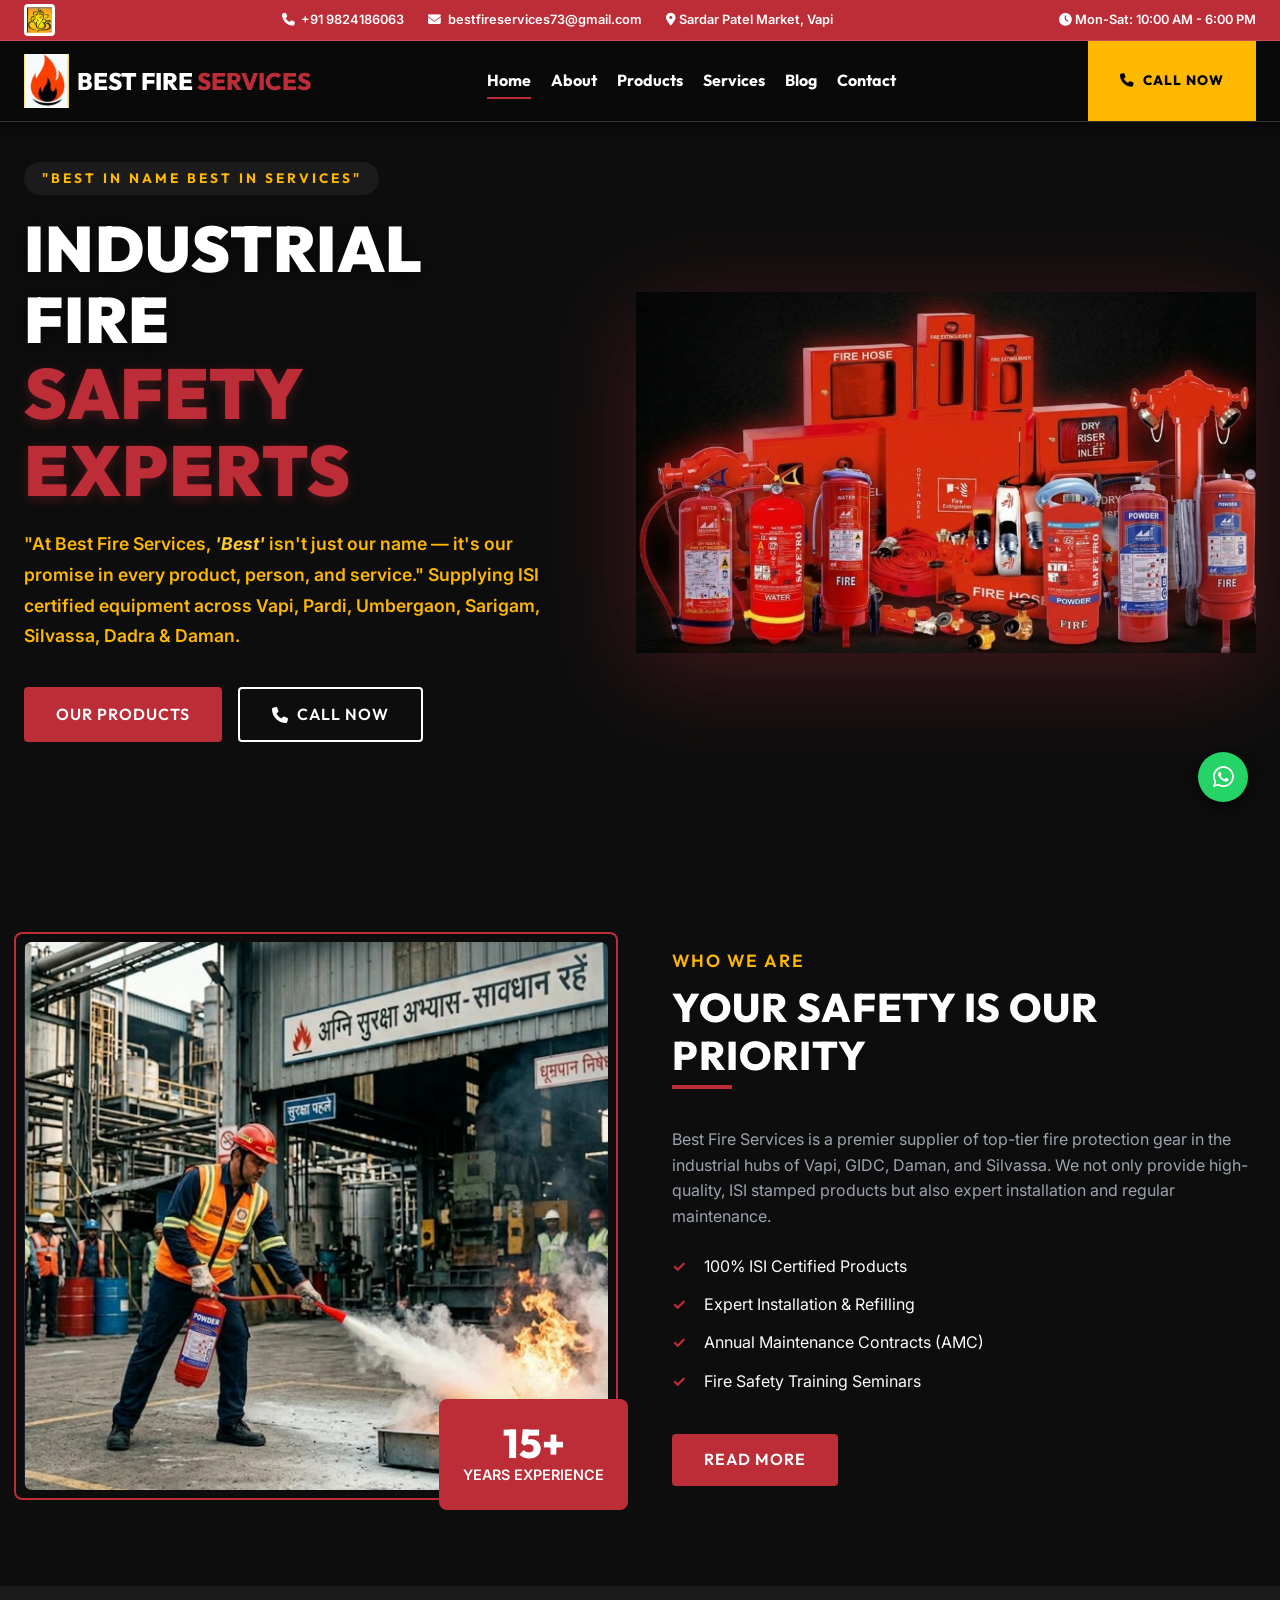
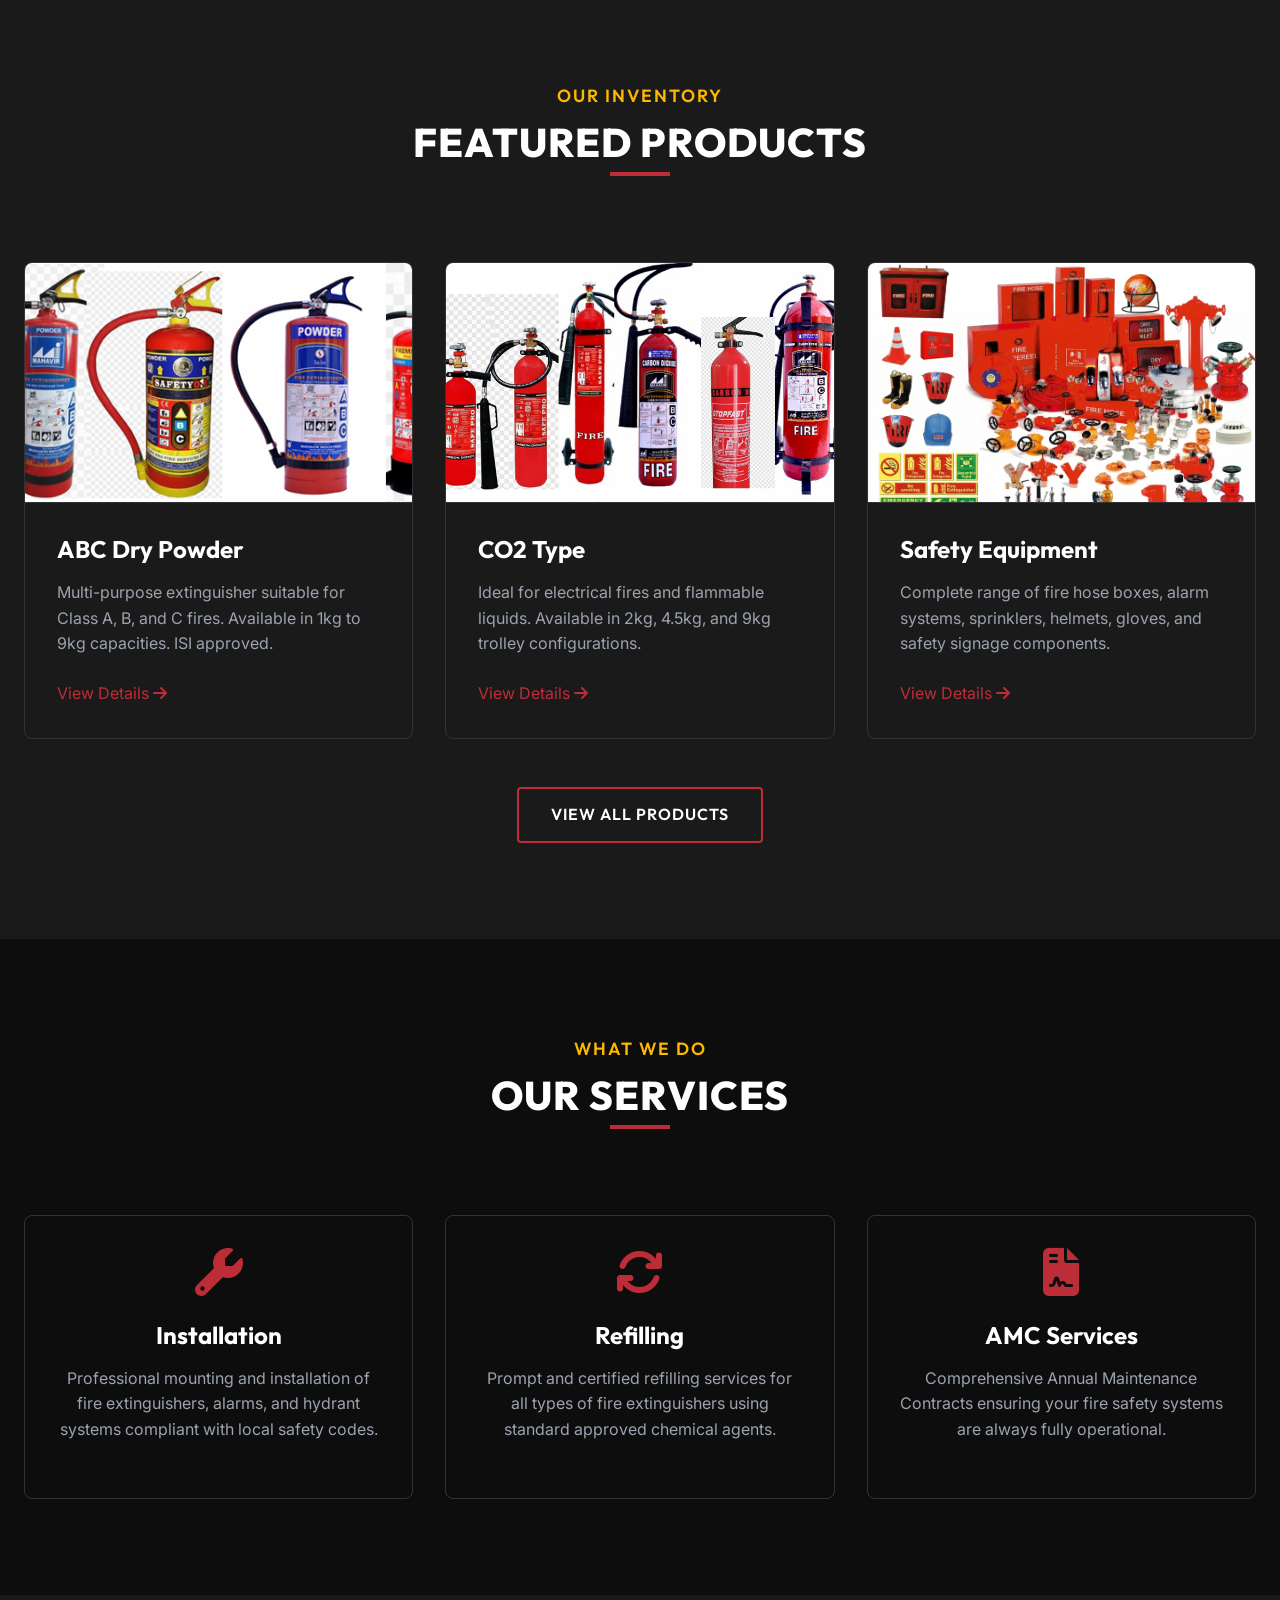
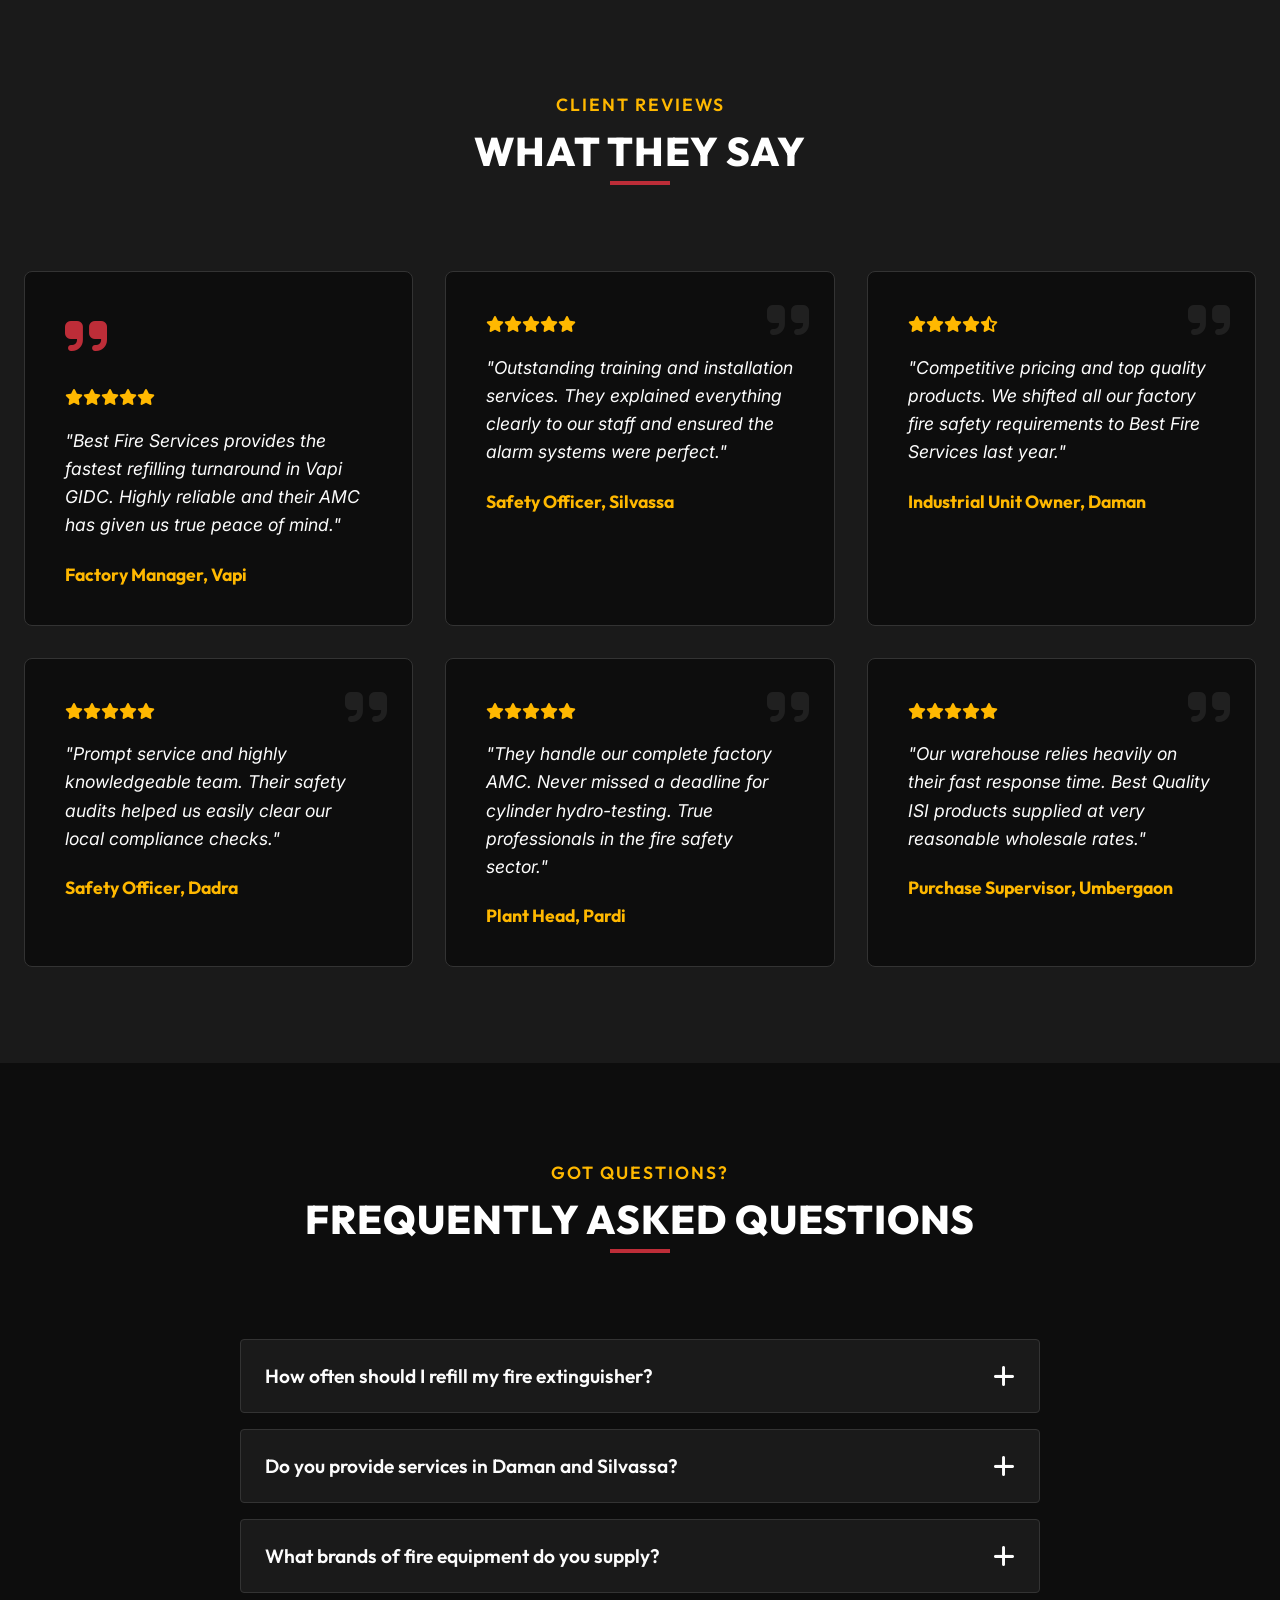
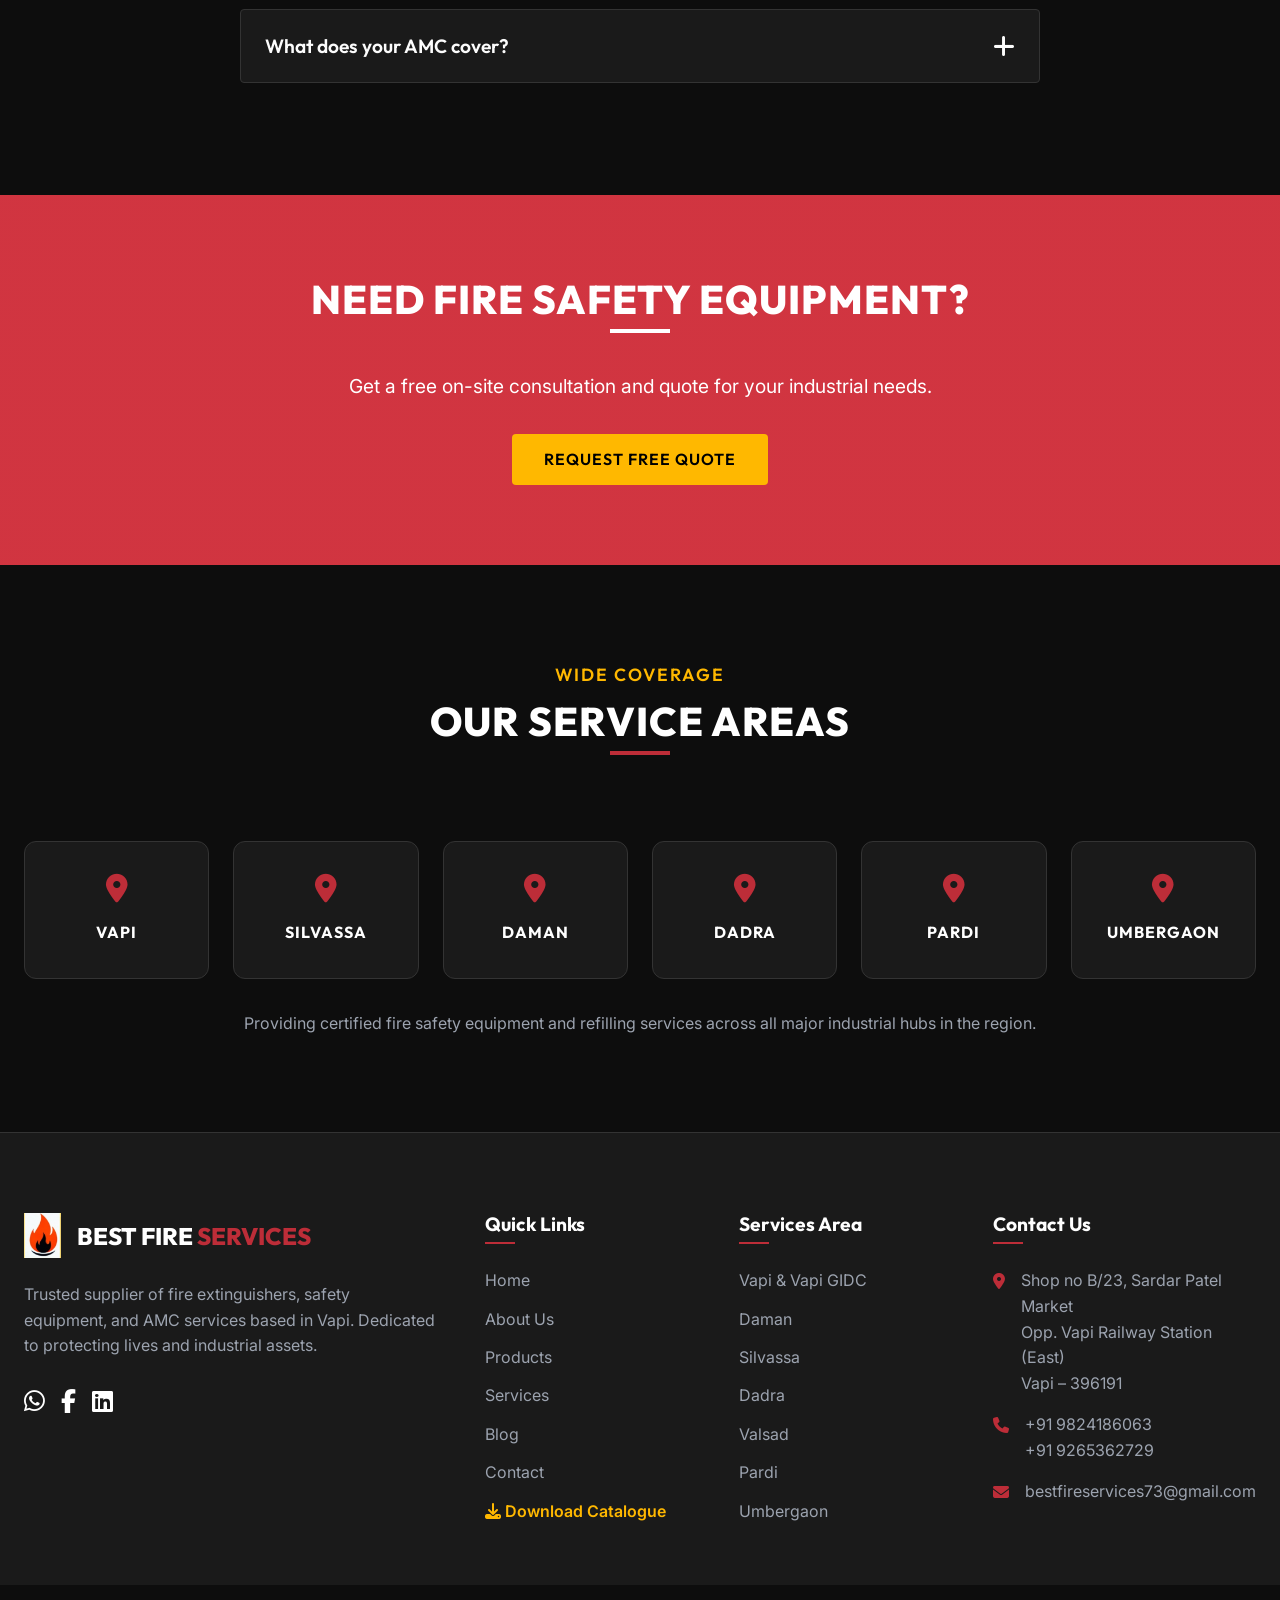
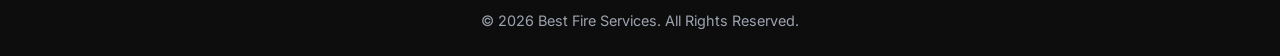
<file: index.html>
<!DOCTYPE html>
<html lang="en">

<head>
    <meta charset="UTF-8">
    <meta name="viewport" content="width=device-width, initial-scale=1.0">
    <meta http-equiv="X-UA-Compatible" content="ie=edge">

    <!-- Primary Meta Tags -->
    <title>Best Fire Services | ABC, CO2 & Fire Extinguisher Supplier & Refilling in Vapi, Silvassa, Daman</title>
    <meta name="title"
        content="Best Fire Services | ABC, CO2 & Fire Extinguisher Supplier & Refilling in Vapi, Silvassa, Daman">
    <meta name="description"
        content="Certified fire extinguisher supplier and refilling services. Serving Vapi, Silvassa, Daman, Dadra, Pardi, and Umbergaon. We stock ABC (2kg, 5kg, 9kg), CO2 (4.5kg, 9kg), Foam 9L, Trolleys, and Accessories.">

    <!-- Open Graph / Facebook -->
    <meta property="og:type" content="website">
    <meta property="og:url" content="https://bestfireservices.in/">
    <meta property="og:title"
        content="Best Fire Services | ABC, CO2 & Fire Extinguisher Supplier & Refilling in Vapi, Silvassa, Daman">
    <meta property="og:description"
        content="Certified fire extinguisher supplier and refilling services. Serving Vapi, Silvassa, Daman, Dadra, Pardi, and Umbergaon. We stock ABC (2kg, 5kg, 9kg), CO2 (4.5kg, 9kg), Foam 9L, Trolleys, and Accessories.">
    <meta property="og:image"
        content="https://images.unsplash.com/photo-1544976766-2615fed2b047?ixlib=rb-4.0.3&auto=format&fit=crop&w=1200&q=80">

    <!-- Schema.org for Fire Protection Service -->
    <script type="application/ld+json">
    {
      "@context": "https://schema.org",
      "@type": "FireProtectionService",
      "name": "Best Fire Services",
      "image": "https://bestfireservices.in/logo.png",
      "url": "https://bestfireservices.in",
      "telephone": "+919824186063",
      "address": {
        "@type": "PostalAddress",
        "streetAddress": "Shop no B/23, Sardar Patel Market, Opp. Vapi Railway Station (East)",
        "addressLocality": "Vapi",
        "addressRegion": "Gujarat",
        "postalCode": "396191",
        "addressCountry": "IN"
      },
      "areaServed": [
        {"@type": "City", "name": "Vapi"},
        {"@type": "City", "name": "Silvassa"},
        {"@type": "City", "name": "Daman"},
        {"@type": "City", "name": "Dadra"},
        {"@type": "City", "name": "Pardi"},
        {"@type": "City", "name": "Umbergaon"}
      ],
      "hasOfferCatalog": {
        "@type": "OfferCatalog",
        "name": "Fire Safety Services & Supply",
        "itemListElement": [
          {
            "@type": "Offer",
            "itemOffered": {
              "@type": "Service",
              "name": "ABC Powder Fire Extinguishers (2kg, 4kg,6kg, 9kg) Supply & Refilling"
            }
          },
          {
            "@type": "Offer",
            "itemOffered": {
              "@type": "Service",
              "name": "CO2 Fire Extinguishers (4.5kg, 9kg) Supply & Refilling"
            }
          },
          {
            "@type": "Offer",
            "itemOffered": {
              "@type": "Service",
              "name": "Mechanical Foam 9L Fire Extinguisher Supply & Refilling"
            }
          },
          {
            "@type": "Offer",
            "itemOffered": {
              "@type": "Service",
              "name": "Fire Extinguisher Trolleys ,SVA Extinguishers ,clean agents fire extinguisher & Fire Safety Accessories"
            }
          }
        ]
      }
    }
    </script>

    <link rel="manifest" href="/manifest.json">
    <link rel="icon" type="image/png" href="/assets/images/logo.png">
    <link rel="apple-touch-icon" href="/assets/images/logo.png">

    <!-- FontAwesome for Icons -->
    <link rel="stylesheet" href="https://cdnjs.cloudflare.com/ajax/libs/font-awesome/6.4.0/css/all.min.css">

    <!-- CSS -->
    <link rel="stylesheet" href="/css/style.css">
</head>

<body>

    <!-- Preloader -->
    <div id="preloader">
        <div class="loader"></div>
    </div>

    <!-- Global Sticky Wrapper -->
    <div class="sticky-wrapper">
        <!-- Topbar -->
        <div class="topbar">
            <div class="container topbar-inner"
                style="display: flex; justify-content: space-between; align-items: center; width: 100%;">
                <div class="topbar-left">
                    <div class="auspicious-symbol-wrapper">
                        <img src="/assets/images/ganesha_om.png" alt="Auspicious Symbol" class="auspicious-symbol">
                    </div>
                </div>

                <div class="topbar-center" style="display: flex; gap: 1.5rem; justify-content: center; flex: 1;">
                    <div class="topbar-item">
                        <a href="tel:+919824186063"><i class="icon-phone"></i> +91 9824186063</a>
                    </div>
                    <div class="topbar-item">
                        <a href="mailto:bestfireservices73@gmail.com"><i class="icon-email"></i>
                            bestfireservices73@gmail.com</a>
                    </div>
                    <div class="topbar-item">
                        <span><i class="icon-location"></i> Sardar Patel Market, Vapi</span>
                    </div>
                </div>

                <div class="topbar-right">
                    <div class="topbar-item">
                        <span><i class="icon-clock"></i> Mon-Sat: 10:00 AM - 6:00 PM</span>
                    </div>
                </div>
            </div>
        </div>

        <!-- Header / Navbar -->
        <header class="header">
            <div class="container nav-container">
                <a href="/" class="logo">
                    <img src="/assets/images/logo.png" alt="Best Fire Services Logo" width="45" height="45">
                    <div class="logo-text">Best Fire <span>Services</span></div>
                </a>

                <nav class="nav-menu">
                    <a href="index.html" class="nav-link">Home</a>
                    <a href="about.html" class="nav-link">About</a>
                    <a href="products.html" class="nav-link">Products</a>
                    <a href="services.html" class="nav-link">Services</a>
                    <a href="blog.html" class="nav-link">Blog</a>
                    <a href="contact.html" class="nav-link">Contact</a>

                    <!-- Mobile Only Contact Info -->
                    <div class="mobile-contact-info">
                        <a href="tel:+919824186063" class="mobile-contact-item"><i class="icon-phone"></i> +91
                            9824186063</a>
                        <a href="mailto:bestfireservices73@gmail.com" class="mobile-contact-item"><i
                                class="icon-email"></i> bestfireservices73@gmail.com</a>
                        <div class="mobile-contact-item"><i class="icon-location"></i> Sardar Patel Market, Vapi</div>
                        <div class="mobile-social-drawer">
                            <a href="https://wa.me/919824186063" target="_blank"><i class="icon-whatsapp"></i></a>
                            <a href="#"><i class="icon-facebook"></i></a>
                            <a href="#"><i class="icon-linkedin"></i></a>
                        </div>
                    </div>
                </nav>

                <div class="nav-actions">
                    <a href="tel:+919824186063" class="btn btn-secondary btn-call-header">
                        <i class="icon-phone"></i>
                        <span>CALL NOW</span>
                    </a>
                    <button class="hamburger">
                        <i class="icon-menu"></i>
                    </button>
                </div>
            </div>
        </header>
    </div>

    <!-- Mobile Menu Overlay -->
    <div class="menu-overlay"></div>
    <!-- Hero Section -->
    <section class="hero hero-centered">
        <div class="hero-bg"></div>
        <div class="container hero-container">
            <div class="hero-split-wrapper">
                <div class="hero-center-content reveal">
                    <span class="section-subtitle hero-label">"BEST IN NAME BEST IN SERVICES"</span>
                    <h1 class="hero-title hero-title-dark">INDUSTRIAL FIRE<br><span class="hero-title-accent">SAFETY
                            EXPERTS</span></h1>
                    <p class="hero-desc hero-desc-dark">"At Best Fire Services, <em>'Best'</em> isn't just our name
                        &mdash; it's our promise in every product, person, and service." Supplying ISI certified
                        equipment across Vapi, Pardi, Umbergaon, Sarigam, Silvassa, Dadra &amp; Daman.</p>
                    <div class="hero-buttons hero-buttons-center">
                        <a href="products.html" class="btn btn-primary">Our Products</a>
                        <a href="tel:+919824186063" class="btn btn-hero-call"><i class="fa-solid fa-phone"></i> Call
                            Now</a>
                    </div>
                </div>
                <div class="hero-showcase-side reveal">
                    <img src="/assets/images/hero_products_showcase1.jpg"
                        alt="Best Fire Services - Complete Fire Safety Equipment Range" class="hero-showcase-img"
                        width="600" height="400" fetchpriority="high">
                </div>
            </div>
        </div>
    </section>


    <!-- About Snippet -->
    <section class="section about-section">
        <div class="container about-grid reveal">
            <div class="about-img-wrapper">
                <div class="about-shape"></div>
                <img src="/assets/images/hero_bg_fire_drill11.png" alt="Fire Safety Drill" class="about-img"
                    loading="lazy">
                <div class="stat-box">
                    <span class="stat-number">15+</span>
                    <span class="stat-text">Years Experience</span>
                </div>
            </div>

            <div class="about-content">
                <span class="section-subtitle">Who We Are</span>
                <h2 class="section-title">Your Safety Is Our Priority</h2>
                <p class="text-muted">Best Fire Services is a premier supplier of top-tier fire protection gear in the
                    industrial hubs of Vapi, GIDC, Daman, and Silvassa. We not only provide high-quality, ISI stamped
                    products but also expert installation and regular maintenance.</p>

                <ul class="check-list">
                    <li>100% ISI Certified Products</li>
                    <li>Expert Installation & Refilling</li>
                    <li>Annual Maintenance Contracts (AMC)</li>
                    <li>Fire Safety Training Seminars</li>
                </ul>

                <a href="about.html" class="btn btn-primary" style="margin-top: 1rem;">Read More</a>
            </div>
        </div>
    </section>

    <!-- Featured Products -->
    <section class="section bg-surface" style="background-color: var(--surface-color);">
        <div class="container">
            <div class="text-center reveal">
                <span class="section-subtitle">Our Inventory</span>
                <h2 class="section-title center">Featured Products</h2>
            </div>

            <div class="grid-3 reveal" style="margin-top: 3rem;">
                <div class="card">
                    <img src="/assets/images/abc_extinguisher.png" alt="ABC Dry Powder" class="card-img" loading="lazy">
                    <div class="card-content">
                        <h3 class="card-title">ABC Dry Powder</h3>
                        <p class="card-desc">Multi-purpose extinguisher suitable for Class A, B, and C fires. Available
                            in 1kg to 9kg capacities. ISI approved.</p>
                        <a href="products.html" class="text-primary font-weight-bold">View Details <i
                                class="icon-arrow-right"></i></a>
                    </div>
                </div>

                <div class="card">
                    <img src="/assets/images/co2_extinguisher.png" alt="CO2 Type Extinguisher" class="card-img"
                        loading="lazy">
                    <div class="card-content">
                        <h3 class="card-title">CO2 Type</h3>
                        <p class="card-desc">Ideal for electrical fires and flammable liquids. Available in 2kg, 4.5kg,
                            and 9kg trolley configurations.</p>
                        <a href="products.html" class="text-primary font-weight-bold">View Details <i
                                class="icon-arrow-right"></i></a>
                    </div>
                </div>

                <div class="card">
                    <img src="/assets/images/ancillary_equipment_v2.png" alt="Fire Safety & Ancillary Gear"
                        class="card-img" loading="lazy">
                    <div class="card-content">
                        <h3 class="card-title">Safety Equipment</h3>
                        <p class="card-desc">Complete range of fire hose boxes, alarm systems, sprinklers, helmets,
                            gloves, and safety signage components.</p>
                        <a href="products.html" class="text-primary font-weight-bold">View Details <i
                                class="icon-arrow-right"></i></a>
                    </div>
                </div>
            </div>

            <div class="text-center" style="margin-top: 3rem;">
                <a href="products.html" class="btn btn-outline">View All Products</a>
            </div>
        </div>
    </section>

    <!-- Featured Services -->
    <section class="section">
        <div class="container">
            <div class="text-center reveal">
                <span class="section-subtitle">What We Do</span>
                <h2 class="section-title center">Our Services</h2>
            </div>

            <div class="grid-3 reveal" style="margin-top: 3rem;">
                <div class="card text-center" style="background: var(--bg-color);">
                    <div class="card-content">
                        <i class="icon-installation card-icon"></i>
                        <h3 class="card-title">Installation</h3>
                        <p class="card-desc">Professional mounting and installation of fire extinguishers, alarms, and
                            hydrant systems compliant with local safety codes.</p>
                    </div>
                </div>

                <div class="card text-center" style="background: var(--bg-color);">
                    <div class="card-content">
                        <i class="icon-refilling card-icon"></i>
                        <h3 class="card-title">Refilling</h3>
                        <p class="card-desc">Prompt and certified refilling services for all types of fire extinguishers
                            using standard approved chemical agents.</p>
                    </div>
                </div>

                <div class="card text-center" style="background: var(--bg-color);">
                    <div class="card-content">
                        <i class="icon-amc card-icon"></i>
                        <h3 class="card-title">AMC Services</h3>
                        <p class="card-desc">Comprehensive Annual Maintenance Contracts ensuring your fire safety
                            systems are always fully operational.</p>
                    </div>
                </div>
            </div>
        </div>
    </section>

    <!-- Testimonials -->
    <section class="section testimonials-section">
        <div class="container">
            <div class="text-center reveal">
                <span class="section-subtitle">Client Reviews</span>
                <h2 class="section-title center">What They Say</h2>
            </div>

            <div class="grid-3 reveal" style="margin-top: 3rem;">
                <!-- Review 1 -->
                <div class="testimonial-card">
                    <i class="icon-testimonial card-icon"></i>
                    <div class="stars">
                        <i class="icon-star"></i><i class="icon-star"></i><i class="icon-star"></i><i
                            class="icon-star"></i><i class="icon-star"></i>
                    </div>
                    <p class="testimonial-text">"Best Fire Services provides the fastest refilling turnaround in Vapi
                        GIDC. Highly reliable and their AMC has given us true peace of mind."</p>
                    <div class="testimonial-author">
                        <div class="author-info">
                            <h4 class="text-secondary">Factory Manager, Vapi</h4>
                        </div>
                    </div>
                </div>

                <!-- Review 2 -->
                <div class="testimonial-card">
                    <i class="fa-solid fa-quote-right quote-icon"></i>
                    <div class="stars">
                        <i class="fa-solid fa-star"></i><i class="fa-solid fa-star"></i><i
                            class="fa-solid fa-star"></i><i class="fa-solid fa-star"></i><i
                            class="fa-solid fa-star"></i>
                    </div>
                    <p class="testimonial-text">"Outstanding training and installation services. They explained
                        everything clearly to our staff and ensured the alarm systems were perfect."</p>
                    <div class="testimonial-author">
                        <div class="author-info">
                            <h4 class="text-secondary">Safety Officer, Silvassa</h4>
                        </div>
                    </div>
                </div>

                <!-- Review 3 -->
                <div class="testimonial-card">
                    <i class="fa-solid fa-quote-right quote-icon"></i>
                    <div class="stars">
                        <i class="fa-solid fa-star"></i><i class="fa-solid fa-star"></i><i
                            class="fa-solid fa-star"></i><i class="fa-solid fa-star"></i><i
                            class="fa-solid fa-star-half-stroke"></i>
                    </div>
                    <p class="testimonial-text">"Competitive pricing and top quality products. We shifted all our
                        factory fire safety requirements to Best Fire Services last year."</p>
                    <div class="testimonial-author">
                        <div class="author-info">
                            <h4 class="text-secondary">Industrial Unit Owner, Daman</h4>
                        </div>
                    </div>
                </div>

                <!-- Review 4 -->
                <div class="testimonial-card">
                    <i class="fa-solid fa-quote-right quote-icon"></i>
                    <div class="stars">
                        <i class="fa-solid fa-star"></i><i class="fa-solid fa-star"></i><i
                            class="fa-solid fa-star"></i><i class="fa-solid fa-star"></i><i
                            class="fa-solid fa-star"></i>
                    </div>
                    <p class="testimonial-text">"Prompt service and highly knowledgeable team. Their safety audits
                        helped us easily clear our local compliance checks."</p>
                    <div class="testimonial-author">
                        <div class="author-info">
                            <h4 class="text-secondary">Safety Officer, Dadra</h4>
                        </div>
                    </div>
                </div>

                <!-- Review 5 -->
                <div class="testimonial-card">
                    <i class="fa-solid fa-quote-right quote-icon"></i>
                    <div class="stars">
                        <i class="fa-solid fa-star"></i><i class="fa-solid fa-star"></i><i
                            class="fa-solid fa-star"></i><i class="fa-solid fa-star"></i><i
                            class="fa-solid fa-star"></i>
                    </div>
                    <p class="testimonial-text">"They handle our complete factory AMC. Never missed a deadline for
                        cylinder hydro-testing. True professionals in the fire safety sector."</p>
                    <div class="testimonial-author">
                        <div class="author-info">
                            <h4 class="text-secondary">Plant Head, Pardi</h4>
                        </div>
                    </div>
                </div>

                <!-- Review 6 -->
                <div class="testimonial-card">
                    <i class="fa-solid fa-quote-right quote-icon"></i>
                    <div class="stars">
                        <i class="fa-solid fa-star"></i><i class="fa-solid fa-star"></i><i
                            class="fa-solid fa-star"></i><i class="fa-solid fa-star"></i><i
                            class="fa-solid fa-star"></i>
                    </div>
                    <p class="testimonial-text">"Our warehouse relies heavily on their fast response time. Best Quality
                        ISI products supplied at very reasonable wholesale rates."</p>
                    <div class="testimonial-author">
                        <div class="author-info">
                            <h4 class="text-secondary">Purchase Supervisor, Umbergaon</h4>
                        </div>
                    </div>
                </div>
            </div>
        </div>
    </section>

    <!-- FAQ Section -->
    <section class="section">
        <div class="container reveal">
            <div class="text-center">
                <span class="section-subtitle">Got Questions?</span>
                <h2 class="section-title center">Frequently Asked Questions</h2>
            </div>

            <div class="faq-container" style="margin-top: 3rem;">
                <div class="faq-item">
                    <button class="faq-question">
                        How often should I refill my fire extinguisher?
                        <i class="icon-faq-plus icon"></i>
                    </button>
                    <div class="faq-answer">
                        <p>Most fire extinguishers should be inspected annually. Refilling is required immediately after
                            any use, or based on the manufacturer's hydrostatic test intervals (usually every 1 yr
                            depending on the type).</p>
                    </div>
                </div>

                <div class="faq-item">
                    <button class="faq-question">
                        Do you provide services in Daman and Silvassa?
                        <i class="icon-faq-plus icon"></i>
                    </button>
                    <div class="faq-answer">
                        <p>Yes, our primary service area includes Vapi, Vapi GIDC, Daman, Silvassa, Dadra, Valsad,
                            Pardi, and Umbergaon.</p>
                    </div>
                </div>

                <div class="faq-item">
                    <button class="faq-question">
                        What brands of fire equipment do you supply?
                        <i class="icon-faq-plus icon"></i>
                    </button>
                    <div class="faq-answer">
                        <p>We supply top industry brands including Mahavir, Stopfast, Safire, Safepro, Safetyone, and
                            Kanex. All equipment is ISI certified for guaranteed compliance and safety.</p>
                    </div>
                </div>

                <div class="faq-item">
                    <button class="faq-question">
                        What does your AMC cover?
                        <i class="icon-faq-plus icon"></i>
                    </button>
                    <div class="faq-answer">
                        <p>Our Annual Maintenance Contract covers routine visual inspections, functional testing,
                            refilling coordination, reporting, and priority response for any fire safety equipment
                            malfunctions.</p>
                    </div>
                </div>
            </div>
        </div>
    </section>

    <!-- CTA Quote Section -->
    <section class="cta-section reveal">
        <div class="container">
            <h2 class="section-title center">Need Fire Safety Equipment?</h2>
            <p style="font-size: 1.2rem; margin-bottom: 2rem;">Get a free on-site consultation and quote for your
                industrial needs.</p>
            <a href="contact.html" class="btn btn-primary"
                style="background-color: var(--secondary-color); color: var(--black);">Request Free Quote</a>
        </div>
    </section>

    <!-- Areas We Serve Section -->
    <section class="section service-areas-minimal">
        <div class="container text-center reveal">
            <span class="section-subtitle">Wide Coverage</span>
            <h2 class="section-title center">Our Service Areas</h2>
            <div class="service-areas-grid">
                <div class="area-item"><i class="icon-location"></i> <span>Vapi</span></div>
                <div class="area-item"><i class="icon-location"></i> <span>Silvassa</span></div>
                <div class="area-item"><i class="icon-location"></i> <span>Daman</span></div>
                <div class="area-item"><i class="icon-location"></i> <span>Dadra</span></div>
                <div class="area-item"><i class="icon-location"></i> <span>Pardi</span></div>
                <div class="area-item"><i class="icon-location"></i> <span>Umbergaon</span></div>
            </div>
            <p class="text-muted" style="margin-top: 2rem; max-width: 800px; margin-left: auto; margin-right: auto;">
                Providing certified fire safety equipment and refilling services across all major industrial hubs in the
                region.</p>
        </div>
    </section>

    <!-- Footer -->
    <footer class="footer">
        <div class="container">
            <div class="footer-grid">
                <div class="footer-col reveal">
                    <a href="/" class="logo" style="margin-bottom: 1.5rem;">
                        <img src="/assets/images/logo.png" alt="Best Fire Services Logo"
                            style="height: 45px; width: auto; margin-right: 0.5rem;">
                        <div>Best Fire <span>Services</span></div>
                    </a>
                    <p class="footer-desc">Trusted supplier of fire extinguishers, safety equipment, and AMC services
                        based in Vapi. Dedicated to protecting lives and industrial assets.</p>
                    <div class="topbar-social" style="display: flex; gap: 1rem;">
                        <a href="https://wa.me/919824186063" target="_blank"
                            style="color: var(--white); font-size: 1.5rem;"><i class="icon-whatsapp"></i></a>
                        <a href="#" style="color: var(--white); font-size: 1.5rem;"><i class="icon-facebook"></i></a>
                        <a href="#" style="color: var(--white); font-size: 1.5rem;"><i class="icon-linkedin"></i></a>
                    </div>
                </div>

                <div class="footer-col reveal">
                    <h3>Quick Links</h3>
                    <ul class="footer-links">
                        <li><a href="index.html">Home</a></li>
                        <li><a href="about.html">About Us</a></li>
                        <li><a href="products.html">Products</a></li>
                        <li><a href="services.html">Services</a></li>
                        <li><a href="blog.html">Blog</a></li>
                        <li><a href="contact.html">Contact</a></li>
                        <li><a href="about.html#downloads" style="color: var(--secondary-color); font-weight: 600;"><i
                                    class="icon-download" style="margin-right: 0.3rem;"></i>Download
                                Catalogue</a></li>
                    </ul>
                </div>

                <div class="footer-col reveal">
                    <h3>Services Area</h3>
                    <ul class="footer-links">
                        <li><a href="#">Vapi & Vapi GIDC</a></li>
                        <li><a href="#">Daman</a></li>
                        <li><a href="#">Silvassa</a></li>
                        <li><a href="#">Dadra</a></li>
                        <li><a href="#">Valsad</a></li>
                        <li><a href="#">Pardi</a></li>
                        <li><a href="#">Umbergaon</a></li>
                    </ul>
                </div>

                <div class="footer-col reveal">
                    <h3>Contact Us</h3>
                    <ul class="footer-contact">
                        <li>
                            <i class="icon-location icon"></i>
                            <span>Shop no B/23, Sardar Patel Market<br>Opp. Vapi Railway Station (East)<br>Vapi –
                                396191</span>
                        </li>
                        <li>
                            <i class="icon-phone icon"></i>
                            <span>+91 9824186063<br>+91 9265362729</span>
                        </li>
                        <li>
                            <i class="icon-email icon"></i>
                            <span>bestfireservices73@gmail.com</span>
                        </li>
                    </ul>
                </div>
            </div>
        </div>

        <div class="footer-bottom">
            <div class="container">
                <p>&copy; 2026 Best Fire Services. All Rights Reserved.</p>
            </div>
        </div>
    </footer>

    <!-- Floating Actions -->
    <div class="floating-actions">
        <a href="https://wa.me/919824186063" target="_blank" class="fab fab-whatsapp" aria-label="Chat on WhatsApp">
            <i class="icon-whatsapp"></i>
        </a>
        <a href="#" class="fab fab-up" aria-label="Back to Top">
            <i class="icon-up-arrow"></i>
        </a>
    </div>

    <!-- Sticky Mobile Call Button -->
    <a href="tel:+919824186063" class="sticky-mobile-call">
        <i class="icon-phone"></i> CALL NOW
    </a>

    <!-- Scripts -->
    <script src="/js/script.js"></script>
</body>

</html>
</file>
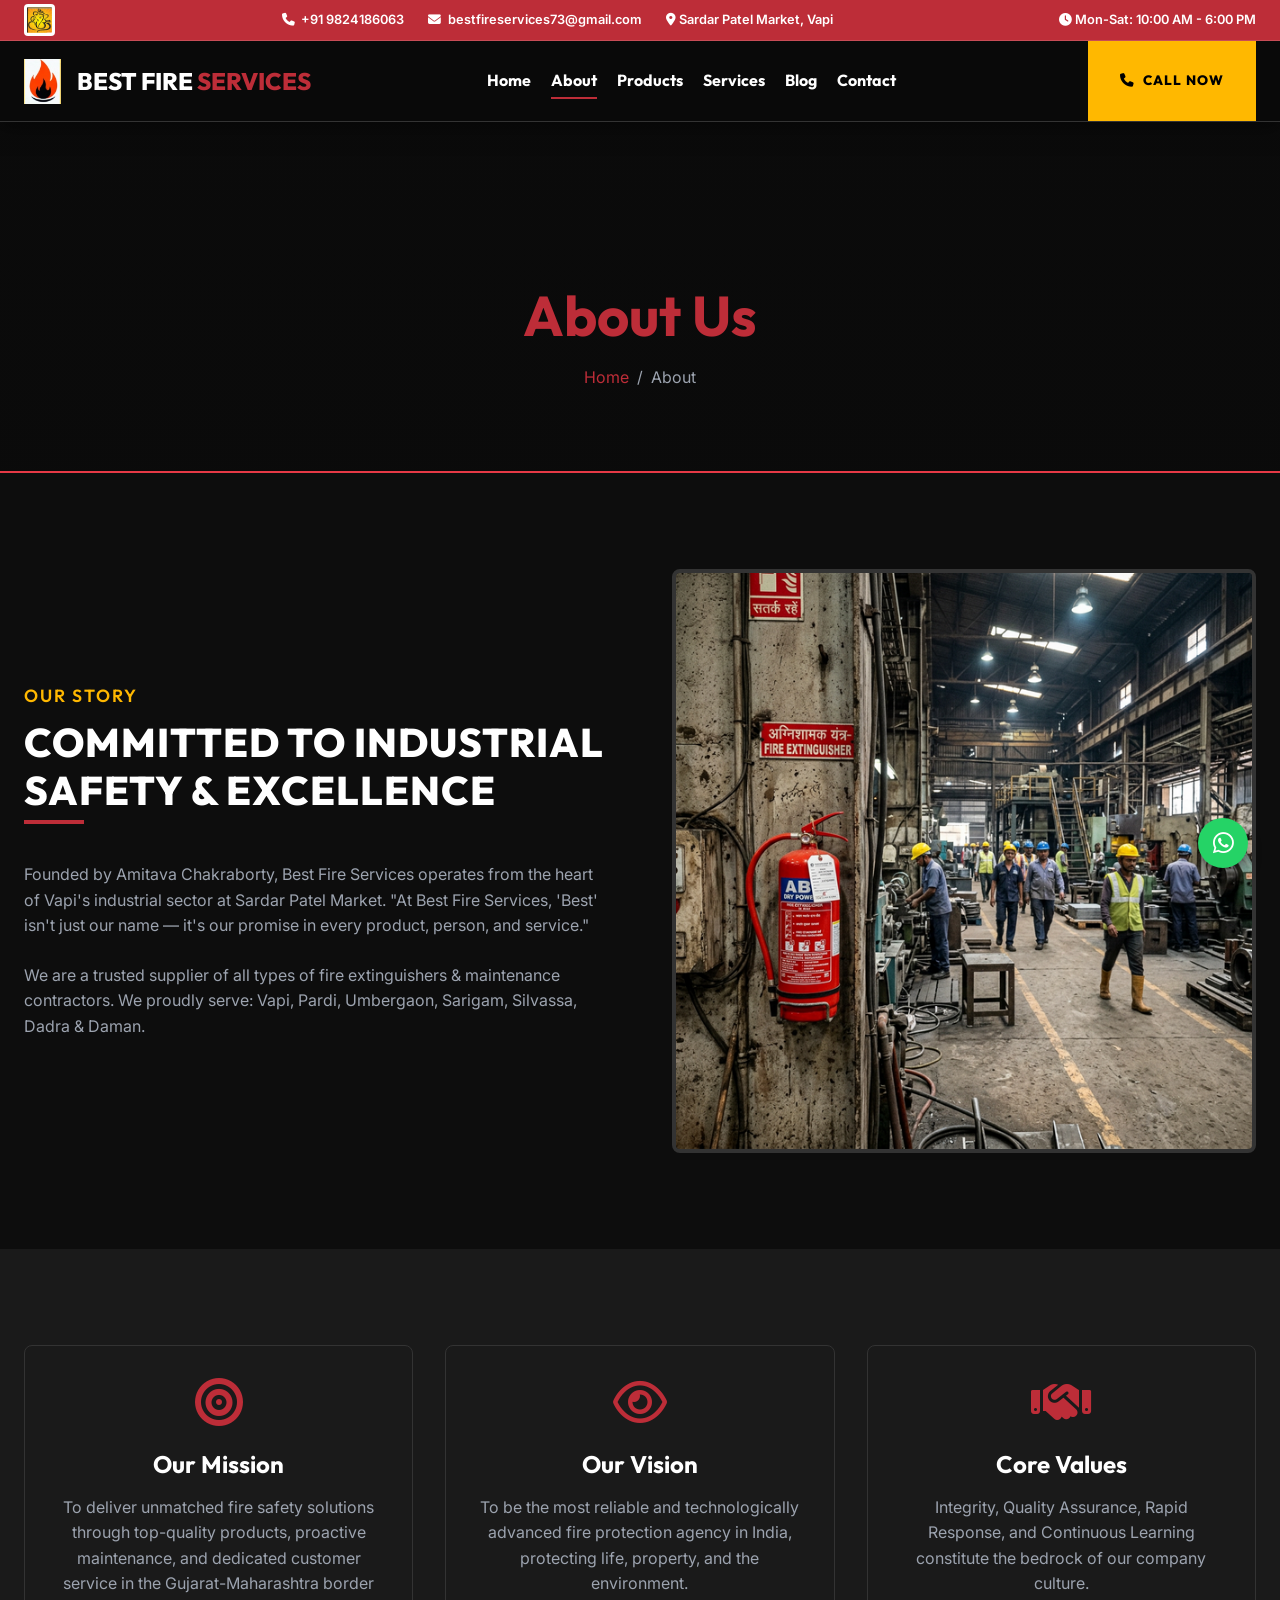
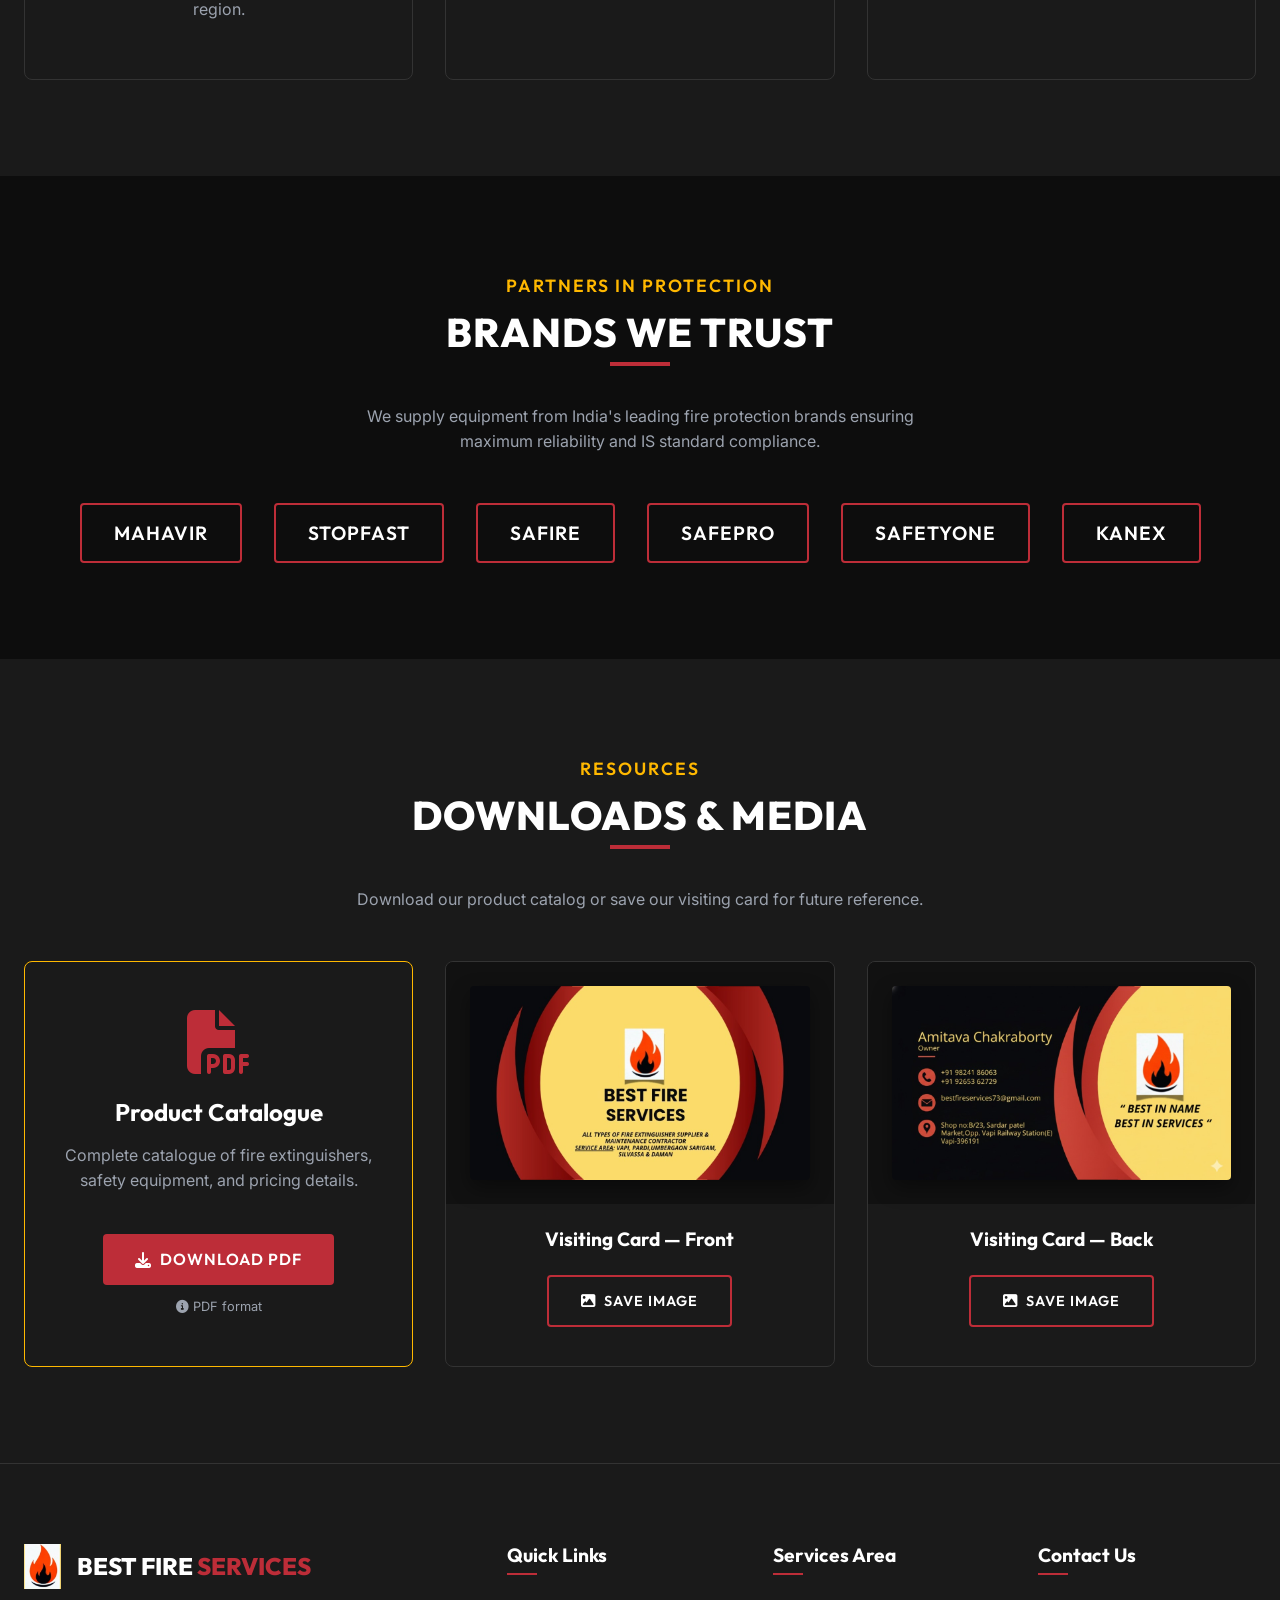
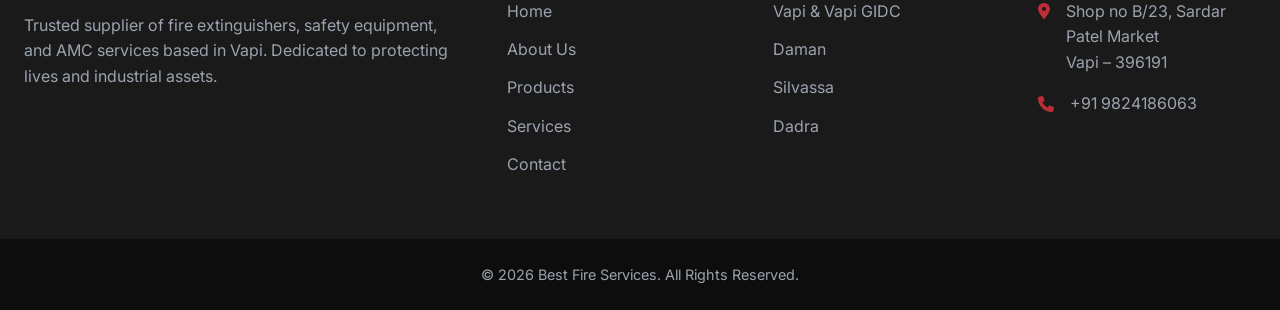
<file: about.html>
<!DOCTYPE html>
<html lang="en">

<head>
    <meta charset="UTF-8">
    <meta name="viewport" content="width=device-width, initial-scale=1.0">
    <title>About Us | Best Fire Services Vapi</title>
    <meta name="description"
        content="Learn more about Best Fire Services. We are Vapi's leading provider of ISI certified fire safety equipment, installation, and AMC services.">
    <link rel="stylesheet" href="https://cdnjs.cloudflare.com/ajax/libs/font-awesome/6.4.0/css/all.min.css">
    <link rel="stylesheet" href="/css/style.css">
<link rel="icon" type="image/png" href="/assets/images/logo.png">
    <link rel="apple-touch-icon" href="/assets/images/logo.png">
</head>

<body>

    <!-- Global Sticky Wrapper -->
    <div class="sticky-wrapper">
    <!-- Topbar -->
            <div class="topbar">
        <div class="container topbar-inner" style="display: flex; justify-content: space-between; align-items: center; width: 100%;">
            <div class="topbar-left">
                <div class="auspicious-symbol-wrapper">
                    <img src="/assets/images/ganesha_om.png" alt="Auspicious Symbol" class="auspicious-symbol">
                </div>
            </div>
            
            <div class="topbar-center" style="display: flex; gap: 1.5rem; justify-content: center; flex: 1;">
                <div class="topbar-item">
                    <a href="tel:+919824186063"><i class="icon-phone"></i> +91 9824186063</a>
                </div>
                <div class="topbar-item">
                    <a href="mailto:bestfireservices73@gmail.com"><i class="icon-email"></i> bestfireservices73@gmail.com</a>
                </div>
                <div class="topbar-item">
                    <span><i class="icon-location"></i> Sardar Patel Market, Vapi</span>
                </div>
            </div>

            <div class="topbar-right">
                <div class="topbar-item">
                    <span><i class="icon-clock"></i> Mon-Sat: 10:00 AM - 6:00 PM</span>
                </div>
            </div>
        </div>
    </div>

    <!-- Header / Navbar -->
    <header class="header">
        <div class="container nav-container">
            <a href="/" class="logo">
                <img src="/assets/images/logo.png" alt="Best Fire Services Logo"
                    style="height: 45px; width: auto; margin-right: 0.5rem;">
                <div>BEST FIRE <span>SERVICES</span></div>
            </a>

            <nav class="nav-menu">
                <a href="index.html" class="nav-link">Home</a>
                <a href="about.html" class="nav-link active">About</a>
                <a href="products.html" class="nav-link">Products</a>
                <a href="services.html" class="nav-link">Services</a>
                <a href="blog.html" class="nav-link">Blog</a>
                <a href="contact.html" class="nav-link">Contact</a>

                <!-- Mobile Only Contact Info -->
                <div class="mobile-contact-info">
                    <a href="tel:+919824186063" class="mobile-contact-item"><i class="icon-phone"></i> +91 9824186063</a>
                    <a href="mailto:bestfireservices73@gmail.com" class="mobile-contact-item"><i class="icon-email"></i> bestfireservices73@gmail.com</a>
                    <div class="mobile-contact-item"><i class="icon-location"></i> Sardar Patel Market, Vapi</div>
                    <div class="mobile-social-drawer">
                        <a href="https://wa.me/919824186063" target="_blank"><i class="icon-whatsapp"></i></a>
                        <a href="#"><i class="icon-facebook"></i></a>
                        <a href="#"><i class="icon-linkedin"></i></a>
                    </div>
                </div>
            </nav>

                        <div class="nav-actions">
                <a href="tel:+919824186063" class="btn btn-secondary btn-call-header">
                    <i class="icon-phone"></i>
                    <span>CALL NOW</span>
                </a>
                <button class="hamburger">
                    <i class="icon-menu"></i>
                </button>
            </div>
        </div>
    </header>
    </div>

    <!-- Mobile Menu Overlay -->
    <div class="menu-overlay"></div>
    <!-- Page Header -->
    <section class="page-header">
        <div class="container">
            <h1 class="page-title text-primary">About Us</h1>
            <div class="breadcrumb">
                <a href="index.html">Home</a> <span>/</span> <span>About</span>
            </div>
        </div>
    </section>

    <!-- Company Info -->
    <section class="section">
        <div class="container about-grid reveal">
            <div class="about-content">
                <span class="section-subtitle">Our Story</span>
                <h2 class="section-title">Committed to Industrial Safety & Excellence</h2>
                <p class="text-muted" style="margin-bottom: 1.5rem;">Founded by Amitava Chakraborty, Best Fire Services
                    operates from the heart of Vapi's industrial sector at Sardar Patel Market. "At Best Fire Services,
                    'Best' isn't just our name &mdash; it's our promise in every product, person, and service."</p>
                <p class="text-muted">We are a trusted supplier of all types of fire extinguishers &amp; maintenance
                    contractors. We proudly serve: Vapi, Pardi, Umbergaon, Sarigam, Silvassa, Dadra &amp; Daman.</p>
            </div>
            <div class="about-img-wrapper" style="text-align: right;">
                <img src="/assets/images/our_story_indian.png" alt="Indian Industrial Fire Safety Setup"
                    class="about-img" style="border-radius: 8px; border: 4px solid var(--border-color);">
            </div>
        </div>
    </section>

    <!-- Mission & Vision -->
    <section class="section bg-surface" style="background-color: var(--surface-color);">
        <div class="container grid-3 reveal">
            <div class="card text-center">
                <div class="card-content">
                    <i class="fa-solid fa-bullseye card-icon"></i>
                    <h3 class="card-title">Our Mission</h3>
                    <p class="card-desc">To deliver unmatched fire safety solutions through top-quality products,
                        proactive maintenance, and dedicated customer service in the Gujarat-Maharashtra border region.
                    </p>
                </div>
            </div>
            <div class="card text-center">
                <div class="card-content">
                    <i class="fa-regular fa-eye card-icon"></i>
                    <h3 class="card-title">Our Vision</h3>
                    <p class="card-desc">To be the most reliable and technologically advanced fire protection agency in
                        India, protecting life, property, and the environment.</p>
                </div>
            </div>
            <div class="card text-center">
                <div class="card-content">
                    <i class="fa-solid fa-handshake card-icon"></i>
                    <h3 class="card-title">Core Values</h3>
                    <p class="card-desc">Integrity, Quality Assurance, Rapid Response, and Continuous Learning
                        constitute the bedrock of our company culture.</p>
                </div>
            </div>
        </div>
    </section>

    <!-- Trusted Brands -->
    <section class="section">
        <div class="container text-center reveal">
            <span class="section-subtitle">Partners in Protection</span>
            <h2 class="section-title center">Brands We Trust</h2>
            <p class="text-muted" style="max-width: 600px; margin: 0 auto 3rem;">We supply equipment from India's
                leading fire protection brands ensuring maximum reliability and IS standard compliance.</p>

            <div style="display: flex; justify-content: center; gap: 2rem; flex-wrap: wrap;">
                <span class="btn btn-outline" style="font-size: 1.2rem; cursor: default;">Mahavir</span>
                <span class="btn btn-outline" style="font-size: 1.2rem; cursor: default;">Stopfast</span>
                <span class="btn btn-outline" style="font-size: 1.2rem; cursor: default;">Safire</span>
                <span class="btn btn-outline" style="font-size: 1.2rem; cursor: default;">Safepro</span>
                <span class="btn btn-outline" style="font-size: 1.2rem; cursor: default;">Safetyone</span>
                <span class="btn btn-outline" style="font-size: 1.2rem; cursor: default;">Kanex</span>
            </div>
        </div>
    </section>

    <!-- Downloads & Resources Section -->
    <section id="downloads" class="section bg-surface" style="background-color: var(--surface-color);">
        <div class="container">
            <div class="text-center reveal" style="margin-bottom: 3rem;">
                <span class="section-subtitle">Resources</span>
                <h2 class="section-title center">Downloads & Media</h2>
                <p class="text-muted" style="max-width: 600px; margin: 0 auto;">Download our product catalog or save our
                    visiting card for future reference.</p>
            </div>

            <div class="grid-3 reveal">
                <!-- Catalog PDF Download -->
                <div class="card text-center" id="catalogDownload" style="border-color: var(--secondary-color);">
                    <div class="card-content" style="padding: 3rem 2rem;">
                        <i class="fa-solid fa-file-pdf"
                            style="font-size: 4rem; color: var(--primary-color); margin-bottom: 1.5rem;"></i>
                        <h3 class="card-title">Product Catalogue</h3>
                        <p class="card-desc">Complete catalogue of fire extinguishers, safety equipment, and pricing
                            details.</p>
                        <a href="/assets/downloads/Best_Fire_Services_Catalogue.pdf" download class="btn btn-primary"
                            style="margin-top: 1rem;">
                            <i class="fa-solid fa-download"></i> Download PDF
                        </a>
                        <p class="text-muted" style="font-size: 0.8rem; margin-top: 0.75rem;"><i
                                class="fa-solid fa-circle-info"></i> PDF format</p>
                    </div>
                </div>

                <!-- Visiting Card Front -->
                <div class="card text-center">
                    <div style="padding: 1.5rem; background-color: #111;">
                        <img src="/assets/images/visiting_card_front.jpg" alt="Best Fire Services - Visiting Card Front"
                            style="width: 100%; border-radius: 4px; box-shadow: 0 8px 20px rgba(0,0,0,0.4);">
                    </div>
                    <div class="card-content" style="padding: 1.5rem 2rem;">
                        <h3 class="card-title" style="font-size: 1.2rem;">Visiting Card — Front</h3>
                        <a href="/assets/images/visiting_card_front.jpg" download="Best_Fire_Services_Card_Front.jpg"
                            class="btn btn-outline" style="margin-top: 0.5rem; font-size: 0.9rem;">
                            <i class="fa-solid fa-image"></i> Save Image
                        </a>
                    </div>
                </div>

                <!-- Visiting Card Back -->
                <div class="card text-center">
                    <div style="padding: 1.5rem; background-color: #111;">
                        <img src="/assets/images/visiting_card_back.jpg" alt="Best Fire Services - Visiting Card Back"
                            style="width: 100%; border-radius: 4px; box-shadow: 0 8px 20px rgba(0,0,0,0.4);">
                    </div>
                    <div class="card-content" style="padding: 1.5rem 2rem;">
                        <h3 class="card-title" style="font-size: 1.2rem;">Visiting Card — Back</h3>
                        <a href="/assets/images/visiting_card_back.jpg" download="Best_Fire_Services_Card_Back.jpg"
                            class="btn btn-outline" style="margin-top: 0.5rem; font-size: 0.9rem;">
                            <i class="fa-solid fa-image"></i> Save Image
                        </a>
                    </div>
                </div>
            </div>
        </div>
    </section>

    <!-- Footer -->
    <footer class="footer">
        <div class="container">
            <div class="footer-grid">
                <div class="footer-col reveal">
                    <a href="/" class="logo" style="margin-bottom: 1.5rem;">
                        <img src="/assets/images/logo.png" alt="Best Fire Services Logo"
                            style="height: 45px; width: auto; margin-right: 0.5rem;">
                        <div>Best Fire <span>Services</span></div>
                    </a>
                    <p class="footer-desc">Trusted supplier of fire extinguishers, safety equipment, and AMC services
                        based in Vapi. Dedicated to protecting lives and industrial assets.</p>
                </div>

                <div class="footer-col reveal">
                    <h3>Quick Links</h3>
                    <ul class="footer-links">
                        <li><a href="index.html">Home</a></li>
                        <li><a href="about.html">About Us</a></li>
                        <li><a href="products.html">Products</a></li>
                        <li><a href="services.html">Services</a></li>
                        <li><a href="contact.html">Contact</a></li>
                    </ul>
                </div>

                <div class="footer-col reveal">
                    <h3>Services Area</h3>
                    <ul class="footer-links">
                        <li><a href="#">Vapi & Vapi GIDC</a></li>
                        <li><a href="#">Daman</a></li>
                        <li><a href="#">Silvassa</a></li>
                        <li><a href="#">Dadra</a></li>
                    </ul>
                </div>

                <div class="footer-col reveal">
                    <h3>Contact Us</h3>
                    <ul class="footer-contact">
                        <li>
                            <i class="fa-solid fa-location-dot icon"></i>
                            <span>Shop no B/23, Sardar Patel Market<br>Vapi – 396191</span>
                        </li>
                        <li>
                            <i class="fa-solid fa-phone icon"></i>
                            <span>+91 9824186063</span>
                        </li>
                    </ul>
                </div>
            </div>
        </div>
        <div class="footer-bottom">
            <div class="container">
                <p>&copy; 2026 Best Fire Services. All Rights Reserved.</p>
            </div>
        </div>
    </footer>

    <!-- Floating Actions & Scripts -->
    <div class="floating-actions"><a href="https://wa.me/919824186063" target="_blank" class="fab fab-whatsapp"><i
                class="fa-brands fa-whatsapp"></i></a></div>
    <a href="tel:+919824186063" class="sticky-mobile-call"><i class="fa-solid fa-phone"></i> CALL NOW</a>
    <script src="/js/script.js"></script>
</body>

</html>
</file>
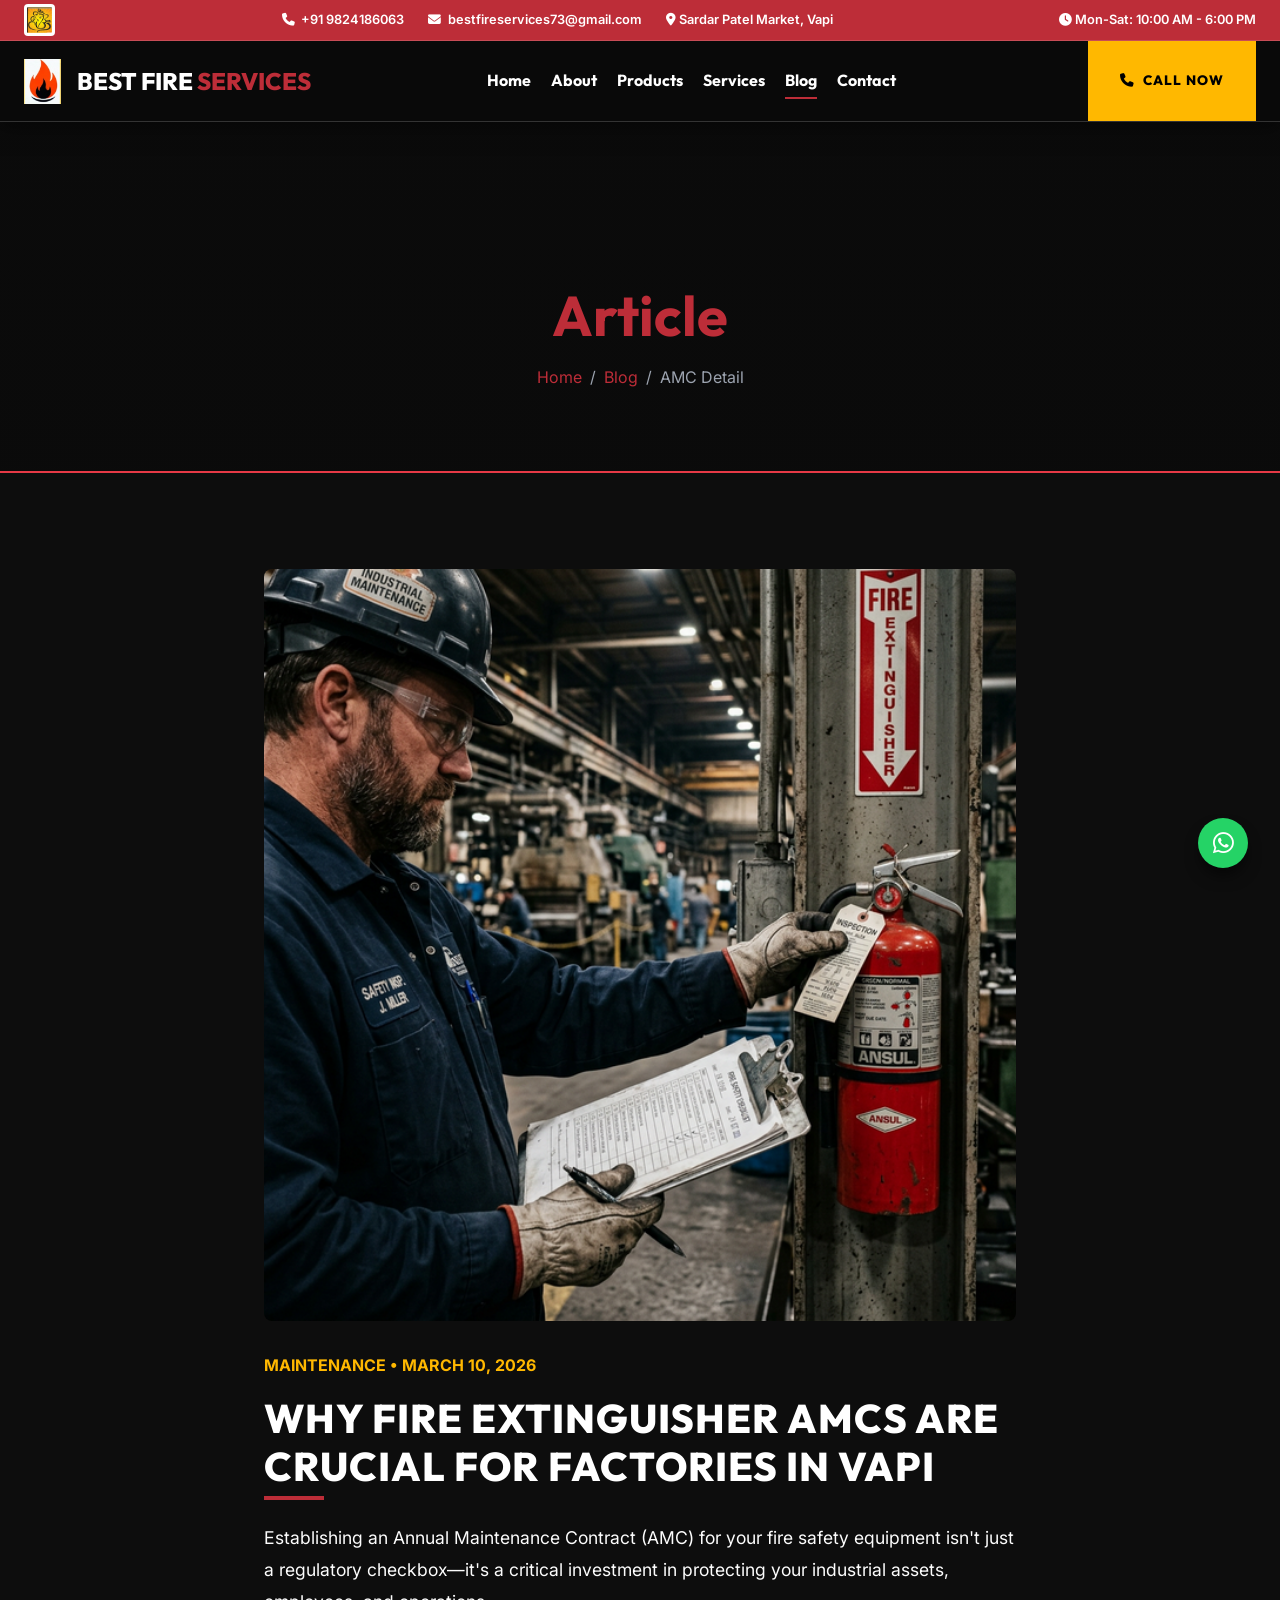
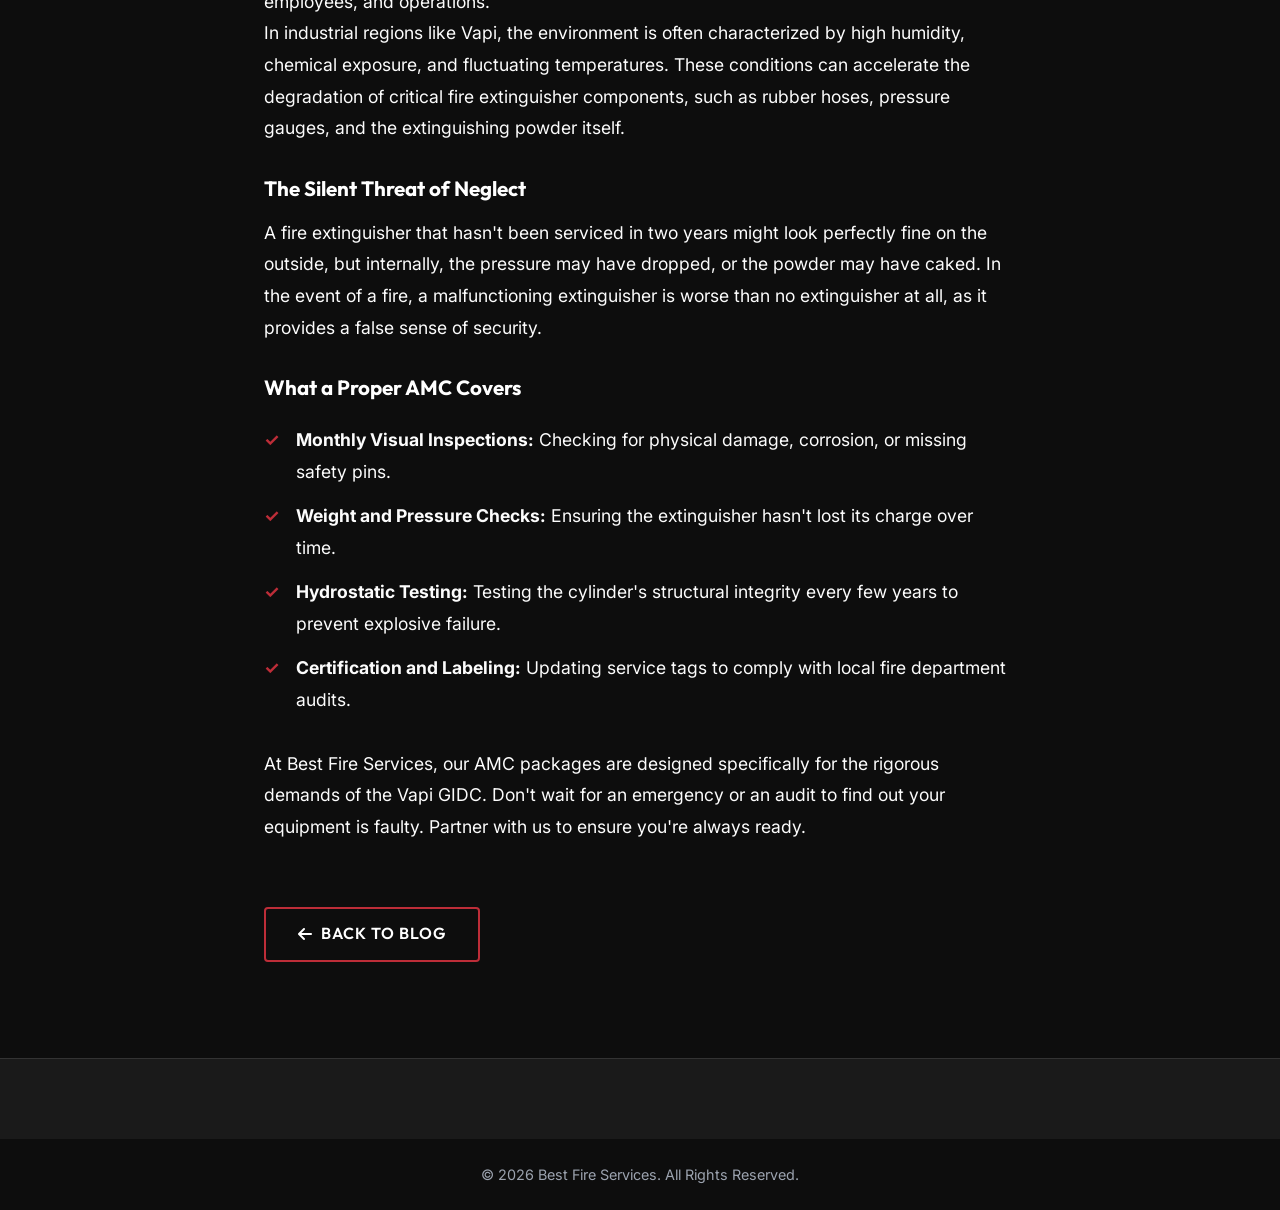
<file: blog-post-1.html>
<!DOCTYPE html>
<html lang="en">
<head>
    <meta charset="UTF-8">
    <meta name="viewport" content="width=device-width, initial-scale=1.0">
    <title>Why Fire Extinguisher AMCs are Crucial | Best Fire Services</title>
    <meta name="description" content="Vapi's humid industrial environment accelerates component degradation. Learn why an Annual Maintenance Contract is non-negotiable for GIDC factories.">
    <link rel="stylesheet" href="https://cdnjs.cloudflare.com/ajax/libs/font-awesome/6.4.0/css/all.min.css">
    <link rel="stylesheet" href="/css/style.css">
<link rel="icon" type="image/png" href="/assets/images/logo.png">
    <link rel="apple-touch-icon" href="/assets/images/logo.png">
</head>
<body>

    <!-- Global Sticky Wrapper -->
    <div class="sticky-wrapper">
    <!-- Topbar -->
            <div class="topbar">
        <div class="container topbar-inner" style="display: flex; justify-content: space-between; align-items: center; width: 100%;">
            <div class="topbar-left">
                <div class="auspicious-symbol-wrapper">
                    <img src="/assets/images/ganesha_om.png" alt="Auspicious Symbol" class="auspicious-symbol">
                </div>
            </div>
            
            <div class="topbar-center" style="display: flex; gap: 1.5rem; justify-content: center; flex: 1;">
                <div class="topbar-item">
                    <a href="tel:+919824186063"><i class="icon-phone"></i> +91 9824186063</a>
                </div>
                <div class="topbar-item">
                    <a href="mailto:bestfireservices73@gmail.com"><i class="icon-email"></i> bestfireservices73@gmail.com</a>
                </div>
                <div class="topbar-item">
                    <span><i class="icon-location"></i> Sardar Patel Market, Vapi</span>
                </div>
            </div>

            <div class="topbar-right">
                <div class="topbar-item">
                    <span><i class="icon-clock"></i> Mon-Sat: 10:00 AM - 6:00 PM</span>
                </div>
            </div>
        </div>
    </div>

    <!-- Header / Navbar -->
    <header class="header">
        <div class="container nav-container">
            <a href="/" class="logo">
                <img src="/assets/images/logo.png" alt="Best Fire Services Logo" style="height: 45px; width: auto; margin-right: 0.5rem;">
                <div>BEST FIRE <span>SERVICES</span></div>
            </a>
            
            <nav class="nav-menu">
                <a href="index.html" class="nav-link">Home</a>
                <a href="about.html" class="nav-link">About</a>
                <a href="products.html" class="nav-link">Products</a>
                <a href="services.html" class="nav-link">Services</a>
                <a href="blog.html" class="nav-link active">Blog</a>
                <a href="contact.html" class="nav-link">Contact</a>
            </nav>
            
                        <div class="nav-actions">
                <a href="tel:+919824186063" class="btn btn-secondary btn-call-header">
                    <i class="icon-phone"></i>
                    <span>CALL NOW</span>
                </a>
                <button class="hamburger">
                    <i class="icon-menu"></i>
                </button>
            </div>
        </div>
    </header>
    </div>

    <!-- Mobile Menu Overlay -->
    <div class="menu-overlay"></div>
    <!-- Page Header -->
    <section class="page-header">
        <div class="container">
            <h1 class="page-title text-primary">Article</h1>
            <div class="breadcrumb">
                <a href="index.html">Home</a> <span>/</span> <a href="blog.html">Blog</a> <span>/</span> <span>AMC Detail</span>
            </div>
        </div>
    </section>

    <!-- Blog Content -->
    <section class="section">
        <div class="container" style="max-width: 800px;">
            <img src="/assets/images/blog_amc.png" alt="Maintenance worker checking extinguisher" style="width: 100%; border-radius: 8px; margin-bottom: 2rem;">
            <span class="text-secondary" style="font-weight: bold; text-transform: uppercase;">Maintenance • March 10, 2026</span>
            <h2 class="section-title" style="margin-top: 1rem; margin-bottom: 2rem;">Why Fire Extinguisher AMCs are Crucial for Factories in Vapi</h2>
            
            <div style="font-size: 1.1rem; line-height: 1.8; color: var(--text-color);">
                <p>Establishing an Annual Maintenance Contract (AMC) for your fire safety equipment isn't just a regulatory checkbox—it's a critical investment in protecting your industrial assets, employees, and operations.</p>
                <p>In industrial regions like Vapi, the environment is often characterized by high humidity, chemical exposure, and fluctuating temperatures. These conditions can accelerate the degradation of critical fire extinguisher components, such as rubber hoses, pressure gauges, and the extinguishing powder itself.</p>
                
                <h3 style="margin-top: 2rem; margin-bottom: 1rem; color: var(--heading-color);">The Silent Threat of Neglect</h3>
                <p>A fire extinguisher that hasn't been serviced in two years might look perfectly fine on the outside, but internally, the pressure may have dropped, or the powder may have caked. In the event of a fire, a malfunctioning extinguisher is worse than no extinguisher at all, as it provides a false sense of security.</p>
                
                <h3 style="margin-top: 2rem; margin-bottom: 1rem; color: var(--heading-color);">What a Proper AMC Covers</h3>
                <ul class="check-list" style="margin-bottom: 2rem;">
                    <li><strong>Monthly Visual Inspections:</strong> Checking for physical damage, corrosion, or missing safety pins.</li>
                    <li><strong>Weight and Pressure Checks:</strong> Ensuring the extinguisher hasn't lost its charge over time.</li>
                    <li><strong>Hydrostatic Testing:</strong> Testing the cylinder's structural integrity every few years to prevent explosive failure.</li>
                    <li><strong>Certification and Labeling:</strong> Updating service tags to comply with local fire department audits.</li>
                </ul>
                
                <p>At Best Fire Services, our AMC packages are designed specifically for the rigorous demands of the Vapi GIDC. Don't wait for an emergency or an audit to find out your equipment is faulty. Partner with us to ensure you're always ready.</p>
            </div>
            
            <div style="margin-top: 4rem;">
                <a href="blog.html" class="btn btn-outline"><i class="fa-solid fa-arrow-left"></i> Back to Blog</a>
            </div>
        </div>
    </section>

    <!-- Footer -->
    <footer class="footer">
        <div class="footer-bottom">
            <div class="container">
                <p>&copy; 2026 Best Fire Services. All Rights Reserved.</p>
            </div>
        </div>
    </footer>

    <!-- Floating Actions & Scripts -->
    <div class="floating-actions"><a href="https://wa.me/919824186063" target="_blank" class="fab fab-whatsapp"><i class="fa-brands fa-whatsapp"></i></a></div>
    <a href="tel:+919824186063" class="sticky-mobile-call"><i class="fa-solid fa-phone"></i> CALL NOW</a>
    <script src="/js/script.js"></script>
</body>
</html>
</file>
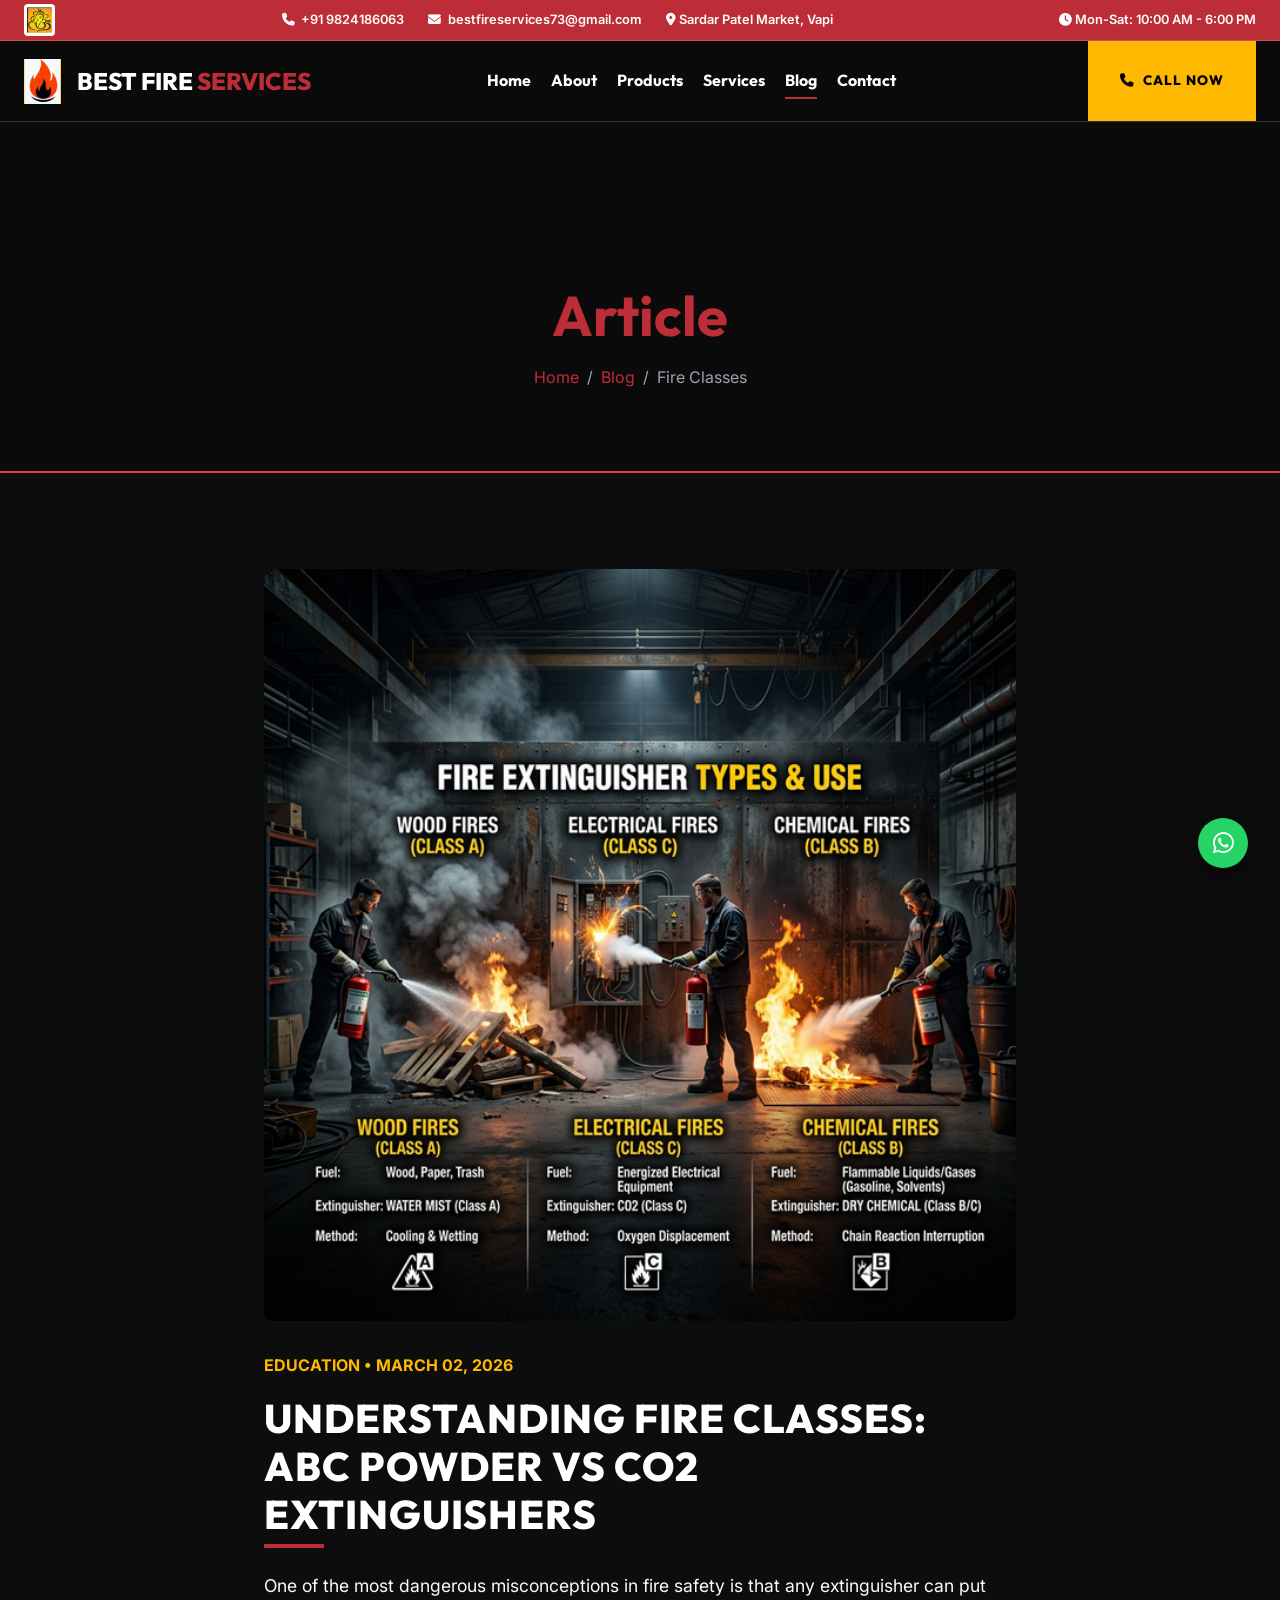
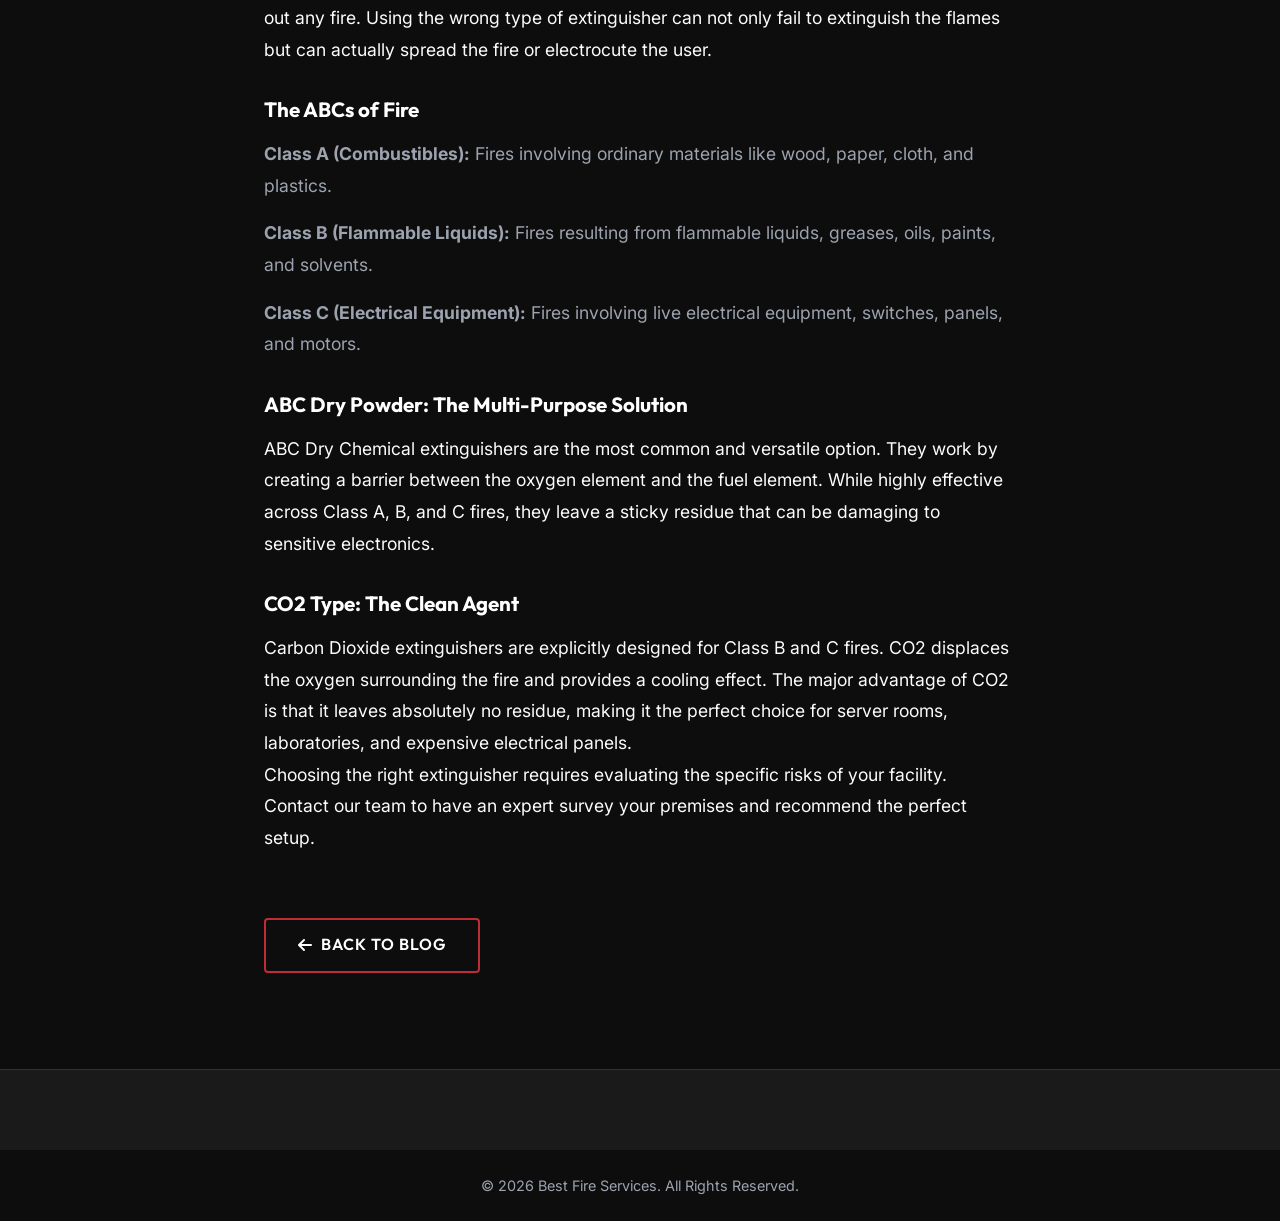
<file: blog-post-2.html>
<!DOCTYPE html>
<html lang="en">
<head>
    <meta charset="UTF-8">
    <meta name="viewport" content="width=device-width, initial-scale=1.0">
    <title>Understanding Fire Classes | Best Fire Services</title>
    <meta name="description" content="Not all fires are the same. Using the wrong extinguisher can spread the fire. Deep dive into the differences between Class A, B, and C fires.">
    <link rel="stylesheet" href="https://cdnjs.cloudflare.com/ajax/libs/font-awesome/6.4.0/css/all.min.css">
    <link rel="stylesheet" href="/css/style.css">
</head>
<body>

    <!-- Topbar & Header (Same as blog.html) -->
            <div class="topbar">
        <div class="container topbar-inner" style="display: flex; justify-content: space-between; align-items: center; width: 100%;">
            <div class="topbar-left">
                <div class="auspicious-symbol-wrapper">
                    <img src="/assets/images/ganesha_om.png" alt="Auspicious Symbol" class="auspicious-symbol">
                </div>
            </div>
            
            <div class="topbar-center" style="display: flex; gap: 1.5rem; justify-content: center; flex: 1;">
                <div class="topbar-item">
                    <a href="tel:+919824186063"><i class="icon-phone"></i> +91 9824186063</a>
                </div>
                <div class="topbar-item">
                    <a href="mailto:bestfireservices73@gmail.com"><i class="icon-email"></i> bestfireservices73@gmail.com</a>
                </div>
                <div class="topbar-item">
                    <span><i class="icon-location"></i> Sardar Patel Market, Vapi</span>
                </div>
            </div>

            <div class="topbar-right">
                <div class="topbar-item">
                    <span><i class="icon-clock"></i> Mon-Sat: 10:00 AM - 6:00 PM</span>
                </div>
            </div>
        </div>
    </div>
    </div>
    <header class="header">
        <div class="container nav-container">
            <a href="/" class="logo">
                <img src="/assets/images/logo.png" alt="Best Fire Services Logo" style="height: 45px; width: auto; margin-right: 0.5rem;">
                <div>BEST FIRE <span>SERVICES</span></div>
            </a>
            <nav class="nav-menu">
                <a href="index.html" class="nav-link">Home</a>
                <a href="about.html" class="nav-link">About</a>
                <a href="products.html" class="nav-link">Products</a>
                <a href="services.html" class="nav-link">Services</a>
                <a href="blog.html" class="nav-link active">Blog</a>
                <a href="contact.html" class="nav-link">Contact</a>
            </nav>
                        <div class="nav-actions">
                <a href="tel:+919824186063" class="btn btn-secondary btn-call-header">
                    <i class="icon-phone"></i>
                    <span>CALL NOW</span>
                </a>
                <button class="hamburger">
                    <i class="icon-menu"></i>
                </button>
            </div>
        </div>
    </header>
    </div>

    <!-- Mobile Menu Overlay -->
    <div class="menu-overlay"></div>
    <!-- Page Header -->
    <section class="page-header">
        <div class="container">
            <h1 class="page-title text-primary">Article</h1>
            <div class="breadcrumb">
                <a href="index.html">Home</a> <span>/</span> <a href="blog.html">Blog</a> <span>/</span> <span>Fire Classes</span>
            </div>
        </div>
    </section>

    <!-- Blog Content -->
    <section class="section">
        <div class="container" style="max-width: 800px;">
            <img src="/assets/images/blog_classes.png" alt="Fire Classes Graphic" style="width: 100%; border-radius: 8px; margin-bottom: 2rem;">
            <span class="text-secondary" style="font-weight: bold; text-transform: uppercase;">Education • March 02, 2026</span>
            <h2 class="section-title" style="margin-top: 1rem; margin-bottom: 2rem;">Understanding Fire Classes: ABC Powder vs CO2 Extinguishers</h2>
            
            <div style="font-size: 1.1rem; line-height: 1.8; color: var(--text-color);">
                <p>One of the most dangerous misconceptions in fire safety is that any extinguisher can put out any fire. Using the wrong type of extinguisher can not only fail to extinguish the flames but can actually spread the fire or electrocute the user.</p>
                
                <h3 style="margin-top: 2rem; margin-bottom: 1rem; color: var(--heading-color);">The ABCs of Fire</h3>
                <ul class="text-muted" style="list-style: none; padding: 0;">
                    <li style="margin-bottom: 1rem;"><strong>Class A (Combustibles):</strong> Fires involving ordinary materials like wood, paper, cloth, and plastics.</li>
                    <li style="margin-bottom: 1rem;"><strong>Class B (Flammable Liquids):</strong> Fires resulting from flammable liquids, greases, oils, paints, and solvents.</li>
                    <li style="margin-bottom: 1rem;"><strong>Class C (Electrical Equipment):</strong> Fires involving live electrical equipment, switches, panels, and motors.</li>
                </ul>
                
                <h3 style="margin-top: 2rem; margin-bottom: 1rem; color: var(--heading-color);">ABC Dry Powder: The Multi-Purpose Solution</h3>
                <p>ABC Dry Chemical extinguishers are the most common and versatile option. They work by creating a barrier between the oxygen element and the fuel element. While highly effective across Class A, B, and C fires, they leave a sticky residue that can be damaging to sensitive electronics.</p>
                
                <h3 style="margin-top: 2rem; margin-bottom: 1rem; color: var(--heading-color);">CO2 Type: The Clean Agent</h3>
                <p>Carbon Dioxide extinguishers are explicitly designed for Class B and C fires. CO2 displaces the oxygen surrounding the fire and provides a cooling effect. The major advantage of CO2 is that it leaves absolutely no residue, making it the perfect choice for server rooms, laboratories, and expensive electrical panels.</p>
                
                <p>Choosing the right extinguisher requires evaluating the specific risks of your facility. Contact our team to have an expert survey your premises and recommend the perfect setup.</p>
            </div>
            
            <div style="margin-top: 4rem;">
                <a href="blog.html" class="btn btn-outline"><i class="fa-solid fa-arrow-left"></i> Back to Blog</a>
            </div>
        </div>
    </section>

    <!-- Footer -->
    <footer class="footer">
        <div class="footer-bottom">
            <div class="container">
                <p>&copy; 2026 Best Fire Services. All Rights Reserved.</p>
            </div>
        </div>
    </footer>

    <!-- Floating Actions & Scripts -->
    <div class="floating-actions"><a href="https://wa.me/919824186063" target="_blank" class="fab fab-whatsapp"><i class="fa-brands fa-whatsapp"></i></a></div>
    <a href="tel:+919824186063" class="sticky-mobile-call"><i class="fa-solid fa-phone"></i> CALL NOW</a>
    <script src="/js/script.js"></script>
</body>
</html>
</file>
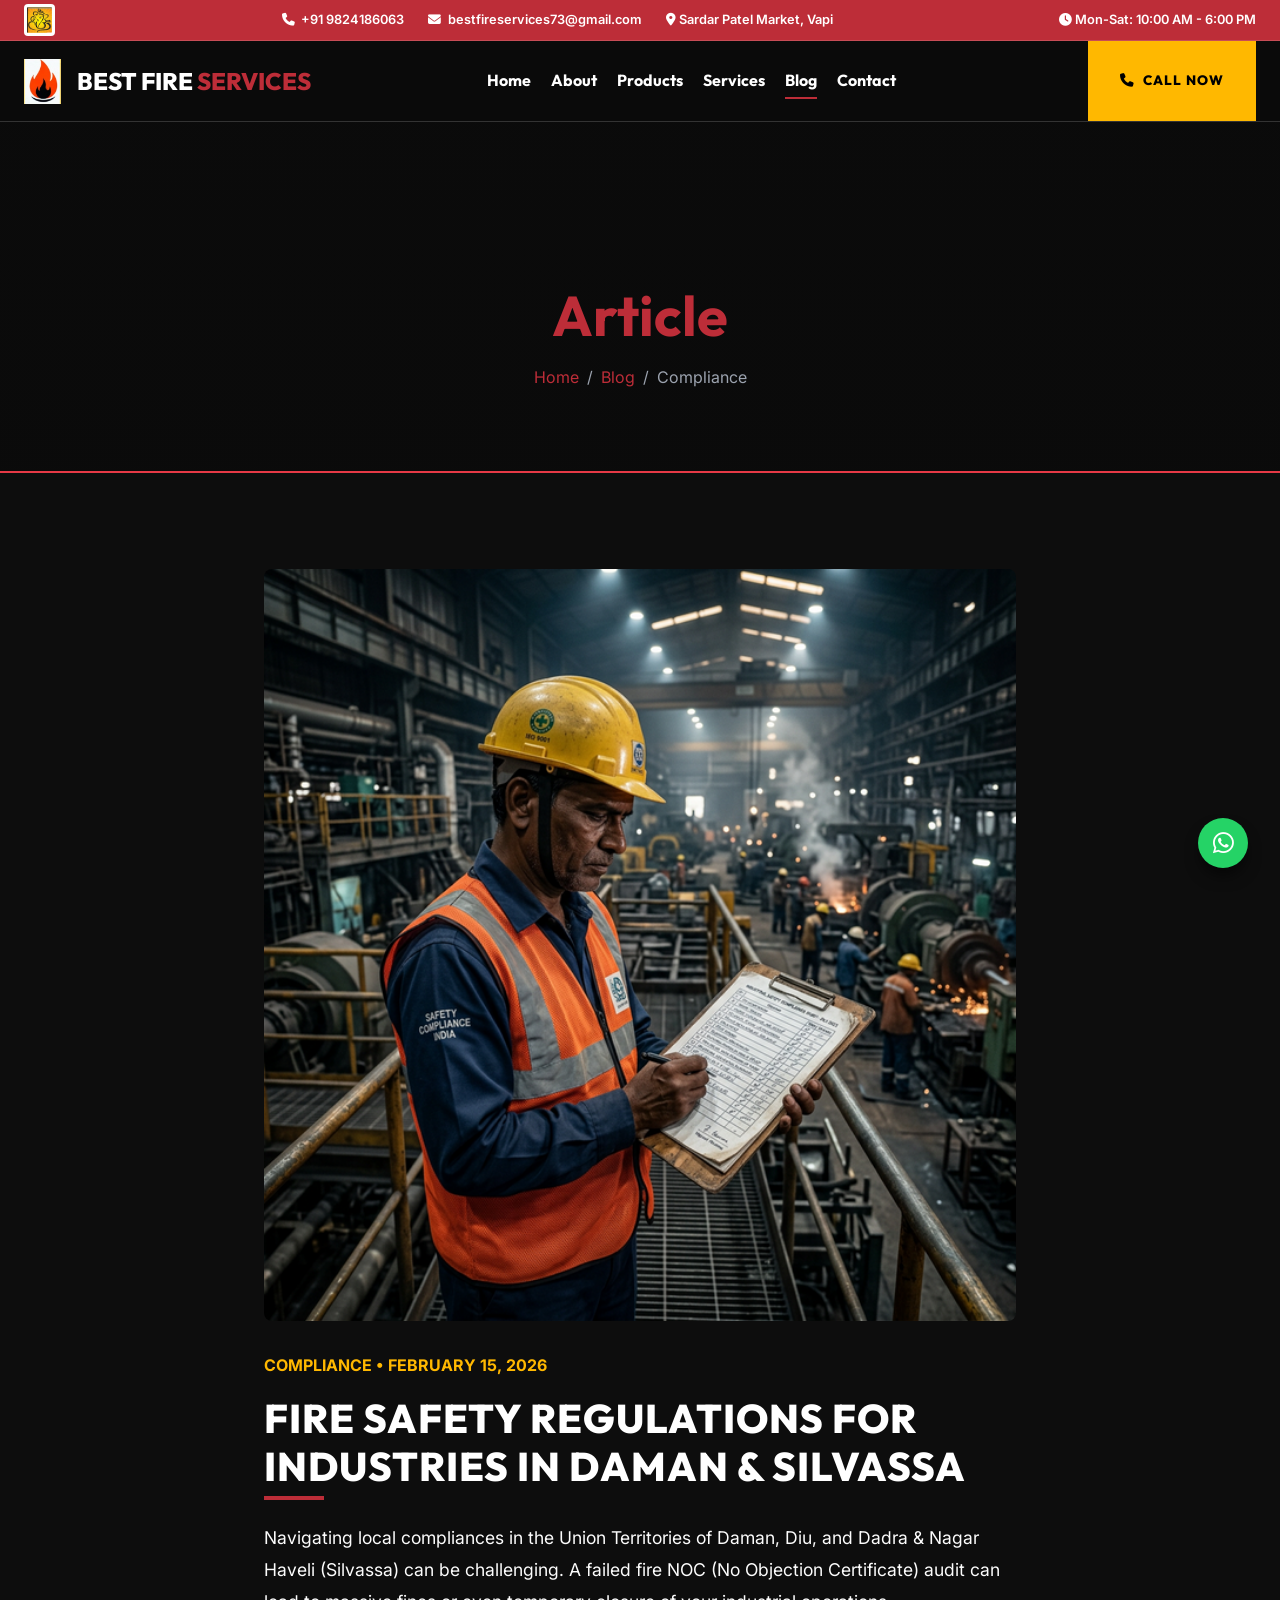
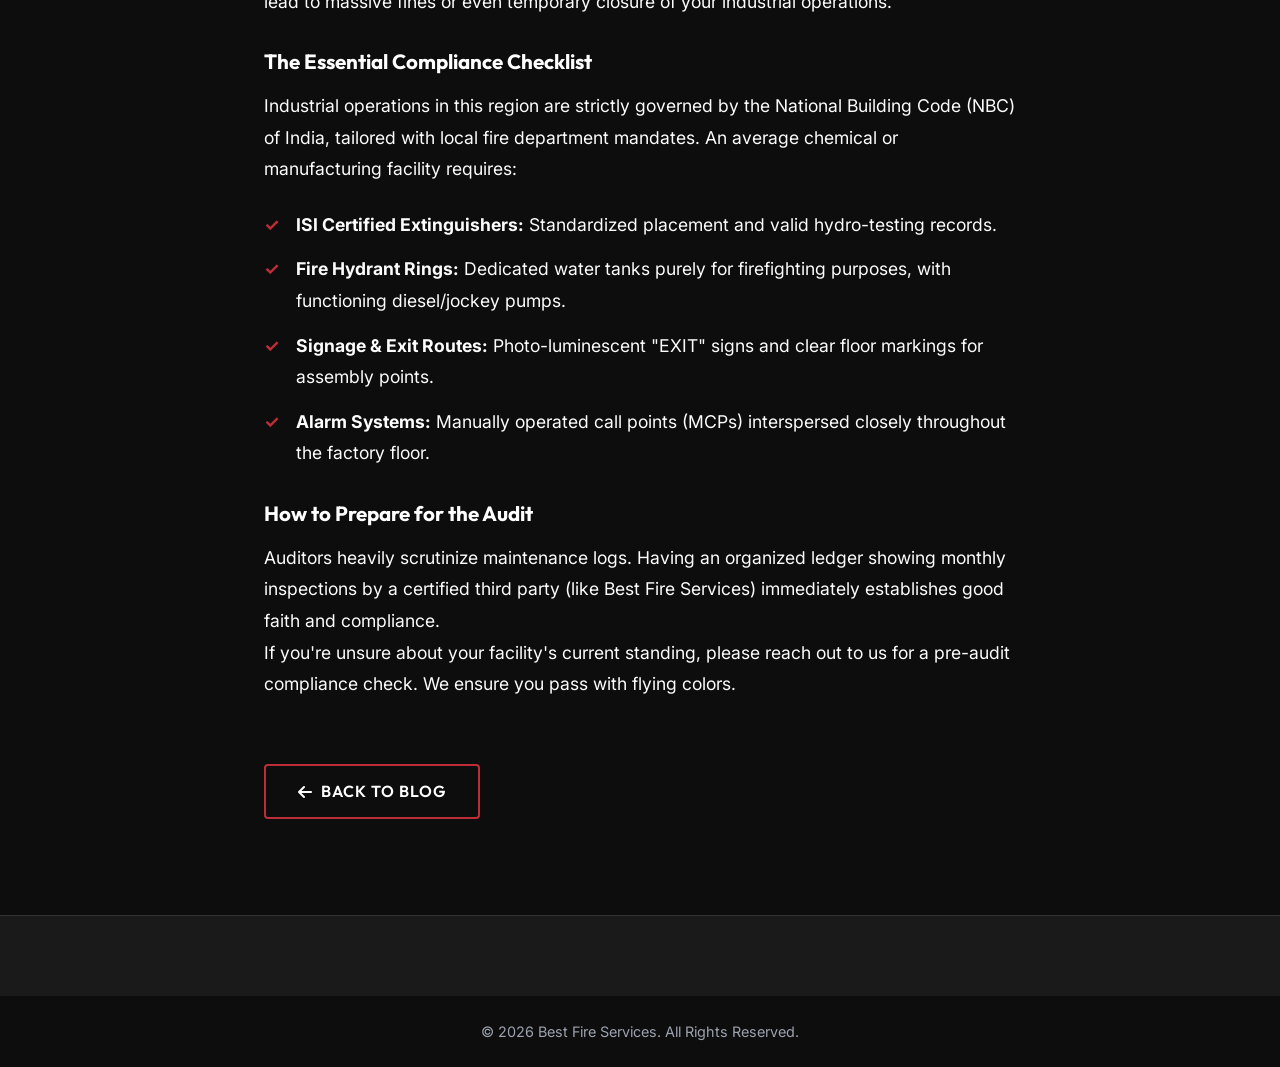
<file: blog-post-3.html>
<!DOCTYPE html>
<html lang="en">
<head>
    <meta charset="UTF-8">
    <meta name="viewport" content="width=device-width, initial-scale=1.0">
    <title>Fire Safety Regulations | Best Fire Services</title>
    <meta name="description" content="Are you facing a fire department audit? Here is a checklist of mandatory equipment and certifications required for UT industrial units.">
    <link rel="stylesheet" href="https://cdnjs.cloudflare.com/ajax/libs/font-awesome/6.4.0/css/all.min.css">
    <link rel="stylesheet" href="/css/style.css">
</head>
<body>

    <!-- Topbar & Header -->
            <div class="topbar">
        <div class="container topbar-inner" style="display: flex; justify-content: space-between; align-items: center; width: 100%;">
            <div class="topbar-left">
                <div class="auspicious-symbol-wrapper">
                    <img src="/assets/images/ganesha_om.png" alt="Auspicious Symbol" class="auspicious-symbol">
                </div>
            </div>
            
            <div class="topbar-center" style="display: flex; gap: 1.5rem; justify-content: center; flex: 1;">
                <div class="topbar-item">
                    <a href="tel:+919824186063"><i class="icon-phone"></i> +91 9824186063</a>
                </div>
                <div class="topbar-item">
                    <a href="mailto:bestfireservices73@gmail.com"><i class="icon-email"></i> bestfireservices73@gmail.com</a>
                </div>
                <div class="topbar-item">
                    <span><i class="icon-location"></i> Sardar Patel Market, Vapi</span>
                </div>
            </div>

            <div class="topbar-right">
                <div class="topbar-item">
                    <span><i class="icon-clock"></i> Mon-Sat: 10:00 AM - 6:00 PM</span>
                </div>
            </div>
        </div>
    </div>
    </div>
    <header class="header">
        <div class="container nav-container">
            <a href="/" class="logo">
                <img src="/assets/images/logo.png" alt="Best Fire Services Logo" style="height: 45px; width: auto; margin-right: 0.5rem;">
                <div>BEST FIRE <span>SERVICES</span></div>
            </a>
            <nav class="nav-menu">
                <a href="index.html" class="nav-link">Home</a>
                <a href="about.html" class="nav-link">About</a>
                <a href="products.html" class="nav-link">Products</a>
                <a href="services.html" class="nav-link">Services</a>
                <a href="blog.html" class="nav-link active">Blog</a>
                <a href="contact.html" class="nav-link">Contact</a>
            </nav>
                        <div class="nav-actions">
                <a href="tel:+919824186063" class="btn btn-secondary btn-call-header">
                    <i class="icon-phone"></i>
                    <span>CALL NOW</span>
                </a>
                <button class="hamburger">
                    <i class="icon-menu"></i>
                </button>
            </div>
        </div>
    </header>
    </div>

    <!-- Mobile Menu Overlay -->
    <div class="menu-overlay"></div>
    <!-- Page Header -->
    <section class="page-header">
        <div class="container">
            <h1 class="page-title text-primary">Article</h1>
            <div class="breadcrumb">
                <a href="index.html">Home</a> <span>/</span> <a href="blog.html">Blog</a> <span>/</span> <span>Compliance</span>
            </div>
        </div>
    </section>

    <!-- Blog Content -->
    <section class="section">
        <div class="container" style="max-width: 800px;">
            <img src="/assets/images/blog_audit.png" alt="Industrial compliance inspection" style="width: 100%; border-radius: 8px; margin-bottom: 2rem;">
            <span class="text-secondary" style="font-weight: bold; text-transform: uppercase;">Compliance • February 15, 2026</span>
            <h2 class="section-title" style="margin-top: 1rem; margin-bottom: 2rem;">Fire Safety Regulations for Industries in Daman & Silvassa</h2>
            
            <div style="font-size: 1.1rem; line-height: 1.8; color: var(--text-color);">
                <p>Navigating local compliances in the Union Territories of Daman, Diu, and Dadra & Nagar Haveli (Silvassa) can be challenging. A failed fire NOC (No Objection Certificate) audit can lead to massive fines or even temporary closure of your industrial operations.</p>
                
                <h3 style="margin-top: 2rem; margin-bottom: 1rem; color: var(--heading-color);">The Essential Compliance Checklist</h3>
                <p>Industrial operations in this region are strictly governed by the National Building Code (NBC) of India, tailored with local fire department mandates. An average chemical or manufacturing facility requires:</p>
                
                <ul class="check-list" style="margin-bottom: 2rem;">
                    <li><strong>ISI Certified Extinguishers:</strong> Standardized placement and valid hydro-testing records.</li>
                    <li><strong>Fire Hydrant Rings:</strong> Dedicated water tanks purely for firefighting purposes, with functioning diesel/jockey pumps.</li>
                    <li><strong>Signage & Exit Routes:</strong> Photo-luminescent "EXIT" signs and clear floor markings for assembly points.</li>
                    <li><strong>Alarm Systems:</strong> Manually operated call points (MCPs) interspersed closely throughout the factory floor.</li>
                </ul>
                
                <h3 style="margin-top: 2rem; margin-bottom: 1rem; color: var(--heading-color);">How to Prepare for the Audit</h3>
                <p>Auditors heavily scrutinize maintenance logs. Having an organized ledger showing monthly inspections by a certified third party (like Best Fire Services) immediately establishes good faith and compliance.</p>
                
                <p>If you're unsure about your facility's current standing, please reach out to us for a pre-audit compliance check. We ensure you pass with flying colors.</p>
            </div>
            
            <div style="margin-top: 4rem;">
                <a href="blog.html" class="btn btn-outline"><i class="fa-solid fa-arrow-left"></i> Back to Blog</a>
            </div>
        </div>
    </section>

    <!-- Footer -->
    <footer class="footer">
        <div class="footer-bottom">
            <div class="container">
                <p>&copy; 2026 Best Fire Services. All Rights Reserved.</p>
            </div>
        </div>
    </footer>

    <!-- Floating Actions & Scripts -->
    <div class="floating-actions"><a href="https://wa.me/919824186063" target="_blank" class="fab fab-whatsapp"><i class="fa-brands fa-whatsapp"></i></a></div>
    <a href="tel:+919824186063" class="sticky-mobile-call"><i class="fa-solid fa-phone"></i> CALL NOW</a>
    <script src="/js/script.js"></script>
</body>
</html>
</file>
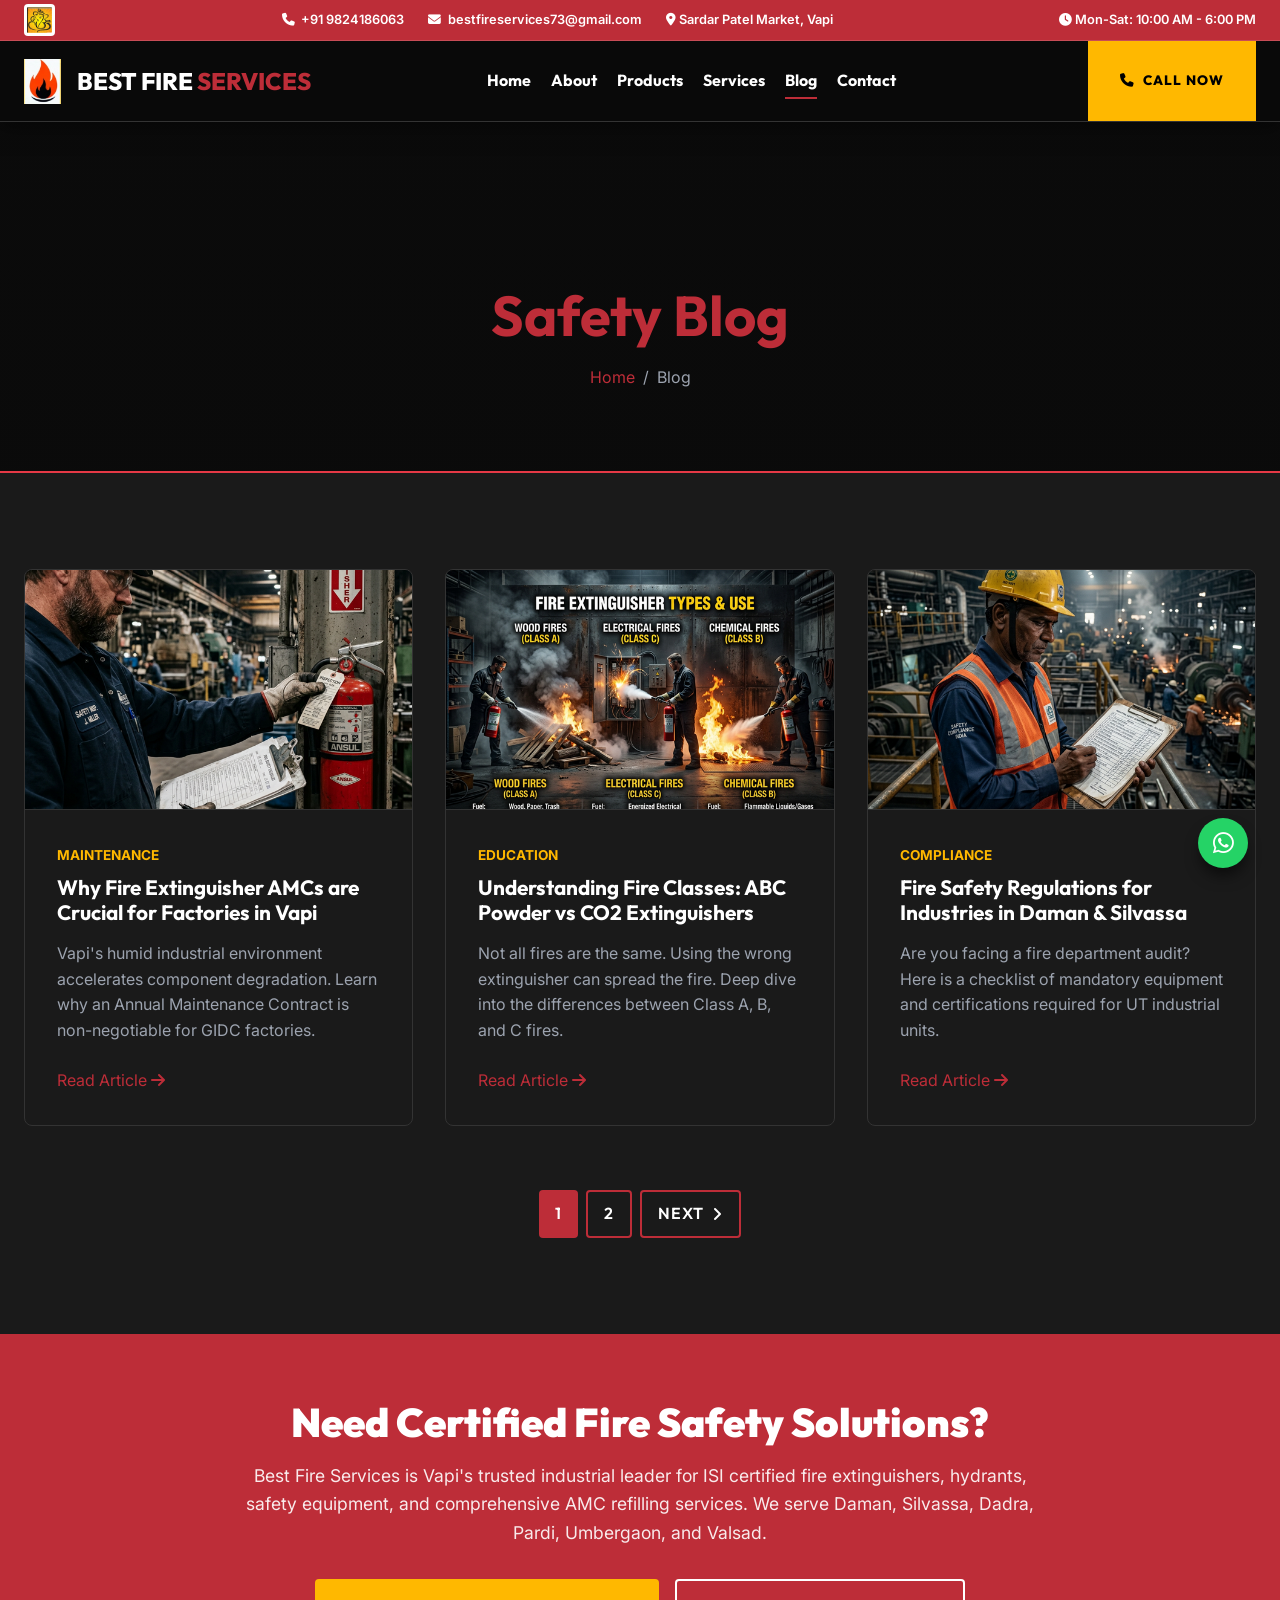
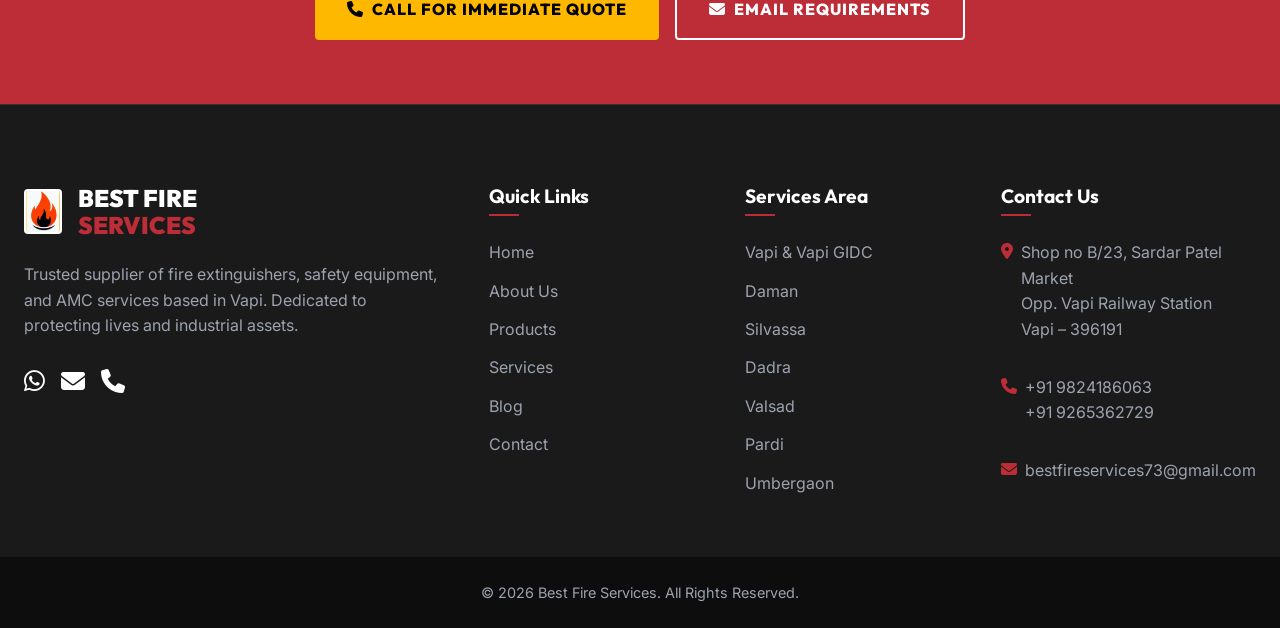
<file: blog.html>
<!DOCTYPE html>
<html lang="en">
<head>
    <meta charset="UTF-8">
    <meta name="viewport" content="width=device-width, initial-scale=1.0">
    <title>Fire Safety Blog | Educational Articles by Best Fire Services</title>
    <meta name="description" content="Stay updated with the latest fire safety guidelines, maintenance tips, and industry news for factories in Vapi, Daman, and Silvassa.">
    <link rel="stylesheet" href="https://cdnjs.cloudflare.com/ajax/libs/font-awesome/6.4.0/css/all.min.css">
    <link rel="stylesheet" href="/css/style.css">
<link rel="icon" type="image/png" href="/assets/images/logo.png">
    <link rel="apple-touch-icon" href="/assets/images/logo.png">
</head>
<body>

    <!-- Global Sticky Wrapper -->
    <div class="sticky-wrapper">
    <!-- Topbar -->
            <div class="topbar">
        <div class="container topbar-inner" style="display: flex; justify-content: space-between; align-items: center; width: 100%;">
            <div class="topbar-left">
                <div class="auspicious-symbol-wrapper">
                    <img src="/assets/images/ganesha_om.png" alt="Auspicious Symbol" class="auspicious-symbol">
                </div>
            </div>
            
            <div class="topbar-center" style="display: flex; gap: 1.5rem; justify-content: center; flex: 1;">
                <div class="topbar-item">
                    <a href="tel:+919824186063"><i class="icon-phone"></i> +91 9824186063</a>
                </div>
                <div class="topbar-item">
                    <a href="mailto:bestfireservices73@gmail.com"><i class="icon-email"></i> bestfireservices73@gmail.com</a>
                </div>
                <div class="topbar-item">
                    <span><i class="icon-location"></i> Sardar Patel Market, Vapi</span>
                </div>
            </div>

            <div class="topbar-right">
                <div class="topbar-item">
                    <span><i class="icon-clock"></i> Mon-Sat: 10:00 AM - 6:00 PM</span>
                </div>
            </div>
        </div>
    </div>

    <!-- Header / Navbar -->
    <header class="header">
        <div class="container nav-container">
            <a href="/" class="logo">
                <img src="/assets/images/logo.png" alt="Best Fire Services Logo" style="height: 45px; width: auto; margin-right: 0.5rem;">
                <div>BEST FIRE <span>SERVICES</span></div>
            </a>
            
            <nav class="nav-menu">
                <a href="index.html" class="nav-link">Home</a>
                <a href="about.html" class="nav-link">About</a>
                <a href="products.html" class="nav-link">Products</a>
                <a href="services.html" class="nav-link">Services</a>
                <a href="blog.html" class="nav-link active">Blog</a>
                <a href="contact.html" class="nav-link">Contact</a>
            </nav>
            
                        <div class="nav-actions">
                <a href="tel:+919824186063" class="btn btn-secondary btn-call-header">
                    <i class="icon-phone"></i>
                    <span>CALL NOW</span>
                </a>
                <button class="hamburger">
                    <i class="icon-menu"></i>
                </button>
            </div>
        </div>
    </header>
    </div>

    <!-- Mobile Menu Overlay -->
    <div class="menu-overlay"></div>
    <!-- Page Header -->
    <section class="page-header">
        <div class="container">
            <h1 class="page-title text-primary">Safety Blog</h1>
            <div class="breadcrumb">
                <a href="index.html">Home</a> <span>/</span> <span>Blog</span>
            </div>
        </div>
    </section>

    <!-- Blog Archive -->
    <section class="section bg-surface" style="background-color: var(--surface-color);">
        <div class="container">
            <div class="grid-3 reveal">
                <!-- Post 1 -->
                <article class="card">
                    <img src="/assets/images/blog_amc.png" alt="Why Fire Extinguisher AMCs are Crucial" class="card-img" loading="lazy">
                    <div class="card-content">
                        <span class="text-secondary" style="font-size: 0.85rem; font-weight: bold; text-transform: uppercase;">Maintenance</span>
                        <h3 class="card-title" style="margin-top: 0.5rem; font-size: 1.3rem;">Why Fire Extinguisher AMCs are Crucial for Factories in Vapi</h3>
                        <p class="card-desc">Vapi's humid industrial environment accelerates component degradation. Learn why an Annual Maintenance Contract is non-negotiable for GIDC factories.</p>
                        <a href="blog-post-1.html" class="text-primary font-weight-bold">Read Article <i class="fa-solid fa-arrow-right"></i></a>
                    </div>
                </article>

                <!-- Post 2 -->
                <article class="card">
                    <img src="/assets/images/blog_classes.png" alt="Understanding Fire Classes" class="card-img" loading="lazy">
                    <div class="card-content">
                        <span class="text-secondary" style="font-size: 0.85rem; font-weight: bold; text-transform: uppercase;">Education</span>
                        <h3 class="card-title" style="margin-top: 0.5rem; font-size: 1.3rem;">Understanding Fire Classes: ABC Powder vs CO2 Extinguishers</h3>
                        <p class="card-desc">Not all fires are the same. Using the wrong extinguisher can spread the fire. Deep dive into the differences between Class A, B, and C fires.</p>
                        <a href="blog-post-2.html" class="text-primary font-weight-bold">Read Article <i class="fa-solid fa-arrow-right"></i></a>
                    </div>
                </article>

                <!-- Post 3 -->
                <article class="card">
                    <img src="/assets/images/blog_audit.png" alt="Safety Regulations Daman Silvassa" class="card-img" loading="lazy">
                    <div class="card-content">
                        <span class="text-secondary" style="font-size: 0.85rem; font-weight: bold; text-transform: uppercase;">Compliance</span>
                        <h3 class="card-title" style="margin-top: 0.5rem; font-size: 1.3rem;">Fire Safety Regulations for Industries in Daman & Silvassa</h3>
                        <p class="card-desc">Are you facing a fire department audit? Here is a checklist of mandatory equipment and certifications required for UT industrial units.</p>
                        <a href="blog-post-3.html" class="text-primary font-weight-bold">Read Article <i class="fa-solid fa-arrow-right"></i></a>
                    </div>
                </article>
            </div>
            
            <!-- Pagination (Dummy) -->
            <div class="text-center" style="margin-top: 4rem;">
                <div style="display: inline-flex; gap: 0.5rem;">
                    <span class="btn btn-primary" style="padding: 0.5rem 1rem;">1</span>
                    <span class="btn btn-outline" style="padding: 0.5rem 1rem; cursor: pointer;">2</span>
                    <span class="btn btn-outline" style="padding: 0.5rem 1rem; cursor: pointer;">Next <i class="fa-solid fa-angle-right"></i></span>
                </div>
            </div>
        </div>
    </section>

    <!-- SEO & Call To Action Section -->
    <section class="section bg-primary" style="background-color: var(--primary-color); color: var(--white); text-align: center; padding: 4rem 1rem;">
        <div class="container reveal">
            <h2 style="font-size: 2.5rem; margin-bottom: 1rem; font-weight: 900;">Need Certified Fire Safety Solutions?</h2>
            <p style="font-size: 1.1rem; max-width: 800px; margin: 0 auto 2rem; color: rgba(255,255,255,0.9);">
                Best Fire Services is Vapi's trusted industrial leader for ISI certified fire extinguishers, hydrants, safety equipment, and comprehensive AMC refilling services. We serve Daman, Silvassa, Dadra, Pardi, Umbergaon, and Valsad.
            </p>
            <div style="display: flex; gap: 1rem; justify-content: center; flex-wrap: wrap;">
                <a href="tel:+919824186063" class="btn btn-secondary" style="font-weight: 800; font-size: 1rem; padding: 1rem 2rem;"><i class="icon-phone"></i> Call For Immediate Quote</a>
                <a href="contact.html" class="btn btn-outline" style="color: var(--white); border-color: var(--white); font-weight: 800; font-size: 1rem; padding: 1rem 2rem;"><i class="icon-email"></i> Email Requirements</a>
            </div>
        </div>
    </section>

    <!-- Footer -->
    <footer class="footer">
        <div class="container">
            <div class="footer-grid">
                <div class="footer-col reveal">
                    <a href="/" class="logo" style="margin-bottom: 1.5rem;">
                        <img src="/assets/images/logo.png" alt="Best Fire Services Logo"
                            style="height: 45px; width: auto; margin-right: 0.5rem; background:white; border-radius:4px; padding: 2px;">
                        <div style="color:white; font-size:1.5rem; font-weight:900; line-height:1.1; display:flex; flex-direction:column;">BEST FIRE <span style="color:var(--primary-color);">SERVICES</span></div>
                    </a>
                    <p class="footer-desc">Trusted supplier of fire extinguishers, safety equipment, and AMC services based in Vapi. Dedicated to protecting lives and industrial assets.</p>
                    <div class="topbar-social" style="display: flex; gap: 1rem; margin-top:1rem;">
                        <a href="https://wa.me/919824186063" target="_blank" style="color: var(--white); font-size: 1.5rem;"><i class="icon-whatsapp"></i></a>
                        <a href="mailto:bestfireservices73@gmail.com" style="color: var(--white); font-size: 1.5rem;"><i class="icon-email"></i></a>
                        <a href="tel:+919824186063" style="color: var(--white); font-size: 1.5rem;"><i class="icon-phone"></i></a>
                    </div>
                </div>

                <div class="footer-col reveal">
                    <h3>Quick Links</h3>
                    <ul class="footer-links" style="list-style:none; padding:0;">
                        <li><a href="index.html">Home</a></li>
                        <li><a href="about.html">About Us</a></li>
                        <li><a href="products.html">Products</a></li>
                        <li><a href="services.html">Services</a></li>
                        <li><a href="blog.html">Blog</a></li>
                        <li><a href="contact.html">Contact</a></li>
                    </ul>
                </div>

                <div class="footer-col reveal">
                    <h3>Services Area</h3>
                    <ul class="footer-links" style="list-style:none; padding:0;">
                        <li><a href="#">Vapi & Vapi GIDC</a></li>
                        <li><a href="#">Daman</a></li>
                        <li><a href="#">Silvassa</a></li>
                        <li><a href="#">Dadra</a></li>
                        <li><a href="#">Valsad</a></li>
                        <li><a href="#">Pardi</a></li>
                        <li><a href="#">Umbergaon</a></li>
                    </ul>
                </div>

                <div class="footer-col reveal">
                    <h3>Contact Us</h3>
                    <ul class="footer-contact" style="list-style:none; padding:0; display:flex; flex-direction:column; gap:1rem;">
                        <li style="display:flex; gap:0.5rem;">
                            <i class="icon-location" style="color:var(--primary-color); margin-top:0.2rem;"></i>
                            <span>Shop no B/23, Sardar Patel Market<br>Opp. Vapi Railway Station<br>Vapi – 396191</span>
                        </li>
                        <li style="display:flex; gap:0.5rem;">
                            <i class="icon-phone" style="color:var(--primary-color); margin-top:0.2rem;"></i>
                            <span>+91 9824186063<br>+91 9265362729</span>
                        </li>
                        <li style="display:flex; gap:0.5rem;">
                            <i class="icon-email" style="color:var(--primary-color); margin-top:0.2rem;"></i>
                            <span>bestfireservices73@gmail.com</span>
                        </li>
                    </ul>
                </div>
            </div>
        </div>

        <div class="footer-bottom">
            <div class="container">
                <p>&copy; 2026 Best Fire Services. All Rights Reserved.</p>
            </div>
        </div>
    </footer>

    <!-- Floating Actions & Scripts -->
    <div class="floating-actions"><a href="https://wa.me/919824186063" target="_blank" class="fab fab-whatsapp"><i class="fa-brands fa-whatsapp"></i></a></div>
    <a href="tel:+919824186063" class="sticky-mobile-call"><i class="fa-solid fa-phone"></i> CALL NOW</a>
    <script src="/js/script.js"></script>
</body>
</html>
</file>
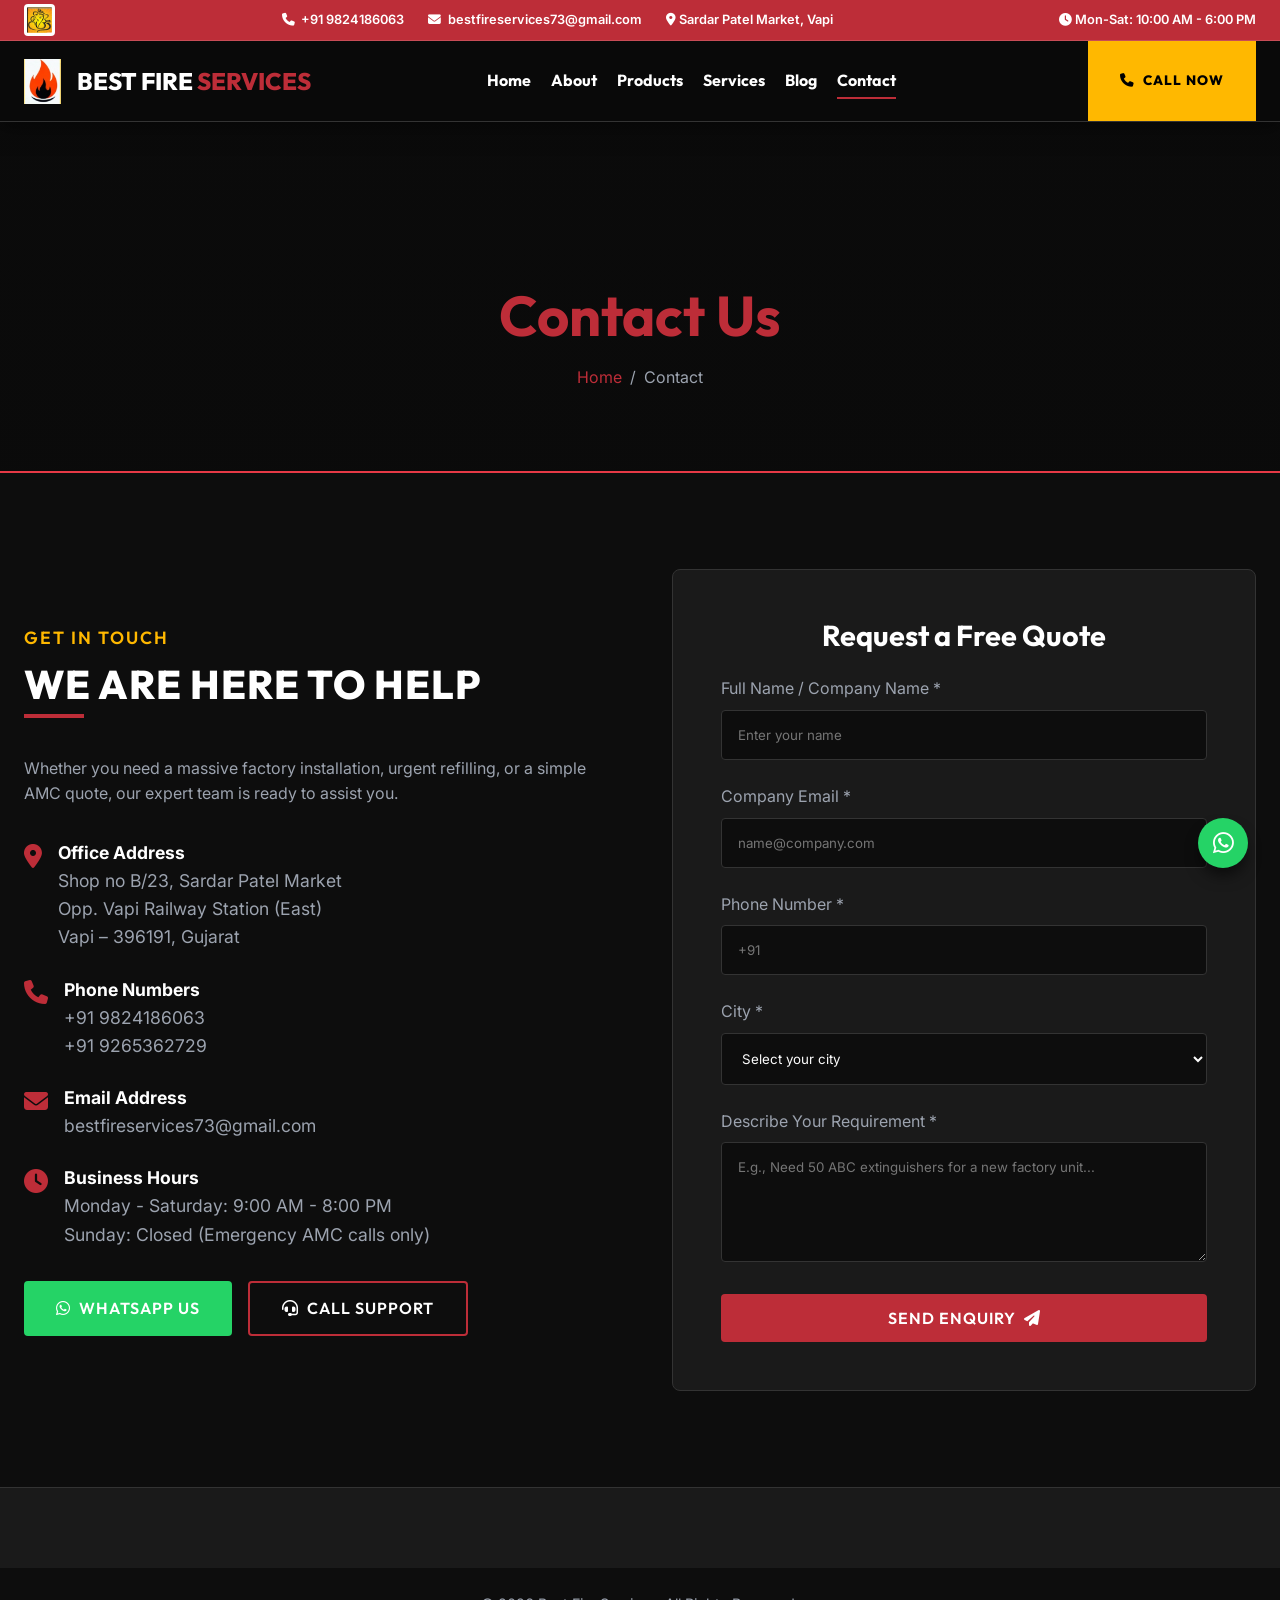
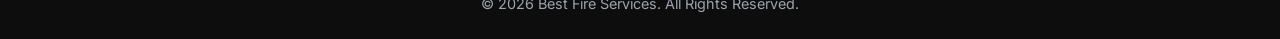
<file: contact.html>
<!DOCTYPE html>
<html lang="en">
<head>
    <meta charset="UTF-8">
    <meta name="viewport" content="width=device-width, initial-scale=1.0">
    <title>Contact Us | Get Free Quote | Best Fire Services</title>
    <meta name="description" content="Contact Best Fire Services for a free quote on fire extinguishers, safety equipment, and AMC services in Vapi, Daman, and Silvassa.">
    <link rel="stylesheet" href="https://cdnjs.cloudflare.com/ajax/libs/font-awesome/6.4.0/css/all.min.css">
    <link rel="stylesheet" href="/css/style.css">
<link rel="icon" type="image/png" href="/assets/images/logo.png">
    <link rel="apple-touch-icon" href="/assets/images/logo.png">
</head>
<body>

    <!-- Global Sticky Wrapper -->
    <div class="sticky-wrapper">
    <!-- Topbar -->
            <div class="topbar">
        <div class="container topbar-inner" style="display: flex; justify-content: space-between; align-items: center; width: 100%;">
            <div class="topbar-left">
                <div class="auspicious-symbol-wrapper">
                    <img src="/assets/images/ganesha_om.png" alt="Auspicious Symbol" class="auspicious-symbol">
                </div>
            </div>
            
            <div class="topbar-center" style="display: flex; gap: 1.5rem; justify-content: center; flex: 1;">
                <div class="topbar-item">
                    <a href="tel:+919824186063"><i class="icon-phone"></i> +91 9824186063</a>
                </div>
                <div class="topbar-item">
                    <a href="mailto:bestfireservices73@gmail.com"><i class="icon-email"></i> bestfireservices73@gmail.com</a>
                </div>
                <div class="topbar-item">
                    <span><i class="icon-location"></i> Sardar Patel Market, Vapi</span>
                </div>
            </div>

            <div class="topbar-right">
                <div class="topbar-item">
                    <span><i class="icon-clock"></i> Mon-Sat: 10:00 AM - 6:00 PM</span>
                </div>
            </div>
        </div>
    </div>

    <!-- Header / Navbar -->
    <header class="header">
        <div class="container nav-container">
            <a href="/" class="logo">
                <img src="/assets/images/logo.png" alt="Best Fire Services Logo" style="height: 45px; width: auto; margin-right: 0.5rem;">
                <div>BEST FIRE <span>SERVICES</span></div>
            </a>
            
            <nav class="nav-menu">
                <a href="index.html" class="nav-link">Home</a>
                <a href="about.html" class="nav-link">About</a>
                <a href="products.html" class="nav-link">Products</a>
                <a href="services.html" class="nav-link">Services</a>
                <a href="blog.html" class="nav-link">Blog</a>
                <a href="contact.html" class="nav-link active">Contact</a>
            </nav>
            
                        <div class="nav-actions">
                <a href="tel:+919824186063" class="btn btn-secondary btn-call-header">
                    <i class="icon-phone"></i>
                    <span>CALL NOW</span>
                </a>
                <button class="hamburger">
                    <i class="icon-menu"></i>
                </button>
            </div>
        </div>
    </header>
    </div>

    <!-- Mobile Menu Overlay -->
    <div class="menu-overlay"></div>
    <!-- Page Header -->
    <section class="page-header">
        <div class="container">
            <h1 class="page-title text-primary">Contact Us</h1>
            <div class="breadcrumb">
                <a href="index.html">Home</a> <span>/</span> <span>Contact</span>
            </div>
        </div>
    </section>

    <!-- Contact & Form Section -->
    <section class="section">
        <div class="container">
            <div class="about-grid reveal">
                <!-- Contact Info -->
                <div class="about-content">
                    <span class="section-subtitle">Get In Touch</span>
                    <h2 class="section-title">We Are Here To Help</h2>
                    <p class="text-muted" style="margin-bottom: 2rem;">Whether you need a massive factory installation, urgent refilling, or a simple AMC quote, our expert team is ready to assist you.</p>
                    
                    <ul class="footer-contact" style="font-size: 1.1rem;">
                        <li style="margin-bottom: 1.5rem;">
                            <i class="fa-solid fa-location-dot icon" style="font-size: 1.5rem;"></i>
                            <div>
                                <strong style="color: var(--white); display: block;">Office Address</strong>
                                <span>Shop no B/23, Sardar Patel Market<br>Opp. Vapi Railway Station (East)<br>Vapi – 396191, Gujarat</span>
                            </div>
                        </li>
                        <li style="margin-bottom: 1.5rem;">
                            <i class="fa-solid fa-phone icon" style="font-size: 1.5rem;"></i>
                            <div>
                                <strong style="color: var(--white); display: block;">Phone Numbers</strong>
                                <span>+91 9824186063<br>+91 9265362729</span>
                            </div>
                        </li>
                        <li style="margin-bottom: 1.5rem;">
                            <i class="fa-solid fa-envelope icon" style="font-size: 1.5rem;"></i>
                            <div>
                                <strong style="color: var(--white); display: block;">Email Address</strong>
                                <span>bestfireservices73@gmail.com</span>
                            </div>
                        </li>
                        <li style="margin-bottom: 1.5rem;">
                            <i class="fa-solid fa-clock icon" style="font-size: 1.5rem;"></i>
                            <div>
                                <strong style="color: var(--white); display: block;">Business Hours</strong>
                                <span>Monday - Saturday: 9:00 AM - 8:00 PM<br>Sunday: Closed (Emergency AMC calls only)</span>
                            </div>
                        </li>
                    </ul>

                    <div style="margin-top: 2rem; display: flex; gap: 1rem;">
                        <a href="https://wa.me/919824186063" target="_blank" class="btn btn-primary" style="background-color: #25D366;"><i class="fa-brands fa-whatsapp"></i> WhatsApp Us</a>
                        <a href="tel:+919824186063" class="btn btn-outline"><i class="fa-solid fa-headset"></i> Call Support</a>
                    </div>
                </div>

                <!-- Quote Form -->
                <div class="form-container" style="width: 100%;">
                    <h3 style="margin-bottom: 1.5rem; font-size: 1.8rem; text-align: center;">Request a Free Quote</h3>
                    <form id="quoteForm" action="https://formsubmit.co/bestfireservices73@gmail.com" method="POST">
                        <!-- Extra configuration for FormSubmit -->
                        <input type="hidden" name="_subject" value="New Quote Request from Website!">
                        <input type="hidden" name="_captcha" value="false">
                        
                        <!-- Success Message Container -->
                        <div id="formSuccess" class="form-success">
                            <i class="fa-solid fa-circle-check"></i> Enquiry sent. Thanks for your time, we will contact you as soon as we can.
                        </div>

                        <div class="form-group">
                            <label for="name" class="text-muted" style="display: block; margin-bottom: 0.5rem;">Full Name / Company Name *</label>
                            <input type="text" id="name" name="name" class="form-control" required placeholder="Enter your name">
                        </div>
                        
                        <div class="form-group">
                            <label for="email" class="text-muted" style="display: block; margin-bottom: 0.5rem;">Company Email *</label>
                            <input type="email" id="email" name="email" class="form-control" required placeholder="name@company.com">
                        </div>

                        <div class="form-group">
                            <label for="phone" class="text-muted" style="display: block; margin-bottom: 0.5rem;">Phone Number *</label>
                            <input type="tel" id="phone" name="phone" class="form-control" required placeholder="+91">
                        </div>
                        
                        <div class="form-group">
                            <label for="city" class="text-muted" style="display: block; margin-bottom: 0.5rem;">City *</label>
                            <select id="city" name="city" class="form-control" required>
                                <option value="" disabled selected>Select your city</option>
                                <option value="Vapi">Vapi / Vapi GIDC</option>
                                <option value="Daman">Daman</option>
                                <option value="Silvassa">Silvassa</option>
                                <option value="Dadra">Dadra</option>
                                <option value="Valsad">Valsad</option>
                                <option value="Pardi">Pardi</option>
                                <option value="Umbergaon">Umbergaon</option>
                                <option value="Other">Other</option>
                            </select>
                        </div>
                        
                        <div class="form-group">
                            <label for="requirement" class="text-muted" style="display: block; margin-bottom: 0.5rem;">Describe Your Requirement *</label>
                            <textarea id="requirement" name="requirement" class="form-control" required placeholder="E.g., Need 50 ABC extinguishers for a new factory unit..."></textarea>
                        </div>
                        
                        <button type="submit" class="btn btn-primary form-submit">Send Enquiry <i class="fa-solid fa-paper-plane"></i></button>
                    </form>
                </div>
            </div>
        </div>
    </section>

    <!-- Footer Area Minified Placeholder -->
    <footer class="footer">
        <div class="footer-bottom">
            <div class="container">
                <p>&copy; 2026 Best Fire Services. All Rights Reserved.</p>
            </div>
        </div>
    </footer>

    <!-- Floating Actions & Scripts -->
    <div class="floating-actions"><a href="https://wa.me/919824186063" target="_blank" class="fab fab-whatsapp"><i class="fa-brands fa-whatsapp"></i></a></div>
    <a href="tel:+919824186063" class="sticky-mobile-call"><i class="fa-solid fa-phone"></i> CALL NOW</a>
    <script src="/js/script.js"></script>
</body>
</html>
</file>
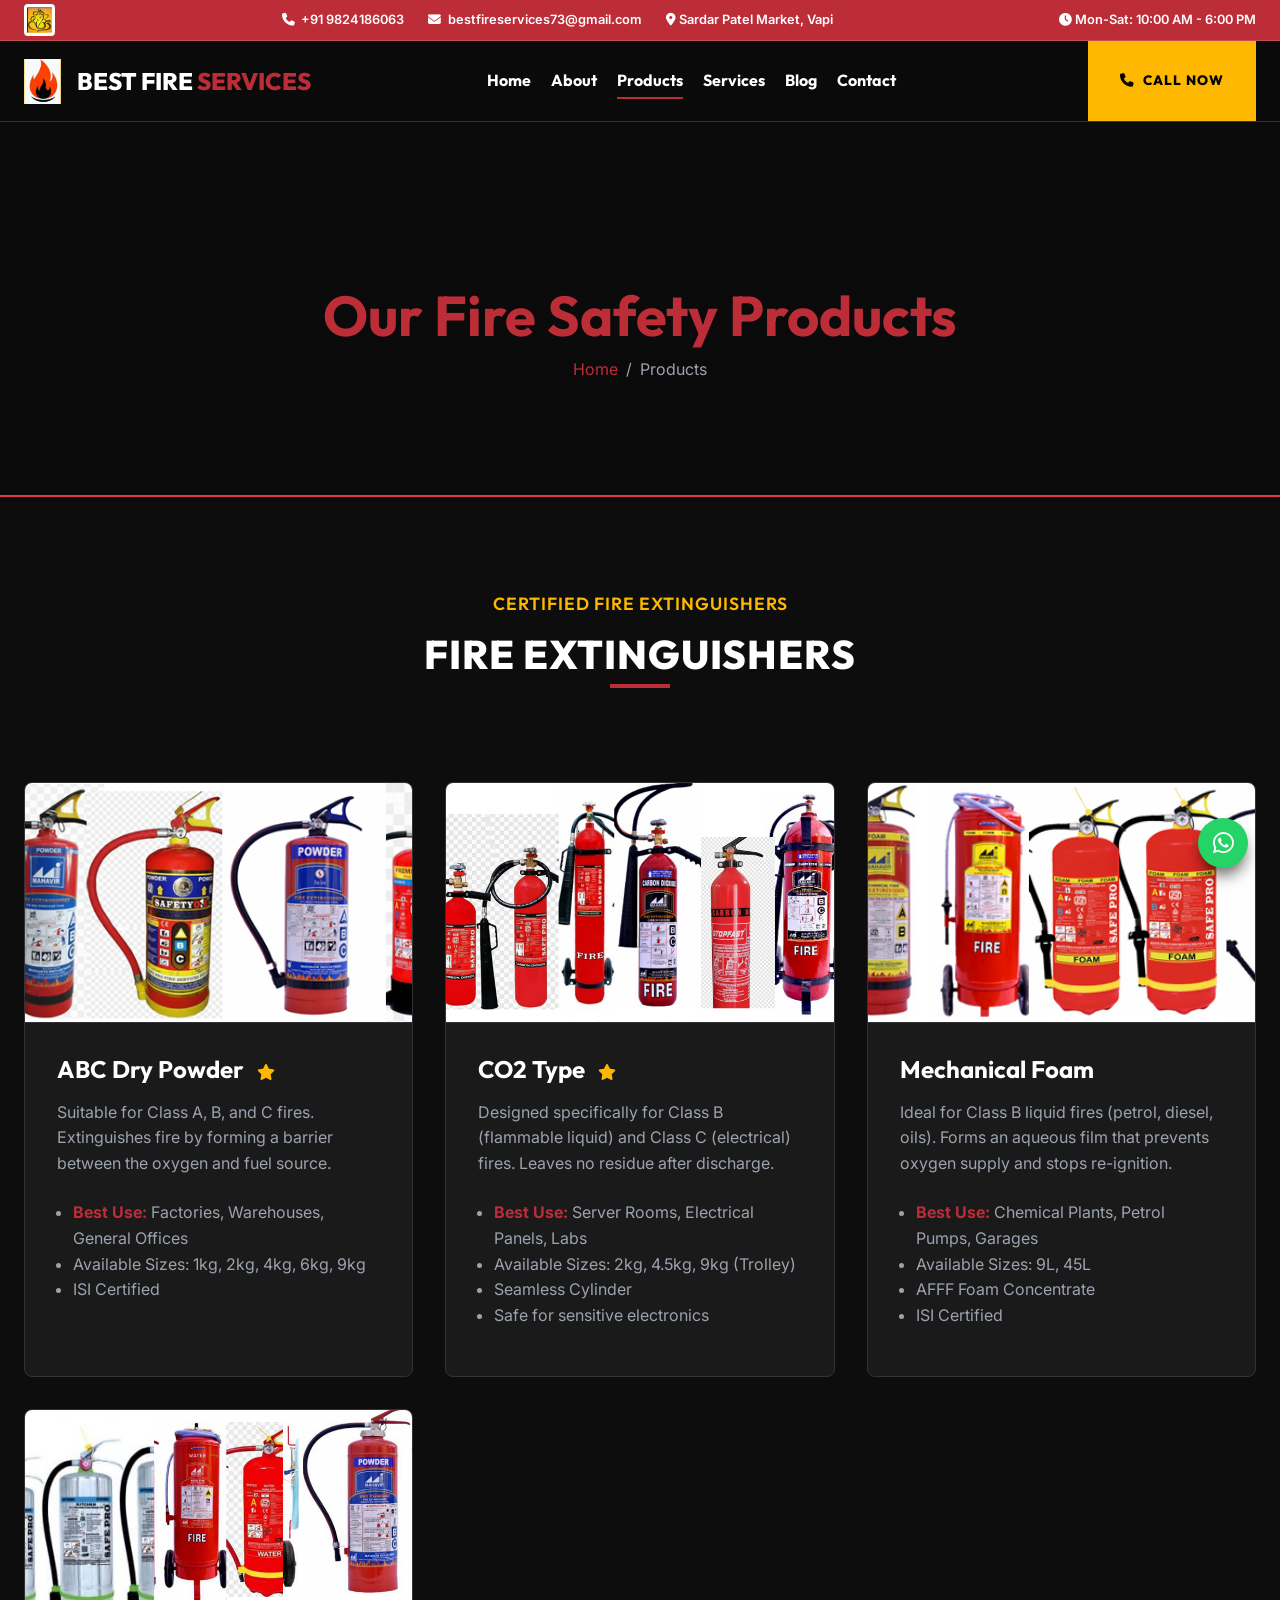
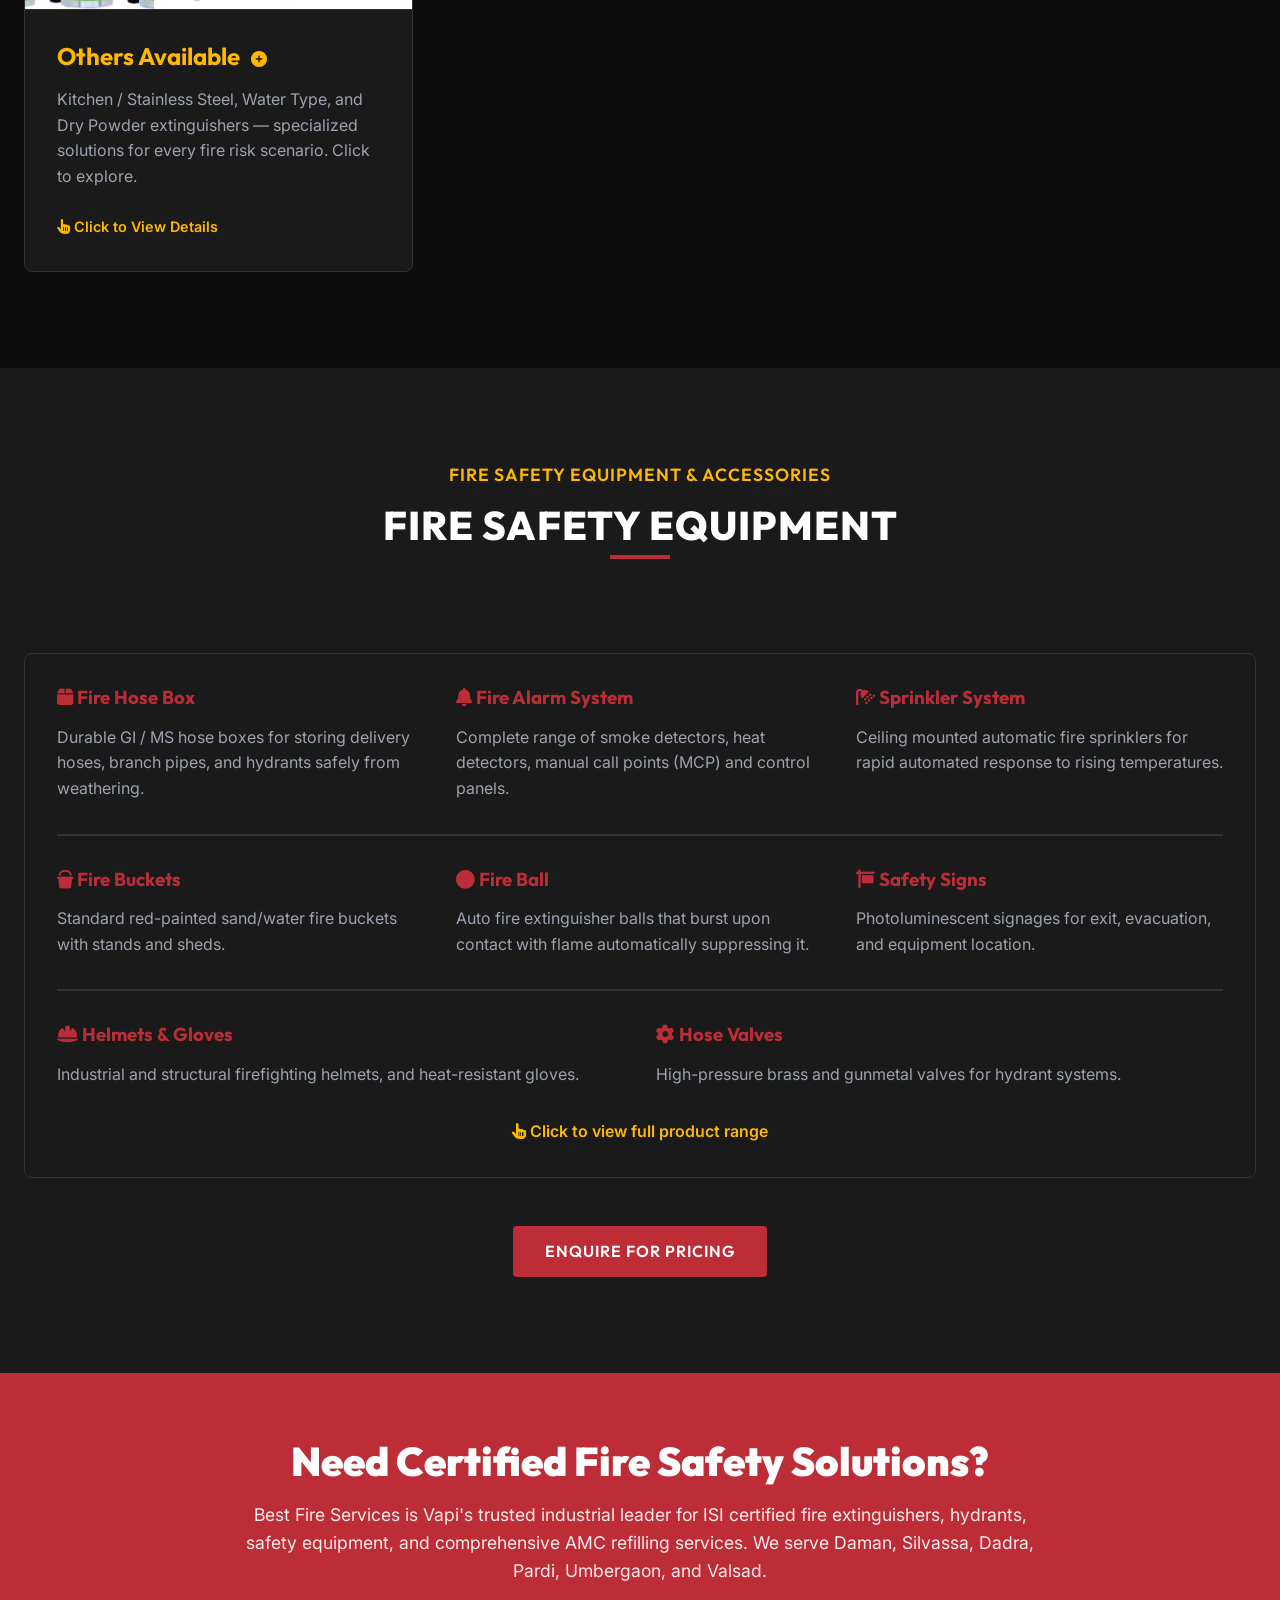
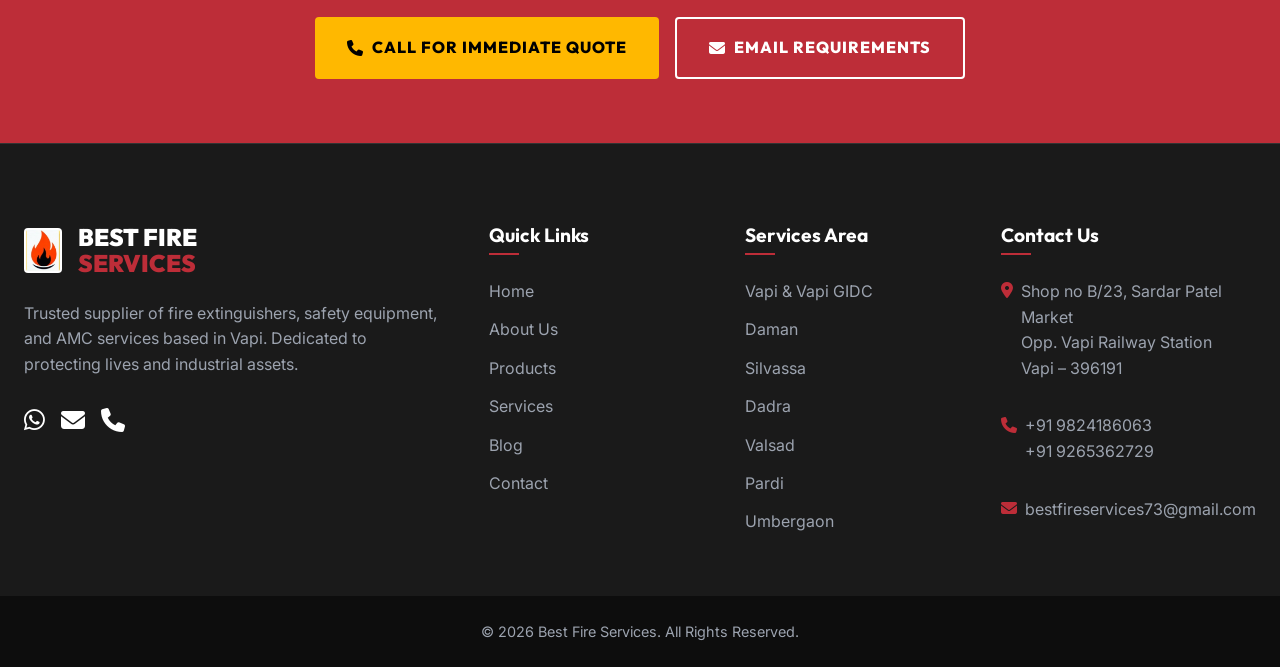
<file: products.html>
<!DOCTYPE html>
<html lang="en">
<head>
    <meta charset="UTF-8">
    <meta name="viewport" content="width=device-width, initial-scale=1.0">
    <title>Fire Extinguishers & Safety Equipment in Vapi | Best Fire Services</title>
    <meta name="description" content="Explore our extensive range of ISI certified fire extinguishers (ABC, CO2, Foam, Water) and safety equipment in Vapi, Daman, and Silvassa.">
    <link rel="stylesheet" href="https://cdnjs.cloudflare.com/ajax/libs/font-awesome/6.4.0/css/all.min.css">
    <link rel="stylesheet" href="/css/style.css">
<link rel="icon" type="image/png" href="/assets/images/logo.png">
    <link rel="apple-touch-icon" href="/assets/images/logo.png">
</head>
<body>

    <!-- Topbar & Nav (Minified inclusion for brevity similar to other files) -->
            <div class="topbar">
        <div class="container topbar-inner" style="display: flex; justify-content: space-between; align-items: center; width: 100%;">
            <div class="topbar-left">
                <div class="auspicious-symbol-wrapper">
                    <img src="/assets/images/ganesha_om.png" alt="Auspicious Symbol" class="auspicious-symbol">
                </div>
            </div>
            
            <div class="topbar-center" style="display: flex; gap: 1.5rem; justify-content: center; flex: 1;">
                <div class="topbar-item">
                    <a href="tel:+919824186063"><i class="icon-phone"></i> +91 9824186063</a>
                </div>
                <div class="topbar-item">
                    <a href="mailto:bestfireservices73@gmail.com"><i class="icon-email"></i> bestfireservices73@gmail.com</a>
                </div>
                <div class="topbar-item">
                    <span><i class="icon-location"></i> Sardar Patel Market, Vapi</span>
                </div>
            </div>

            <div class="topbar-right">
                <div class="topbar-item">
                    <span><i class="icon-clock"></i> Mon-Sat: 10:00 AM - 6:00 PM</span>
                </div>
            </div>
        </div>
    </div>
    </div>

    <header class="header">
        <div class="container nav-container">
            <a href="/" class="logo">
                <img src="/assets/images/logo.png" alt="Best Fire Services Logo" style="height: 45px; width: auto; margin-right: 0.5rem;">
                <div>BEST FIRE <span>SERVICES</span></div>
            </a>
            <nav class="nav-menu">
                <a href="index.html" class="nav-link">Home</a>
                <a href="about.html" class="nav-link">About</a>
                <a href="products.html" class="nav-link active">Products</a>
                <a href="services.html" class="nav-link">Services</a>
                <a href="blog.html" class="nav-link">Blog</a>
                <a href="contact.html" class="nav-link">Contact</a>
            </nav>
                        <div class="nav-actions">
                <a href="tel:+919824186063" class="btn btn-secondary btn-call-header">
                    <i class="icon-phone"></i>
                    <span>CALL NOW</span>
                </a>
                <button class="hamburger">
                    <i class="icon-menu"></i>
                </button>
            </div>
        </div>
    </header>
    </div>

    <!-- Mobile Menu Overlay -->
    <div class="menu-overlay"></div>
    <!-- Page Header -->
    <section class="page-header">
        <div class="container">
            <h1 class="page-title text-primary" style="text-align: center; display: block; width: 100%; margin-bottom: 0.5rem;">Our Fire Safety Products</h1>
            <div class="breadcrumb" style="justify-content: center; margin-bottom: 2rem;">
                <a href="index.html">Home</a> <span>/</span> <span>Products</span>
            </div>
        </div>
    </section>

    <!-- Fire Extinguishers Category -->
    <section class="section">
        <div class="container">
            <div class="text-center reveal" style="margin-bottom: 3.5rem; text-align: center;">
                <h2 class="section-subtitle" style="display: block; margin-bottom: 1rem; text-align: center; font-size: 1.1rem; letter-spacing: 1px;">Certified Fire Extinguishers</h2>
                <h3 class="section-title center" style="margin-top: 0; display: inline-block;">Fire Extinguishers</h3>
            </div>
            
            <div class="grid-3 reveal">
                <!-- Product 1 -->
                <div class="card" id="abcCard" style="cursor: pointer;" onclick="openAbcModal()">
                    <img src="/assets/images/abc_extinguisher.png" alt="ABC Dry Powder" class="card-img" loading="lazy">
                    <div class="card-content">
                        <h3 class="card-title">ABC Dry Powder <i class="fa-solid fa-star text-secondary" style="font-size: 1rem; margin-left: 0.5rem;" title="Bestseller"></i></h3>
                        <p class="card-desc">Suitable for Class A, B, and C fires. Extinguishes fire by forming a barrier between the oxygen and fuel source.</p>
                        <ul class="text-muted" style="list-style-type: disc; margin-left: 1rem; margin-bottom: 1rem;">
                            <li><strong class="text-primary">Best Use:</strong> Factories, Warehouses, General Offices</li>
                            <li>Available Sizes: 1kg, 2kg, 4kg, 6kg, 9kg</li>
                            <li>ISI Certified</li>
                        </ul>
                    </div>
                </div>

                <!-- Product 2 -->
                <div class="card" id="co2Card" style="cursor: pointer;" onclick="openCo2Modal()">
                    <img src="/assets/images/co2_extinguisher.png" alt="CO2 Type Extinguisher" class="card-img" loading="lazy">
                    <div class="card-content">
                        <h3 class="card-title">CO2 Type <i class="fa-solid fa-star text-secondary" style="font-size: 1rem; margin-left: 0.5rem;" title="Bestseller"></i></h3>
                        <p class="card-desc">Designed specifically for Class B (flammable liquid) and Class C (electrical) fires. Leaves no residue after discharge.</p>
                        <ul class="text-muted" style="list-style-type: disc; margin-left: 1rem; margin-bottom: 1rem;">
                            <li><strong class="text-primary">Best Use:</strong> Server Rooms, Electrical Panels, Labs</li>
                            <li>Available Sizes: 2kg, 4.5kg, 9kg (Trolley)</li>
                            <li>Seamless Cylinder</li>
                            <li>Safe for sensitive electronics</li>
                        </ul>
                    </div>
                </div>

                <!-- Product 3 -->
                <div class="card" id="foamCard" style="cursor: pointer;" onclick="openFoamModal()">
                    <img src="/assets/images/foam_collage.png" alt="9L and 45L Mechanical Foam" class="card-img" loading="lazy">
                    <div class="card-content">
                        <h3 class="card-title">Mechanical Foam</h3>
                        <p class="card-desc">Ideal for Class B liquid fires (petrol, diesel, oils). Forms an aqueous film that prevents oxygen supply and stops re-ignition.</p>
                        <ul class="text-muted" style="list-style-type: disc; margin-left: 1rem; margin-bottom: 1rem;">
                            <li><strong class="text-primary">Best Use:</strong> Chemical Plants, Petrol Pumps, Garages</li>
                            <li>Available Sizes: 9L, 45L</li>
                            <li>AFFF Foam Concentrate</li>
                            <li>ISI Certified</li>
                        </ul>
                    </div>
                </div>
                
                <!-- Product 4 - Others Available (Clickable) -->
                <div class="card others-card" id="othersCard" style="cursor: pointer;" onclick="openOthersModal()">
                    <div class="others-card-preview">
                        <img src="/assets/images/kitchen_ss_extinguisher.jpg" alt="Kitchen SS Extinguisher" class="others-thumb">
                        <img src="/assets/images/water_type_extinguisher.png" alt="Water Type Extinguisher" class="others-thumb">
                        <img src="/assets/images/dry_powder_extinguisher.png" alt="Dry Powder Extinguisher" class="others-thumb">
                    </div>
                    <div class="card-content">
                        <h3 class="card-title text-secondary">Others Available <i class="fa-solid fa-circle-plus" style="font-size:1rem; margin-left:0.4rem;"></i></h3>
                        <p class="card-desc">Kitchen / Stainless Steel, Water Type, and Dry Powder extinguishers — specialized solutions for every fire risk scenario. Click to explore.</p>
                        <span class="text-secondary" style="font-weight:600; font-size:0.9rem;"><i class="fa-solid fa-hand-pointer"></i> Click to View Details</span>
                    </div>
                </div>
            </div>
        </div>
    </section>

    <!-- Safety Equipment Category -->
    <section class="section bg-surface" style="background-color: var(--surface-color);">
        <div class="container">
            <div class="text-center reveal" style="margin-bottom: 3.5rem; text-align: center;">
                <h2 class="section-subtitle" style="display: block; margin-bottom: 1rem; text-align: center; font-size: 1.1rem; letter-spacing: 1px;">Fire Safety Equipment & Accessories</h2>
                <h3 class="section-title center" style="margin-top: 0; display: inline-block;">Fire Safety Equipment</h3>
            </div>
            
            <div class="grid-3 reveal">
                <!-- Equipment Listing instead of multiple cards -->
                <div class="card" id="equipmentCard" style="grid-column: 1 / -1; cursor: pointer;" onclick="openEquipmentModal()">
                    <div class="card-content">
                        <div style="display: flex; flex-wrap: wrap; gap: 2rem; justify-content: space-around;">
                            <div style="flex: 1; min-width: 250px;">
                                <h3 class="text-primary"><i class="fa-solid fa-box"></i> Fire Hose Box</h3>
                                <p class="text-muted">Durable GI / MS hose boxes for storing delivery hoses, branch pipes, and hydrants safely from weathering.</p>
                            </div>
                            <div style="flex: 1; min-width: 250px;">
                                <h3 class="text-primary"><i class="fa-solid fa-bell"></i> Fire Alarm System</h3>
                                <p class="text-muted">Complete range of smoke detectors, heat detectors, manual call points (MCP) and control panels.</p>
                            </div>
                            <div style="flex: 1; min-width: 250px;">
                                <h3 class="text-primary"><i class="fa-solid fa-shower"></i> Sprinkler System</h3>
                                <p class="text-muted">Ceiling mounted automatic fire sprinklers for rapid automated response to rising temperatures.</p>
                            </div>
                        </div>
                        <hr style="border: 1px solid var(--border-color); margin: 2rem 0;">
                        <div style="display: flex; flex-wrap: wrap; gap: 2rem; justify-content: space-around;">
                            <div style="flex: 1; min-width: 250px;">
                                <h3 class="text-primary"><i class="fa-solid fa-bucket"></i> Fire Buckets</h3>
                                <p class="text-muted">Standard red-painted sand/water fire buckets with stands and sheds.</p>
                            </div>
                            <div style="flex: 1; min-width: 250px;">
                                <h3 class="text-primary"><i class="fa-solid fa-circle"></i> Fire Ball</h3>
                                <p class="text-muted">Auto fire extinguisher balls that burst upon contact with flame automatically suppressing it.</p>
                            </div>
                            <div style="flex: 1; min-width: 250px;">
                                <h3 class="text-primary"><i class="fa-solid fa-sign"></i> Safety Signs</h3>
                                <p class="text-muted">Photoluminescent signages for exit, evacuation, and equipment location.</p>
                            </div>
                        </div>
                        <hr style="border: 1px solid var(--border-color); margin: 2rem 0;">
                        <div style="display: flex; flex-wrap: wrap; gap: 2rem; justify-content: space-around;">
                            <div style="flex: 1; min-width: 250px;">
                                <h3 class="text-primary"><i class="fa-solid fa-helmet-safety"></i> Helmets &amp; Gloves</h3>
                                <p class="text-muted">Industrial and structural firefighting helmets, and heat-resistant gloves.</p>
                            </div>
                            <div style="flex: 1; min-width: 250px;">
                                <h3 class="text-primary"><i class="fa-solid fa-gear"></i> Hose Valves</h3>
                                <p class="text-muted">High-pressure brass and gunmetal valves for hydrant systems.</p>
                            </div>
                        </div>
                        <div class="text-center" style="margin-top: 2rem;">
                            <span class="text-secondary" style="font-weight: 600;"><i class="fa-solid fa-hand-pointer"></i> Click to view full product range</span>
                        </div>
                    </div>
                </div>
            </div>
            
            <div class="text-center" style="margin-top: 3rem;">
                <a href="contact.html" class="btn btn-primary">Enquire For Pricing</a>
            </div>
        </div>
    </section>

    <!-- SEO & Call To Action Section -->
    <section class="section bg-primary" style="background-color: var(--primary-color); color: var(--white); text-align: center; padding: 4rem 1rem;">
        <div class="container reveal">
            <h2 style="font-size: 2.5rem; margin-bottom: 1rem; font-weight: 900;">Need Certified Fire Safety Solutions?</h2>
            <p style="font-size: 1.1rem; max-width: 800px; margin: 0 auto 2rem; color: rgba(255,255,255,0.9);">
                Best Fire Services is Vapi's trusted industrial leader for ISI certified fire extinguishers, hydrants, safety equipment, and comprehensive AMC refilling services. We serve Daman, Silvassa, Dadra, Pardi, Umbergaon, and Valsad.
            </p>
            <div style="display: flex; gap: 1rem; justify-content: center; flex-wrap: wrap;">
                <a href="tel:+919824186063" class="btn btn-secondary" style="font-weight: 800; font-size: 1rem; padding: 1rem 2rem;"><i class="icon-phone"></i> Call For Immediate Quote</a>
                <a href="contact.html" class="btn btn-outline" style="color: var(--white); border-color: var(--white); font-weight: 800; font-size: 1rem; padding: 1rem 2rem;"><i class="icon-email"></i> Email Requirements</a>
            </div>
        </div>
    </section>

    <!-- Footer -->
    <footer class="footer">
        <div class="container">
            <div class="footer-grid">
                <div class="footer-col reveal">
                    <a href="/" class="logo" style="margin-bottom: 1.5rem;">
                        <img src="/assets/images/logo.png" alt="Best Fire Services Logo"
                            style="height: 45px; width: auto; margin-right: 0.5rem; background:white; border-radius:4px; padding: 2px;">
                        <div style="color:white; font-size:1.5rem; font-weight:900; line-height:1.1; display:flex; flex-direction:column;">BEST FIRE <span style="color:var(--primary-color);">SERVICES</span></div>
                    </a>
                    <p class="footer-desc">Trusted supplier of fire extinguishers, safety equipment, and AMC services based in Vapi. Dedicated to protecting lives and industrial assets.</p>
                    <div class="topbar-social" style="display: flex; gap: 1rem; margin-top:1rem;">
                        <a href="https://wa.me/919824186063" target="_blank" style="color: var(--white); font-size: 1.5rem;"><i class="icon-whatsapp"></i></a>
                        <a href="mailto:bestfireservices73@gmail.com" style="color: var(--white); font-size: 1.5rem;"><i class="icon-email"></i></a>
                        <a href="tel:+919824186063" style="color: var(--white); font-size: 1.5rem;"><i class="icon-phone"></i></a>
                    </div>
                </div>

                <div class="footer-col reveal">
                    <h3>Quick Links</h3>
                    <ul class="footer-links" style="list-style:none; padding:0;">
                        <li><a href="index.html">Home</a></li>
                        <li><a href="about.html">About Us</a></li>
                        <li><a href="products.html">Products</a></li>
                        <li><a href="services.html">Services</a></li>
                        <li><a href="blog.html">Blog</a></li>
                        <li><a href="contact.html">Contact</a></li>
                    </ul>
                </div>

                <div class="footer-col reveal">
                    <h3>Services Area</h3>
                    <ul class="footer-links" style="list-style:none; padding:0;">
                        <li><a href="#">Vapi & Vapi GIDC</a></li>
                        <li><a href="#">Daman</a></li>
                        <li><a href="#">Silvassa</a></li>
                        <li><a href="#">Dadra</a></li>
                        <li><a href="#">Valsad</a></li>
                        <li><a href="#">Pardi</a></li>
                        <li><a href="#">Umbergaon</a></li>
                    </ul>
                </div>

                <div class="footer-col reveal">
                    <h3>Contact Us</h3>
                    <ul class="footer-contact" style="list-style:none; padding:0; display:flex; flex-direction:column; gap:1rem;">
                        <li style="display:flex; gap:0.5rem;">
                            <i class="icon-location" style="color:var(--primary-color); margin-top:0.2rem;"></i>
                            <span>Shop no B/23, Sardar Patel Market<br>Opp. Vapi Railway Station<br>Vapi – 396191</span>
                        </li>
                        <li style="display:flex; gap:0.5rem;">
                            <i class="icon-phone" style="color:var(--primary-color); margin-top:0.2rem;"></i>
                            <span>+91 9824186063<br>+91 9265362729</span>
                        </li>
                        <li style="display:flex; gap:0.5rem;">
                            <i class="icon-email" style="color:var(--primary-color); margin-top:0.2rem;"></i>
                            <span>bestfireservices73@gmail.com</span>
                        </li>
                    </ul>
                </div>
            </div>
        </div>

        <div class="footer-bottom">
            <div class="container">
                <p>&copy; 2026 Best Fire Services. All Rights Reserved.</p>
            </div>
        </div>
    </footer>

    <!-- ABC Dry Powder Modal -->
    <div id="abcModal" class="modal-overlay">
        <div class="modal-content">
            <button class="modal-close" onclick="closeAbcModal()"><i class="fa-solid fa-xmark"></i></button>
            
            <div class="modal-header-img">
                <!-- Using the existing image as placeholder, scaled appropriately in CSS -->
                <img src="/assets/images/abc_extinguisher.png" alt="ABC Dry Powder Cylinders">
            </div>

            <div class="modal-body">
                <h2 class="text-primary" style="margin-bottom: 0.5rem; text-transform: uppercase;">ABC Dry Powder Extinguisher</h2>
                <div style="height: 2px; width: 50px; background: var(--secondary-color); margin-bottom: 1.5rem;"></div>

                <p class="modal-lead">WE HAVE <strong>CAPACITY OF 1KG, 2KG, 4KG, 6KG, 9KG ABC S/F TYPE CYLINDERS ISI CERTIFIED</strong> AVAILABLE WITH US.</p>
                <p class="modal-makes">MAKES: <strong>MAHAVIR, STOPFAST, SAFIRE, SAFEPRO, SAFETYONE, REDBOTTLE, KANEX</strong></p>

                <div class="modal-table-container">
                    <table class="extinguisher-table">
                        <thead>
                            <tr>
                                <th>Extinguisher Size</th>
                                <th>Ideal For</th>
                                <th>Typical Use Locations</th>
                                <th>Recommended When</th>
                            </tr>
                        </thead>
                        <tbody>
                            <tr>
                                <td>1 KG</td>
                                <td>Small/Spot Fights</td>
                                <td>Cars, Motorcycles, Small Rooms</td>
                                <td>Minor fires at home, in vehicles</td>
                            </tr>
                            <tr>
                                <td>2 KG</td>
                                <td>Compact Spaces</td>
                                <td>Flats, Shops, Reception Desks</td>
                                <td>Basic protection for single rooms</td>
                            </tr>
                            <tr>
                                <td>4 KG</td>
                                <td>General Safety</td>
                                <td>Home Kitchens, Small Shops</td>
                                <td>Moderate fire risks, slightly larger</td>
                            </tr>
                            <tr>
                                <td>6 KG</td>
                                <td>Large Rooms</td>
                                <td>Corporate Offices, Retail Stores</td>
                                <td>Standard commercial</td>
                            </tr>
                            <tr>
                                <td>9 KG</td>
                                <td>High-Risk & Large Areas</td>
                                <td>Warehouses, Factories, Schools</td>
                                <td>For bigger premises</td>
                            </tr>
                        </tbody>
                    </table>
                </div>

                <div class="modal-pricing">
                    <p class="price-line"><span class="price-label">New:</span> Starts from <strong>Rs 950*</strong></p>
                    <p class="price-line"><span class="price-label">Refilling:</span> Starts from <strong>Rs 195*</strong></p>
                </div>

                <p class="modal-note"><strong>Note:</strong> Bulk order pricing can be discussed and formalized upon request.</p>
            </div>
        </div>
    </div>

    <!-- CO2 Extinguisher Modal -->
    <div id="co2Modal" class="modal-overlay">
        <div class="modal-content">
            <button class="modal-close" onclick="closeCo2Modal()"><i class="fa-solid fa-xmark"></i></button>
            
            <div class="modal-header-img">
                <img src="/assets/images/co2_extinguisher.png" alt="CO2 Type Fire Extinguishers">
            </div>

            <div class="modal-body">
                <h2 class="text-primary" style="margin-bottom: 0.5rem; text-transform: uppercase;">CO2 Type Extinguisher</h2>
                <div style="height: 2px; width: 50px; background: var(--secondary-color); margin-bottom: 1.5rem;"></div>

                <p class="modal-lead">WE HAVE <strong>CAPACITY OF 2KG, 3KG, 4.5KG, 9KG, 22.5KG CO2 AND TROLLEY CO2 TYPE CYLINDERS ISI CERTIFIED</strong> AVAILABLE WITH US.</p>
                <p class="modal-makes">MAKES: <strong>MAHAVIR, STOPFAST, SAFIRE, SAFEPRO, KANEX</strong></p>

                <div class="modal-table-container">
                    <table class="extinguisher-table">
                        <thead>
                            <tr>
                                <th>Model / Size</th>
                                <th>Typical Use Locations</th>
                                <th>Suitable For Fires</th>
                                <th>Features & Advantages</th>
                                <th>Recommended When</th>
                            </tr>
                        </thead>
                        <tbody>
                            <tr>
                                <td>2 KG CO₂</td>
                                <td>Home, Offices, Computer Labs</td>
                                <td>Class B, C (Electrical, Liquid)</td>
                                <td>Compact, easy to handle, quick discharge</td>
                                <td>Small electrical setups, IT rooms, vehicles</td>
                            </tr>
                            <tr>
                                <td>3 KG CO₂</td>
                                <td>Commercial Space, Workshops</td>
                                <td>Class B, C (Electrical, Liquid)</td>
                                <td>Intermediate capacity for better coverage</td>
                                <td>Medium-sized rooms with electrical equipment</td>
                            </tr>
                            <tr>
                                <td>4.5 KG CO₂</td>
                                <td>Shops, Offices, Server Rooms</td>
                                <td>Class B, C (Electrical, Liquid)</td>
                                <td>Higher capacity, ideal for medium risks</td>
                                <td>Where more discharge or area is required</td>
                            </tr>
                            <tr>
                                <td>9 KG CO₂</td>
                                <td>Factories, Large Offices, Industrial</td>
                                <td>Class B, C (Electrical, Liquid)</td>
                                <td>Industrial use, high capacity</td>
                                <td>Larger workspaces with significant risks</td>
                            </tr>
                            <tr>
                                <td>22.5 KG CO₂ <br><small>(Trolley)</small></td>
                                <td>Factories, Warehouses, Airports</td>
                                <td>Large-scale Class B, C</td>
                                <td>Rapid mobility, very high volume</td>
                                <td>Sites with high risk or regulations for heavy duty</td>
                            </tr>
                        </tbody>
                    </table>
                </div>

                <div class="modal-pricing">
                    <p class="price-line"><span class="price-label">New (4.5kg):</span> Starts from <strong>Rs 3400*</strong></p>
                    <p class="price-line"><span class="price-label">Refilling:</span> Starts from <strong>Rs 295*</strong></p>
                </div>

                <p class="modal-note"><strong>Note:</strong> Bulk order pricing can be discussed and formalized upon request. Prices may vary based on specific makes and certifications.</p>
            </div>
        </div>
    </div>

    <!-- Mechanical Foam Extinguisher Modal -->
    <div id="foamModal" class="modal-overlay">
        <div class="modal-content">
            <button class="modal-close" onclick="closeFoamModal()"><i class="fa-solid fa-xmark"></i></button>
            
            <div class="modal-header-img">
                <img src="/assets/images/foam_collage.png" alt="9L and 45L Mechanical Foam Extinguishers">
            </div>

            <div class="modal-body">
                <h2 class="text-primary" style="margin-bottom: 0.5rem; text-transform: uppercase;">Mechanical Foam Extinguisher</h2>
                <div style="height: 2px; width: 50px; background: var(--secondary-color); margin-bottom: 1.5rem;"></div>

                <p class="modal-lead">WE HAVE <strong>CAPACITY OF 9L, 45L MECHANICAL FOAM TYPE CYLINDERS ISI CERTIFIED</strong> AVAILABLE WITH US.</p>
                <p class="modal-makes">MAKES: <strong>MAHAVIR, SAFEPRO</strong></p>

                <div class="modal-table-container">
                    <table class="extinguisher-table">
                        <thead>
                            <tr>
                                <th>Model / Size</th>
                                <th>Typical Use Locations</th>
                                <th>Suitable For Fires</th>
                                <th>Features & Advantages</th>
                            </tr>
                        </thead>
                        <tbody>
                            <tr>
                                <td>9 Litre</td>
                                <td>Shops, Small Factories, Schools</td>
                                <td>Class A (Solids) & B (Liquids)</td>
                                <td>Efficient for small-scale fires, easy to use</td>
                            </tr>
                            <tr>
                                <td>45 Litre <br><small>(Trolley Mounted)</small></td>
                                <td>Warehouses, Large Factories, Petrol Pumps</td>
                                <td>Class A (Solids) & B (Liquids)</td>
                                <td>Large capacity, rapid suppression, mobile</td>
                            </tr>
                        </tbody>
                    </table>
                </div>

                <div class="modal-pricing">
                    <p class="price-line"><span class="price-label">New:</span> Starts from <strong>Rs 1760*</strong></p>
                    <p class="price-line"><span class="price-label">Refilling:</span> Starts from <strong>Rs 395*</strong></p>
                </div>

                <div style="background-color: rgba(230, 57, 70, 0.1); border-left: 4px solid var(--primary-color); padding: 1.5rem; border-radius: 4px; margin-top: 1rem;">
                    <p style="color: var(--primary-color); font-weight: 800; text-transform: uppercase; margin-bottom: 0.5rem;"><i class="fa-solid fa-triangle-exclamation"></i> Important Note:</p>
                    <p style="color: var(--text-main); font-size: 0.95rem; line-height: 1.5;"><strong>DO NOT use foam extinguishers on live electrical equipment.</strong> Ensure power is isolated before use in areas with electrical hazards.</p>
                </div>

                <p class="modal-note" style="margin-top: 1.5rem;"><strong>Note:</strong> Bulk order pricing can be discussed and formalized upon request. Prices may vary based on specific makes and certifications.</p>
            </div>
        </div>
    </div>

    <!-- Fire Safety Equipment Modal -->
    <div id="equipmentModal" class="modal-overlay">
        <div class="modal-content">
            <button class="modal-close" onclick="closeEquipmentModal()"><i class="fa-solid fa-xmark"></i></button>
            
            <div class="modal-header-img" style="background-color: var(--surface-color); display: flex; flex-wrap: wrap; gap: 1rem; padding: 1rem; justify-content: space-around;">
                <img src="/assets/images/safety_equipment_collage.png" alt="Fire Safety Equipment Range" style="max-height: 250px; width: auto; object-fit: contain;">
                <img src="/assets/images/ancillary_equipment_v2.png" alt="Ancillary Gear Collection" style="max-height: 250px; width: auto; object-fit: contain;">
            </div>

            <div class="modal-body">
                <h2 class="text-primary" style="margin-bottom: 0.5rem; text-transform: uppercase;">Fire Safety Equipment</h2>
                <div style="height: 2px; width: 50px; background: var(--secondary-color); margin-bottom: 1.5rem;"></div>

                <p class="modal-lead">WE SUPPLY A <strong>COMPLETE RANGE OF FIRE SAFETY EQUIPMENT, ACCESSORIES, AND SIGNAGE</strong> FOR INDUSTRIAL, COMMERCIAL, AND RESIDENTIAL USE.</p>

                <div class="modal-table-container">
                    <table class="extinguisher-table">
                        <thead>
                            <tr>
                                <th>Equipment</th>
                                <th>Description</th>
                                <th>Ideal For</th>
                            </tr>
                        </thead>
                        <tbody>
                            <tr>
                                <td><strong>Fire Hose Box</strong></td>
                                <td>Single & double door GI/MS hose boxes for storing delivery hoses, branch pipes, and hydrant accessories</td>
                                <td>Factories, Commercial Buildings</td>
                            </tr>
                            <tr>
                                <td><strong>Fire Alarm System</strong></td>
                                <td>Smoke detectors, heat detectors, manual call points (MCP), and centralized control panels</td>
                                <td>Offices, Schools, Warehouses</td>
                            </tr>
                            <tr>
                                <td><strong>Sprinkler System</strong></td>
                                <td>Ceiling mounted automatic fire sprinklers for rapid automated temperature response</td>
                                <td>Large Warehouses, Malls, Plants</td>
                            </tr>
                            <tr>
                                <td><strong>Fire Buckets</strong></td>
                                <td>Standard red-painted sand/water fire buckets with stands and sheds</td>
                                <td>Open Areas, Small Operations</td>
                            </tr>
                            <tr>
                                <td><strong>Fire Ball (AFO)</strong></td>
                                <td>Auto fire extinguisher balls that burst upon contact with flame, self-activating suppression</td>
                                <td>Unmanned Areas, Electrical Rooms</td>
                            </tr>
                            <tr>
                                <td><strong>Extinguisher Boxes</strong></td>
                                <td>Metal and plastic wall-mount boxes for single or multi-unit extinguisher storage</td>
                                <td>All Buildings, Corridors</td>
                            </tr>
                            <tr>
                                <td><strong>Hydrant Valves</strong></td>
                                <td>High-pressure brass and gunmetal landing valves for hydrant systems</td>
                                <td>Industrial Hydrant Networks</td>
                            </tr>
                            <tr>
                                <td><strong>Helmets & Gloves</strong></td>
                                <td>Industrial and structural firefighting helmets, heat-resistant gloves, and safety boots</td>
                                <td>Fire Teams, Factory Workers</td>
                            </tr>
                            <tr>
                                <td><strong>Safety Signage</strong></td>
                                <td>Photoluminescent exit signs, no smoking boards, assembly point markers, and fire extinguisher location signs</td>
                                <td>All Premises (Mandatory)</td>
                            </tr>
                            <tr>
                                <td><strong>Safety Cones</strong></td>
                                <td>High-visibility traffic and hazard cones for marking danger zones</td>
                                <td>Construction Sites, Factories</td>
                            </tr>
                        </tbody>
                    </table>
                </div>

                <div class="modal-pricing">
                    <p class="price-line"><i class="fa-solid fa-circle-info" style="color: var(--secondary-color); margin-right: 0.5rem;"></i> Pricing varies by product type, quantity, and specifications. <strong style="color: var(--secondary-color);">Contact us for a custom quote.</strong></p>
                </div>

                <p class="modal-note"><strong>Note:</strong> All equipment supplied is ISI/BIS certified where applicable. Bulk and institutional orders welcome with competitive pricing.</p>

                <div class="text-center" style="margin-top: 1.5rem;">
                    <a href="contact.html" class="btn btn-primary"><i class="fa-solid fa-paper-plane"></i> Enquire For Pricing</a>
                </div>
            </div>
        </div>
    </div>

    <!-- Others Available Modal -->
    <div id="othersModal" class="modal-overlay">
        <div class="modal-content modal-content-wide">
            <button class="modal-close" onclick="closeOthersModal()"><i class="fa-solid fa-xmark"></i></button>

            <div class="modal-body">
                <h2 class="text-primary" style="margin-bottom: 0.5rem; text-transform: uppercase;">Other Extinguisher Types</h2>
                <div style="height: 2px; width: 50px; background: var(--secondary-color); margin-bottom: 0.5rem;"></div>
                <p class="modal-lead" style="margin-bottom: 2rem;">Beyond our core range, we supply <strong>specialized extinguisher types</strong> for kitchens, water-based suppression, and heavy-duty powder applications — all ISI certified.</p>

                <!-- Section 1: Kitchen / SS Extinguisher -->
                <div class="others-section">
                    <div class="others-section-img">
                        <img src="/assets/images/kitchen_ss_extinguisher.jpg" alt="Kitchen Stainless Steel Extinguisher">
                    </div>
                    <div class="others-section-info">
                        <h3 class="text-secondary others-type-title"><i class="fa-solid fa-utensils"></i> Kitchen / Stainless Steel Type</h3>
                        <div style="height:2px; width:40px; background:var(--primary-color); margin-bottom:1rem;"></div>
                        <p class="modal-lead">WE HAVE <strong>KITCHEN TYPE SS (STAINLESS STEEL) EXTINGUISHERS ISI CERTIFIED</strong> AVAILABLE WITH US.</p>
                        <p class="modal-makes">MAKES: <strong>SAFE PRO, SAFEPRO, KANEX</strong></p>
                        <table class="extinguisher-table" style="margin-top:1rem;">
                            <thead><tr><th>Feature</th><th>Details</th></tr></thead>
                            <tbody>
                                <tr><td>Body Material</td><td>Food-grade Stainless Steel (SS)</td></tr>
                                <tr><td>Agent</td><td>Wet Chemical / K-Class Agent</td></tr>
                                <tr><td>Fire Class</td><td>Class K (Cooking Oils &amp; Fats) + Class A</td></tr>
                                <tr><td>Best Use</td><td>Commercial Kitchens, Restaurants, Food Processing</td></tr>
                                <tr><td>Available Sizes</td><td>2L, 4L, 6L, 9L</td></tr>
                                <tr><td>Certification</td><td>ISI Certified</td></tr>
                            </tbody>
                        </table>
                    </div>
                </div>

                <hr class="others-divider">

                <!-- Section 2: Water Type -->
                <div class="others-section">
                    <div class="others-section-img">
                        <img src="/assets/images/water_type_extinguisher.png" alt="Water Type Extinguisher">
                    </div>
                    <div class="others-section-info">
                        <h3 class="text-secondary others-type-title"><i class="fa-solid fa-droplet"></i> Water Type Extinguisher</h3>
                        <div style="height:2px; width:40px; background:var(--primary-color); margin-bottom:1rem;"></div>
                        <p class="modal-lead">WE HAVE <strong>WATER CO2 &amp; TROLLEY WATER TYPE CYLINDERS ISI CERTIFIED</strong> AVAILABLE WITH US.</p>
                        <p class="modal-makes">MAKES: <strong>MAHAVIR, SAFE PRO, SAFEPRO</strong></p>
                        <table class="extinguisher-table" style="margin-top:1rem;">
                            <thead><tr><th>Model / Size</th><th>Best Use</th><th>Fire Class</th><th>Features</th></tr></thead>
                            <tbody>
                                <tr><td>9 Litre (Stored Pressure)</td><td>Schools, Offices, Wood/Paper Storage</td><td>Class A (Solids)</td><td>Eco-friendly, no chemical residue</td></tr>
                                <tr><td>9 Litre CO2 Cartridge</td><td>Libraries, Archives, Heritage Buildings</td><td>Class A (Solids)</td><td>Deep-penetrating water mist</td></tr>
                                <tr><td>50 Litre (Trolley)</td><td>Warehouses, Large Factories, Open Yards</td><td>Class A (Solids)</td><td>High capacity, rapid deployment</td></tr>
                            </tbody>
                        </table>
                    </div>
                </div>

                <hr class="others-divider">

                <!-- Section 3: Dry Powder -->
                <div class="others-section">
                    <div class="others-section-img">
                        <img src="/assets/images/dry_powder_extinguisher.png" alt="Dry Powder Extinguisher">
                    </div>
                    <div class="others-section-info">
                        <h3 class="text-secondary others-type-title"><i class="fa-solid fa-fire-extinguisher"></i> Dry Powder (BC / DC) Extinguisher</h3>
                        <div style="height:2px; width:40px; background:var(--primary-color); margin-bottom:1rem;"></div>
                        <p class="modal-lead">WE HAVE <strong>BC / DC TYPE DRY POWDER EXTINGUISHERS &amp; TROLLEYS ISI CERTIFIED</strong> AVAILABLE WITH US.</p>
                        <p class="modal-makes">MAKES: <strong>MAHAVIR, SAFE PRO, SAFEPRO, STOPFAST</strong></p>
                        <table class="extinguisher-table" style="margin-top:1rem;">
                            <thead><tr><th>Model / Size</th><th>Best Use</th><th>Fire Class</th><th>Features</th></tr></thead>
                            <tbody>
                                <tr><td>25 KG (Trolley)</td><td>Petrol Pumps, Chemical Plants, Gas Cylinders</td><td>Class B &amp; C (Liquids, Gas)</td><td>Large area coverage, mobile unit</td></tr>
                                <tr><td>50 KG (Trolley)</td><td>Refineries, Fuel Depots, Large Factories</td><td>Class B &amp; C (Liquids, Gas)</td><td>Industrial-grade, high suppression</td></tr>
                                <tr><td>4 KG / 6 KG / 9 KG</td><td>LPG Areas, Garages, Workshops</td><td>Class B &amp; C (Liquids, Gas)</td><td>Compact, ISI approved, fast action</td></tr>
                            </tbody>
                        </table>
                    </div>
                </div>

                <div class="modal-pricing" style="margin-top: 1.5rem;">
                    <p class="price-line"><i class="fa-solid fa-circle-info" style="color: var(--secondary-color); margin-right: 0.5rem;"></i> Pricing varies by type, capacity, and make. <strong style="color: var(--secondary-color);">Contact us for a custom quote.</strong></p>
                </div>

                <p class="modal-note"><strong>Note:</strong> All products are ISI/BIS certified. Bulk and institutional orders are welcome with competitive pricing.</p>

                <div class="text-center" style="margin-top: 1.5rem;">
                    <a href="contact.html" class="btn btn-primary"><i class="fa-solid fa-paper-plane"></i> Enquire For Pricing</a>
                </div>
            </div>
        </div>
    </div>

    <!-- Floating Actions & Scripts -->
    <div class="floating-actions"><a href="https://wa.me/919824186063" target="_blank" class="fab fab-whatsapp"><i class="fa-brands fa-whatsapp"></i></a></div>
    <a href="tel:+919824186063" class="sticky-mobile-call"><i class="fa-solid fa-phone"></i> CALL NOW</a>
    <script src="/js/script.js"></script>
</body>
</html>
</file>
<file: css/style.css>
/* 
=========================================================
Best Fire Services - Global Stylesheet
Theme: Modern Premium Industrial (Red, Black, Yellow)
=========================================================
*/

@import url('https://fonts.googleapis.com/css2?family=Inter:wght@400;500;600&family=Outfit:wght@500;700;800;900&display=swap');

:root {
  /* Core Base Colors */
  --bg-color: #0d0d0d; /* Slightly deeper black */
  --surface-color: #1a1a1a; 
  --surface-light: #2a2a2a;
  
  /* Brand Colors - Standardized Industrial */
  --primary-color: #bd2d38; /* Muted Safety Red */
  --primary-hover: #d1323f;
  --secondary-color: #FFB800; /* Industrial Yellow */
  --secondary-light: #ffc933;
  
  /* Text Colors */
  --text-main: #fcfcfc;
  --text-muted: #9ca3af;
  --heading-color: #ffffff;
  
  /* Legacy/Utility */
  --border-color: #333333;
  --black: #000000;
  --white: #ffffff;
  
  /* Specific UI Element Variables */
  --btn-outline-color: #ffffff;
  --header-bg: rgba(10, 10, 10, 0.95);
  --header-shadow: 0 4px 20px rgba(0,0,0,0.5);
  --logo-text: #ffffff;
  --nav-text: #ffffff;
  --topbar-bg: #e63946;
  --topbar-text: #ffffff;
  --hamburger-color: #ffffff;
  
  /* Gradients */
  --hero-grad: linear-gradient(rgba(10, 10, 10, 0.9), rgba(10, 10, 10, 0.95));
  --hero-desc-color: #1a1a1a;
  --card-shadow: 0 15px 30px rgba(0,0,0,0.5);
  --quote-color: #222222;
  --cta-grad: linear-gradient(rgba(230, 57, 70, 0.9), rgba(230, 57, 70, 0.9));
  --cta-title-line: #ffffff;
  --cta-text: #ffffff;
  --fab-shadow-var: 0 10px 15px -3px rgba(0, 0, 0, 0.6);
  --page-head-grad: linear-gradient(rgba(10,10,10,0.8), rgba(10,10,10,0.9));
  --page-head-border: #e63946;
  
  /* Typography */
  --font-heading: 'Outfit', sans-serif;
  --font-body: 'Inter', sans-serif;
  
  /* Layout */
  --container-width: 1400px;
  --nav-height: 80px;
  --topbar-height: 54px;
  
  /* Transitions */
  --transition-fast: 0.2s ease;
  --transition-normal: 0.3s ease;
  --transition-slow: 0.5s cubic-bezier(0.4, 0, 0.2, 1);
  
  /* Shadows */
  --shadow-sm: 0 4px 6px -1px rgba(0, 0, 0, 0.5);
  --shadow-md: 0 10px 15px -3px rgba(0, 0, 0, 0.6);
  --shadow-glow: 0 0 20px rgba(230, 57, 70, 0.3);
}

/* Base Styles */
* {
  margin: 0;
  padding: 0;
  box-sizing: border-box;
}

html {
  scroll-behavior: smooth;
  font-size: 16px;
}

body {
  font-family: var(--font-body);
  background-color: var(--bg-color);
  color: var(--text-main);
  line-height: 1.6;
  overflow-x: hidden;
  -webkit-font-smoothing: antialiased;
}

h1, h2, h3, h4, h5, h6 {
  font-family: var(--font-heading);
  font-weight: 700;
  line-height: 1.2;
  color: var(--heading-color);
  margin-bottom: 1rem;
}

a {
  text-decoration: none;
  color: var(--primary-color);
  transition: color var(--transition-fast);
}

a:hover {
  color: var(--primary-hover);
}

ul {
  list-style: none;
}

img {
  max-width: 100%;
  height: auto;
  display: block;
}

.container {
  width: 100%;
  max-width: var(--container-width);
  margin: 0 auto;
  padding: 0 1.5rem;
}

.section {
  padding: 6rem 0;
}

/* Typography Utilities */
.text-center { text-align: center; }
.text-primary { color: var(--primary-color); }
.text-secondary { color: var(--secondary-color); }
.text-muted { color: var(--text-muted); }

.section-title {
  font-size: clamp(2rem, 5vw, 2.5rem);
  font-weight: 800;
  text-transform: uppercase;
  margin-bottom: 3rem;
  letter-spacing: 1px;
  position: relative;
  display: inline-block;
}

.hero-title {
  font-size: clamp(2.2rem, 8vw, 3.8rem);
  font-weight: 900;
  line-height: 1.05; /* Tighter for mobile punchiness */
  margin-bottom: 1.5rem;
  letter-spacing: -1px;
}

.section-title::after {
  content: '';
  position: absolute;
  left: 0;
  bottom: -10px;
  width: 60px;
  height: 4px;
  background-color: var(--primary-color);
}

.section-title.center::after {
  left: 50%;
  transform: translateX(-50%);
}

.section-subtitle {
  font-family: var(--font-heading);
  color: var(--secondary-color);
  font-size: 1.1rem;
  font-weight: 600;
  text-transform: uppercase;
  letter-spacing: 2px;
  margin-bottom: 0.5rem;
  display: block;
}

/* Buttons */
.btn {
  display: inline-flex;
  align-items: center;
  justify-content: center;
  padding: 0.8rem 2rem;
  min-height: 48px; /* Thumb-friendly */
  font-family: var(--font-heading);
  font-weight: 600;
  font-size: 1rem;
  border-radius: 4px;
  text-transform: uppercase;
  letter-spacing: 1px;
  cursor: pointer;
  transition: all var(--transition-normal);
  border: none;
  gap: 0.5rem;
}

.btn-primary {
  background-color: var(--primary-color);
  color: var(--white);
}

.btn-primary:hover {
  background-color: var(--primary-hover);
  color: var(--white);
  box-shadow: var(--shadow-glow);
  transform: translateY(-2px);
}

.btn-outline {
  background-color: transparent;
  color: var(--btn-outline-color);
  border: 2px solid var(--primary-color);
}

.btn-outline:hover {
  background-color: var(--primary-color);
  color: var(--white);
}

.btn-secondary {
  background-color: var(--secondary-color);
  color: var(--black);
}

.btn-secondary:hover {
  background-color: var(--secondary-light);
  color: var(--black);
  transform: translateY(-2px);
}

/* Permanent Call Now Header Button */
.btn-call-header {
  font-size: 0.85rem;
  padding: 0.6rem 1.5rem;
  border-radius: 6px;
  background-color: #FFB800 !important;
  color: #000000 !important;
  font-weight: 800;
  transition: transform 0.2s ease, box-shadow 0.2s ease;
}

.btn-call-header:hover {
  transform: scale(1.05);
  box-shadow: 0 4px 12px rgba(255, 184, 0, 0.4);
}

.btn-call-header:active {
  transform: scale(0.98);
}

/* Preloader */
#preloader {
  position: fixed;
  top: 0; left: 0; right: 0; bottom: 0;
  background-color: var(--bg-color);
  z-index: 9999;
  display: flex;
  justify-content: center;
  align-items: center;
  transition: opacity 0.5s ease;
}

.loader {
  width: 50px;
  height: 50px;
  border: 4px solid var(--surface-light);
  border-top-color: var(--primary-color);
  border-radius: 50%;
  animation: spin 1s linear infinite;
}

@keyframes spin {
  100% { transform: rotate(360deg); }
}

/* Global Sticky Wrapper */
.sticky-wrapper {
  position: sticky;
  top: 0;
  z-index: 3000;
  width: 100%;
  box-shadow: var(--header-shadow);
}

/* Header & Navbar */
.header {
  position: relative;
  top: 0;
  left: 0;
  width: 100%;
  z-index: 1000;
  transition: all var(--transition-normal);
  background-color: var(--header-bg);
  padding: 0;
  border-bottom: 1px solid var(--border-color);
}

.nav-container {
  display: flex;
  justify-content: space-between;
  align-items: center;
  height: 100%;
}

.logo {
  display: flex;
  align-items: center;
  gap: 0.5rem;
  font-family: var(--font-heading);
  font-size: 1.5rem;
  font-weight: 800;
  color: var(--logo-text);
  text-transform: uppercase;
}

.logo span {
  color: var(--primary-color);
}

.logo-icon {
  font-size: 2rem;
  color: var(--primary-color);
}

.nav-menu {
  display: flex;
  gap: 20px;
}

.nav-link {
  color: var(--nav-text);
  font-family: var(--font-heading);
  font-weight: 700;
  font-size: 1rem;
  position: relative;
  transition: color 0.2s ease;
}

.nav-link:hover {
  color: #E31E24; /* Safety Red */
}

.nav-link::after {
  content: '';
  position: absolute;
  bottom: -5px;
  left: 0;
  width: 0%;
  height: 2px;
  background-color: var(--primary-color);
  transition: width var(--transition-normal);
}

.nav-link:hover::after, .nav-link.active::after {
  width: 100%;
}

.nav-actions {
  display: flex;
  align-items: center;
  gap: 1.5rem;
  height: var(--nav-height);
}

.nav-actions .btn {
  height: 100%;
  border-radius: 0;
  padding: 0 2rem;
  margin-left: 1rem;
}

/* Topbar */
.topbar {
  background-color: var(--primary-color);
  color: var(--white);
  padding: 0.25rem 0;
  font-size: 0.8rem;
  font-weight: 600;
  border-bottom: 1px solid rgba(255,255,255,0.15);
  position: relative;
  z-index: 3001; 
}

.topbar-inner {
  display: flex;
  justify-content: space-between;
  align-items: center;
}

.topbar-left, .topbar-right {
  display: flex;
  align-items: center;
  gap: 1.5rem;
}

.topbar-divider {
  width: 1px;
  height: 18px;
  background: rgba(255,255,255,0.3);
}

.topbar-item {
  display: flex;
  align-items: center;
  gap: 0.5rem;
}

.topbar a {
  color: var(--white);
  display: flex;
  align-items: center;
  gap: 0.4rem;
  transition: opacity 0.2s;
}

.topbar a:hover {
  opacity: 0.8;
}

.auspicious-symbol-wrapper {
  display: flex;
  align-items: center;
}

.auspicious-symbol {
  height: 32px;
  border-radius: 4px;
  border: 1px solid rgba(255,255,255,0.2);
  background: white;
  padding: 2px;
}

/* Service Areas Grid */
.service-areas-grid {
  display: grid;
  grid-template-columns: repeat(auto-fit, minmax(180px, 1fr));
  gap: 1.5rem;
  margin-top: 3rem;
}

.area-item {
  background: var(--surface-color);
  padding: 2rem 1rem;
  border-radius: 12px;
  border: 1px solid var(--border-color);
  transition: all var(--transition-normal);
  display: flex;
  flex-direction: column;
  align-items: center;
  gap: 1rem;
}

.area-item i {
  color: var(--primary-color);
  font-size: 1.8rem;
}

.area-item span {
  font-weight: 700;
  color: var(--white);
  font-family: var(--font-heading);
  text-transform: uppercase;
  letter-spacing: 1px;
}

.area-item:hover {
  border-color: var(--primary-color);
  transform: translateY(-8px);
  box-shadow: var(--shadow-glow);
  background: var(--surface-light);
}

/* Mobile Menu Overlay */
.menu-overlay {
  position: fixed;
  top: 0; left: 0; 
  width: 100%; height: 100%;
  background-color: rgba(0, 0, 0, 0.7);
  backdrop-filter: blur(4px);
  z-index: 2000; /* Drawer menu is technically inside header (2100), so 2000 is safe for backdrop */
  opacity: 0;
  visibility: hidden;
  transition: all 0.4s ease;
}

.menu-overlay.active {
  opacity: 1;
  visibility: visible;
}

/* Hide mobile contact info on desktop */
.mobile-contact-info {
  display: none;
}

/* Hamburger Menu */
.hamburger {
  display: none;
  background: none;
  border: none;
  color: var(--hamburger-color);
  font-size: 1.5rem;
  cursor: pointer;
  z-index: 1001;
}

/* Hero Section */
.hero {
  min-height: auto; /* Removed 600px to stop flexbox vertical centering from pushing content down */
  display: flex;
  align-items: flex-start; /* Ensure content starts at top padding */
  position: relative;
  background-color: var(--bg-color);
  background-image: none;
  background-size: cover;
  background-position: center;
  padding-top: 0; /* Removed redundant calc() because .sticky-wrapper already occupies document space */
  padding-bottom: 3rem;
  overflow: hidden;
}

.hero-centered {
  align-items: center;
}

.hero-bg {
  position: absolute;
  top: 0; left: 0; width: 100%; height: 100%;
  background: transparent;
  z-index: -1;
  overflow: hidden;
}

.hero-split-wrapper {
  display: flex;
  align-items: center;
  justify-content: space-between;
  gap: 3rem;
  width: 100%;
  padding: 40px 0 1rem; /* Exactly 40px gap from the header bottom */
}

.hero-center-content {
  max-width: 560px;
  text-align: left;
  padding: 0 2rem 2.5rem 0; /* Removed 2.5rem top padding to keep strict 40px gap */
  flex-shrink: 0;
  animation: fadeInUp 0.9s cubic-bezier(0.4, 0, 0.2, 1) both;
}

.hero-label {
  font-family: var(--font-heading);
  font-size: 0.85rem;
  font-weight: 700;
  letter-spacing: 3px;
  text-transform: uppercase;
  color: var(--secondary-color);
  background: rgba(255,255,255,0.06);
  padding: 0.35rem 1.1rem;
  border-radius: 50px;
  display: inline-block;
  margin-bottom: 1.2rem;
}

.hero-title-dark {
  font-size: clamp(2.6rem, 5vw, 4.2rem);
  font-weight: 900;
  text-transform: uppercase;
  line-height: 1.1;
  margin-bottom: 1.2rem;
  color: var(--white);
  letter-spacing: 1px;
  text-shadow: 0 2px 16px rgba(0,0,0,0.6);
}

.hero-title-accent {
  color: var(--primary-color);
  display: block;
  font-size: clamp(2.8rem, 5.5vw, 4.6rem);
  text-shadow: 0 3px 12px rgba(230, 57, 70, 0.25);
}

.hero-desc-dark {
  font-size: 1.1rem;
  color: var(--secondary-color);
  margin-bottom: 2.2rem;
  max-width: 520px;
  font-weight: 600;
  line-height: 1.75;
}

.hero-desc-dark em {
  font-style: italic;
  font-weight: 700;
  color: var(--secondary-light);
}

.hero-buttons-center {
  display: flex;
  gap: 1rem;
  flex-wrap: wrap;
}

.hero-showcase-side {
  flex: 1;
  display: flex;
  align-items: center;
  justify-content: flex-end;
  animation: fadeInUp 1.1s cubic-bezier(0.4, 0, 0.2, 1) both;
}

.hero-showcase-img {
  width: 100%;
  max-width: 620px;
  height: auto;
  object-fit: contain;
  border-radius: 0;
  filter: drop-shadow(0 20px 50px rgba(230,57,70,0.25)) drop-shadow(0 0 0 transparent);
  animation: floatShowcase 7s ease-in-out infinite;
}

@keyframes floatShowcase {
  0%   { transform: translateY(0px); }
  50%  { transform: translateY(-12px); }
  100% { transform: translateY(0px); }
}

.btn-hero-call {
  display: inline-flex;
  align-items: center;
  justify-content: center;
  gap: 0.5rem;
  padding: 0.8rem 2rem;
  font-family: var(--font-heading);
  font-weight: 600;
  font-size: 1rem;
  border-radius: 4px;
  text-transform: uppercase;
  letter-spacing: 1px;
  cursor: pointer;
  transition: all var(--transition-normal);
  border: 2px solid var(--white);
  background-color: transparent;
  color: var(--white);
}

.btn-hero-call:hover {
  background-color: var(--white);
  color: var(--black);
  transform: translateY(-2px);
}

@keyframes fadeInUp {
  from {
    opacity: 0;
    transform: translateY(30px);
  }
  to {
    opacity: 1;
    transform: translateY(0);
  }
}

@media (max-width: 992px) {
  .hero-split-wrapper {
    flex-direction: column;
    gap: 2rem;
    text-align: center;
  }

  .hero-center-content {
    max-width: 100%;
    padding: 2rem 1rem;
    text-align: center;
  }

  .hero-showcase-side {
    justify-content: center;
    width: 100%;
  }

  .hero-showcase-img {
    max-width: 90%;
  }

  .hero-buttons-center {
    justify-content: center;
  }
}

/* Cards (Products & Services) */
.grid-3 {
  display: grid;
  grid-template-columns: repeat(auto-fit, minmax(320px, 1fr));
  gap: 2rem;
}

.card {
  background-color: var(--surface-color);
  border: 1px solid var(--border-color);
  border-radius: 8px;
  overflow: hidden;
  transition: transform var(--transition-normal), box-shadow var(--transition-normal);
  position: relative;
}

.card:hover {
  transform: translateY(-10px);
  box-shadow: var(--card-shadow);
  border-color: var(--primary-color);
}

.card-img {
  width: 100%;
  height: 240px;
  object-fit: cover;
  border-bottom: 1px solid var(--border-color);
  transition: transform var(--transition-slow);
}

.card:hover .card-img {
  transform: scale(1.05);
}

.card-content {
  padding: 2rem;
}

.card-title {
  font-size: 1.5rem;
  margin-bottom: 1rem;
}

.card-desc {
  color: var(--text-muted);
  margin-bottom: 1.5rem;
}

.card-icon {
  font-size: 3rem;
  color: var(--primary-color);
  margin-bottom: 1.5rem;
}

/* About Snippet */
.about-grid {
  display: grid;
  grid-template-columns: 1fr 1fr;
  gap: 4rem;
  align-items: center;
}

.about-img-wrapper {
  position: relative;
}

.about-img {
  border-radius: 8px;
  z-index: 2;
  position: relative;
}

.about-shape {
  position: absolute;
  top: -10px;
  left: -10px;
  width: calc(100% + 20px);
  height: calc(100% + 20px);
  border: 2px solid var(--primary-color);
  border-radius: 8px;
  z-index: 1;
}

.stat-box {
  background-color: var(--primary-color);
  padding: 1.5rem;
  border-radius: 8px;
  display: inline-flex;
  flex-direction: column;
  align-items: center;
  position: absolute;
  bottom: -20px;
  right: -20px;
  z-index: 3;
}

.stat-number {
  font-family: var(--font-heading);
  font-size: 2.5rem;
  font-weight: 800;
  line-height: 1;
  color: var(--white);
}

.stat-text {
  font-size: 0.9rem;
  font-weight: 600;
  text-transform: uppercase;
}

.check-list {
  margin: 1.5rem 0;
}

.check-list li {
  position: relative;
  padding-left: 2rem;
  margin-bottom: 0.8rem;
  color: var(--text-main);
}

.check-list li::before {
  content: '✓';
  position: absolute;
  left: 0;
  top: 0;
  color: var(--primary-color);
  font-weight: bold;
}

/* Testimonials */
.testimonials-section {
  background-color: var(--surface-color);
}

.testimonial-card {
  background-color: var(--bg-color);
  padding: 2.5rem;
  border-radius: 8px;
  border: 1px solid var(--border-color);
  position: relative;
}

.quote-icon {
  position: absolute;
  top: 1.5rem;
  right: 1.5rem;
  font-size: 3rem;
  color: var(--border-color);
  opacity: 0.5;
}

.testimonial-text {
  font-style: italic;
  font-size: 1.1rem;
  margin-bottom: 1.5rem;
  position: relative;
  z-index: 1;
}

.testimonial-author {
  display: flex;
  align-items: center;
  gap: 1rem;
}

.author-info h4 {
  margin: 0;
  font-size: 1.1rem;
}

.author-info span {
  color: var(--secondary-color);
  font-size: 0.9rem;
}

.stars {
  color: var(--secondary-color);
  margin-bottom: 1rem;
}

/* FAQ Accordion */
.faq-container {
  max-width: 800px;
  margin: 0 auto;
}

.faq-item {
  background-color: var(--surface-color);
  border: 1px solid var(--border-color);
  border-radius: 4px;
  margin-bottom: 1rem;
  overflow: hidden;
}

.faq-question {
  width: 100%;
  text-align: left;
  padding: 1.5rem;
  background: none;
  border: none;
  font-family: var(--font-heading);
  font-size: 1.2rem;
  font-weight: 600;
  color: var(--text-main);
  cursor: pointer;
  display: flex;
  justify-content: space-between;
  align-items: center;
}

.faq-question .icon {
  font-size: 1.5rem;
  transition: transform var(--transition-normal);
}

.faq-question.active .icon {
  transform: rotate(45deg);
  color: var(--primary-color);
}

.faq-answer {
  max-height: 0;
  overflow: hidden;
  transition: max-height var(--transition-normal);
  padding: 0 1.5rem;
  color: var(--text-muted);
}

.faq-answer p {
  padding-bottom: 1.5rem;
}

/* Contact/Quote Section */
.cta-section {
  background: var(--cta-grad), url('https://images.unsplash.com/photo-1544976766-2615fed2b047?ixlib=rb-4.0.3&auto=format&fit=crop&w=1920&q=80') center/cover;
  text-align: center;
  color: var(--cta-text);
  padding: 5rem 0;
}

.cta-section .section-title::after {
  background-color: var(--cta-title-line);
}
.cta-section .section-title {
  color: var(--cta-text);
}

.form-container {
  background-color: var(--surface-color);
  padding: 3rem;
  border-radius: 8px;
  border: 1px solid var(--border-color);
  max-width: 600px;
  margin: 0 auto;
}

.form-group {
  margin-bottom: 1.5rem;
}

.form-control {
  width: 100%;
  padding: 1rem;
  background-color: var(--bg-color);
  border: 1px solid var(--border-color);
  color: var(--text-main);
  border-radius: 4px;
  font-family: var(--font-body);
  transition: border-color var(--transition-fast);
}

.form-control:focus {
  outline: none;
  border-color: var(--primary-color);
}

textarea.form-control {
  min-height: 120px;
  resize: vertical;
}

.form-submit {
  width: 100%;
}

.form-success {
  display: none;
  background-color: rgba(37, 211, 102, 0.1);
  border: 1px solid #25D366;
  color: #25D366;
  padding: 1rem;
  border-radius: 4px;
  margin-bottom: 1.5rem;
  text-align: center;
  font-family: var(--font-body);
  font-weight: 500;
}

.form-success i {
  margin-right: 0.5rem;
}

/* Modals */
.modal-overlay {
  display: none;
  position: fixed;
  top: 0; left: 0; right: 0; bottom: 0;
  background-color: rgba(0, 0, 0, 0.85);
  z-index: 2000;
  justify-content: center;
  align-items: center;
  padding: 1rem;
  backdrop-filter: blur(5px);
}

.modal-overlay.active {
  display: flex;
}

.modal-content {
  background-color: var(--surface-color);
  width: 100%;
  max-width: 800px;
  max-height: 90vh;
  overflow-y: auto;
  border-radius: 8px;
  border: 1px solid var(--border-color);
  position: relative;
  box-shadow: 0 25px 50px -12px rgba(0, 0, 0, 0.5);
  animation: modalIn 0.3s ease;
}

@keyframes modalIn {
  from { opacity: 0; transform: translateY(20px); }
  to { opacity: 1; transform: translateY(0); }
}

.modal-close {
  position: absolute;
  top: 1rem;
  right: 1rem;
  background: var(--surface-light);
  border: none;
  color: var(--white);
  width: 40px;
  height: 40px;
  border-radius: 50%;
  font-size: 1.2rem;
  cursor: pointer;
  z-index: 10;
  transition: all var(--transition-fast);
}

.modal-close:hover {
  background: var(--primary-color);
  transform: rotate(90deg);
}

.modal-header-img {
  background-color: var(--white);
  padding: 2rem;
  border-bottom: 2px solid var(--primary-color);
  text-align: center;
}

.modal-header-img img {
  max-height: 250px;
  margin: 0 auto;
  object-fit: contain;
}

.modal-body {
  padding: 2.5rem;
}

.modal-lead {
  font-family: var(--font-heading);
  font-size: 1.2rem;
  margin-bottom: 1rem;
  line-height: 1.5;
}

.modal-makes {
  color: var(--text-muted);
  margin-bottom: 2rem;
  font-size: 1rem;
}

.modal-table-container {
  overflow-x: auto;
  margin-bottom: 2rem;
}

.extinguisher-table {
  width: 100%;
  border-collapse: collapse;
  text-align: left;
  font-size: 0.95rem;
}

.extinguisher-table th {
  background-color: var(--surface-light);
  color: var(--white);
  padding: 1rem;
  font-family: var(--font-heading);
  border: 1px solid var(--border-color);
}

.extinguisher-table td {
  padding: 1rem;
  border: 1px solid var(--border-color);
  color: var(--text-muted);
}

.extinguisher-table tr:nth-child(even) {
  background-color: rgba(255, 255, 255, 0.02);
}

.modal-pricing {
  background-color: rgba(255, 183, 3, 0.1);
  border-left: 4px solid var(--secondary-color);
  padding: 1.5rem;
  margin-bottom: 1.5rem;
  display: flex;
  flex-direction: column;
  gap: 0.5rem;
}

.price-line {
  color: var(--white);
  font-size: 1.1rem;
}

.price-label {
  color: var(--text-muted);
  text-transform: uppercase;
  font-size: 0.9rem;
  letter-spacing: 1px;
  margin-right: 0.5rem;
}

.price-line strong {
  color: var(--secondary-color);
  font-size: 1.3rem;
}

.modal-note {
  font-size: 0.9rem;
  font-style: italic;
  color: var(--text-muted);
}

/* Others Available Card */
.others-card-preview {
  display: flex;
  gap: 0;
  overflow: hidden;
  height: 200px;
  background-color: #111;
  border-bottom: 1px solid var(--border-color);
}

.others-thumb {
  flex: 1;
  width: 33.33%;
  height: 100%;
  object-fit: cover;
  object-position: center;
  transition: transform var(--transition-slow);
  border-radius: 0;
  display: block;
}

.others-card:hover .others-thumb {
  transform: scale(1.06);
}

.others-card:hover {
  border-color: var(--secondary-color);
}

/* Wide modal for Others */
.modal-content-wide {
  max-width: 1000px;
}

/* Others Modal Sections */
.others-section {
  display: grid;
  grid-template-columns: 280px 1fr;
  gap: 2rem;
  align-items: flex-start;
  margin-bottom: 0.5rem;
}

.others-section-img {
  background-color: #fff;
  border-radius: 8px;
  padding: 1.2rem;
  display: flex;
  align-items: center;
  justify-content: center;
  border: 1px solid var(--border-color);
}

.others-section-img img {
  max-height: 200px;
  width: 100%;
  object-fit: contain;
}

.others-type-title {
  font-family: var(--font-heading);
  font-size: 1.4rem;
  font-weight: 800;
  text-transform: uppercase;
  letter-spacing: 1px;
  margin-bottom: 0.5rem;
  display: flex;
  align-items: center;
  gap: 0.6rem;
}

.others-divider {
  border: none;
  border-top: 1px solid var(--border-color);
  margin: 2rem 0;
}

@media (max-width: 768px) {
  .others-section {
    grid-template-columns: 1fr;
  }

  .others-section-img {
    max-width: 240px;
    margin: 0 auto;
  }

  .others-card-preview {
    height: 140px;
  }
}

/* Footer */
.footer {
  background-color: var(--surface-color);
  padding-top: 5rem;
  border-top: 1px solid var(--border-color);
}

.footer-grid {
  display: grid;
  grid-template-columns: 2fr 1fr 1fr 1fr;
  gap: 3rem;
  margin-bottom: 3rem;
}

.footer-col h3 {
  font-size: 1.2rem;
  margin-bottom: 1.5rem;
  position: relative;
  padding-bottom: 0.5rem;
}

.footer-col h3::after {
  content: '';
  position: absolute;
  left: 0;
  bottom: 0;
  width: 30px;
  height: 2px;
  background-color: var(--primary-color);
}

.footer-desc {
  color: var(--text-muted);
  margin-bottom: 1.5rem;
}

.footer-links li {
  margin-bottom: 0.8rem;
}

.footer-links a {
  color: var(--text-muted);
}

.footer-links a:hover {
  color: var(--primary-color);
  padding-left: 5px;
}

.footer-contact li {
  display: flex;
  align-items: flex-start;
  gap: 1rem;
  color: var(--text-muted);
  margin-bottom: 1rem;
}

.footer-contact .icon {
  color: var(--primary-color);
  margin-top: 0.3rem;
}

.footer-bottom {
  text-align: center;
  padding: 1.5rem 0;
  background-color: var(--bg-color);
  color: var(--text-muted);
  font-size: 0.9rem;
}

/* Floating Actions */
.floating-actions {
  position: fixed;
  bottom: 2rem;
  right: 2rem;
  display: flex;
  flex-direction: column;
  gap: 1rem;
  z-index: 999;
}

.fab {
  width: 50px;
  height: 50px;
  border-radius: 50%;
  display: flex;
  align-items: center;
  justify-content: center;
  font-size: 1.5rem;
  color: var(--white);
  box-shadow: var(--fab-shadow-var);
  transition: transform var(--transition-fast);
}

.fab:hover {
  transform: scale(1.1);
}

.fab-whatsapp {
  background-color: #25D366;
}

.fab-up {
  background-color: var(--surface-light);
  opacity: 0;
  visibility: hidden;
  transition: all var(--transition-normal);
}

.fab-up.show {
  opacity: 1;
  visibility: visible;
}

/* Sticky Mobile Call Button */
.sticky-mobile-call {
  display: none;
  position: fixed;
  bottom: 0;
  left: 0;
  width: 100%;
  background-color: var(--primary-color);
  color: var(--white);
  text-align: center;
  padding: 1rem;
  font-weight: bold;
  font-size: 1.1rem;
  z-index: 998;
  font-family: var(--font-heading);
}

/* Scroll Animations */
.reveal {
  opacity: 0;
  transform: translateY(30px);
  transition: all 0.8s ease;
}

.reveal.active {
  opacity: 1;
  transform: translateY(0);
}

/* Responsive Design */
/* Page Header for Inner Pages */
.page-header {
  padding: 10rem 0 5rem;
  background: var(--page-head-grad), url('https://images.unsplash.com/photo-1544976766-2615fed2b047?ixlib=rb-4.0.3&auto=format&fit=crop&w=1920&q=80') center/cover;
  text-align: center;
  border-bottom: 2px solid var(--page-head-border);
}

.page-title {
  font-size: 3.5rem;
  margin-bottom: 1rem;
}

.breadcrumb {
  display: flex;
  justify-content: center;
  align-items: center;
  gap: 0.5rem;
  color: var(--text-muted);
}

/* 
=========================================================
RESPONSIVE OVERRIDES (MOBILE & TABLET)
=========================================================
*/

@media (max-width: 768px) {
  /* Dynamic 2-Row Topbar for Mobile */
  /* Dynamic Minimal Topbar for Mobile */
  .topbar { 
    padding: 0.3rem 0;
    min-height: auto;
  }
  
  .topbar-inner {
    flex-direction: row !important;
    justify-content: center !important;
    gap: 0.5rem !important;
    padding: 0 0.5rem !important;
    flex-wrap: nowrap !important;
  }

  .topbar-left {
    display: flex !important;
    align-items: center !important;
    margin: 0 !important;
    padding: 0 !important;
    width: auto !important;
    border: none !important;
  }

  .auspicious-symbol-wrapper {
    margin: 0 !important;
    padding: 0 0.5rem 0 0 !important;
    border-right: 1px solid rgba(255,255,255,0.3) !important;
    border-bottom: none !important;
    width: auto !important;
  }

  .auspicious-symbol {
    height: 24px !important; /* Smaller, neater */
    padding: 2px;
  }

  .topbar-center {
    display: flex !important;
    flex-direction: row !important;
    flex-wrap: nowrap !important;
    gap: 0.5rem !important;
    width: auto !important;
    padding-top: 0 !important;
    border-top: none !important;
    justify-content: flex-start !important;
    flex: unset !important;
  }

  .topbar-center a {
    display: flex !important;
    align-items: center;
    gap: 0.4rem;
    font-size: 0.72rem !important;
    font-weight: 700;
  }
  
  /* Selectively hide less urgent info on mobile bar, showing ONLY email (2nd child) */
  .topbar-center .topbar-item:not(:nth-child(2)), .topbar-right {
    display: none !important;
  }

  .header {
    position: relative; /* Fixed sticky by sticky-wrapper now */
    top: 0;
    height: 70px;
    z-index: 2100;
    padding: 0.5rem 0;
  }

  .nav-container {
    height: 100%;
    padding: 0 1rem;
  }

  .logo { 
    display: flex;
    align-items: center;
    gap: 0.4rem;
  }
  
  .logo img { height: 32px; }
  .logo-text { 
    font-size: 1rem; 
    line-height: 1.1;
    white-space: normal; 
    font-weight: 800; 
    display: flex;
    flex-direction: column;
  }

  .nav-actions {
    display: flex;
    align-items: center;
    gap: 0.5rem;
  }

  .btn-call-header {
    display: flex !important;
    flex-direction: row !important;
    align-items: center !important;
    justify-content: center !important;
    gap: 0.35rem !important;
    padding: 0 0.6rem !important;
    font-size: 0.8rem !important;
    height: 38px !important;
    min-height: 38px !important; /* Stop stretching */
    text-transform: uppercase;
    border-radius: 6px !important;
    width: max-content !important;
  }

  .btn-call-header span {
    display: block !important;
    max-width: 2.8rem;
    line-height: 1.05 !important;
    text-align: left !important;
    font-size: 0.75rem !important;
    white-space: normal !important;
  }

  @keyframes pulse-call-3d {
    0% { transform: translateY(0) scale(1); box-shadow: 0 4px 0 #b38200; }
    50% { transform: translateY(-2px) scale(1.03); box-shadow: 0 6px 15px rgba(255, 184, 0, 0.4); }
    100% { transform: translateY(0) scale(1); box-shadow: 0 4px 0 #b38200; }
  }

  /* Side Drawer Navigation - Guaranteed Visibility */
  .nav-menu {
    position: fixed;
    top: 0;
    right: -100%;
    width: 280px;
    height: 100vh;
    background: #0d0d0d; /* Clean dark-themed overlay */
    box-shadow: -15px 0 40px rgba(0,0,0,0.8);
    flex-direction: column;
    align-items: flex-start;
    justify-content: flex-start;
    transition: right 0.4s cubic-bezier(0.77, 0, 0.175, 1);
    z-index: 9999; /* Absolute Top Layer as requested */
    padding: 2rem 1.5rem;
    overflow-y: auto;
    border-left: 1px solid var(--border-color);
    display: flex !important;
  }
  
  .nav-menu.active { 
    right: 0 !important; 
  }

  .nav-menu .nav-link {
    font-family: var(--font-heading);
    font-size: 1.25rem;
    font-weight: 700;
    padding: 1.25rem 0;
    width: 100%;
    border-bottom: 1px solid rgba(255,255,255,0.05);
    color: var(--white) !important;
  }

  .hamburger {
    display: flex;
    align-items: center;
    justify-content: center;
    z-index: 2600;
    background: var(--primary-color);
    width: 38px;
    height: 38px;
    border-radius: 4px;
    box-shadow: 0 4px 12px rgba(189, 45, 56, 0.3);
    color: white;
  }
  
  .hamburger i {
    font-size: 1.25rem;
    color: white;
  }

  .section { padding: 4.5rem 0; }
  .container { padding: 0 1rem; }
  
  .hero-split-wrapper {
    padding: 20px 0 1rem !important; /* Forces 20px gap on mobile */
  }

  .page-header { padding: 5rem 1rem 3rem !important; }
  .page-title { font-size: 2.2rem !important; }

  .service-areas-grid { grid-template-columns: 1fr 1fr; gap: 0.75rem; }
  .about-grid, .footer-grid { grid-template-columns: 1fr; gap: 2.5rem; }
}

/* 
=========================================================
ANTIGRAVITY SEMANTIC ICONS
=========================================================
*/

[class^="icon-"], [class*=" icon-"] {
  display: inline-block;
  line-height: 1;
  -webkit-font-smoothing: antialiased;
  -moz-osx-font-smoothing: grayscale;
  font-style: normal;
  font-variant: normal;
  text-rendering: auto;
}

/* Font Families */
.icon-phone:before, .icon-email:before, .icon-location:before, .icon-clock:before,
.icon-quote-request:before, .icon-menu:before, .icon-close:before, .icon-arrow-right:before,
.icon-installation:before, .icon-refilling:before, .icon-amc:before, .icon-testimonial:before,
.icon-star:before, .icon-star-half:before, .icon-faq-plus:before, .icon-download:before,
.icon-send:before, .icon-up-arrow:before, .icon-loading:before {
  font-family: "Font Awesome 6 Free" !important;
  font-weight: 900;
}

.icon-whatsapp:before, .icon-facebook:before, .icon-linkedin:before {
  font-family: "Font Awesome 6 Brands" !important;
}

/* Semantic Mappings */
.icon-phone:before { content: "\f095"; }
.icon-email:before { content: "\f0e0"; }
.icon-location:before { content: "\f3c5"; }
.icon-clock:before { content: "\f017"; }
.icon-quote-request:before { content: "\f0e7"; }
.icon-menu:before { content: "\f0c9"; }
.icon-close:before { content: "\f00d"; }
.icon-arrow-right:before { content: "\f061"; }
.icon-installation:before { content: "\f0ad"; }
.icon-refilling:before { content: "\f021"; }
.icon-amc:before { content: "\f56c"; }
.icon-testimonial:before { content: "\f10e"; }
.icon-star:before { content: "\f005"; }
.icon-star-half:before { content: "\f5c0"; }
.icon-faq-plus:before { content: "\f067"; }
.icon-download:before { content: "\f019"; }
.icon-send:before { content: "\f1d8"; }
.icon-up-arrow:before { content: "\f106"; }
.icon-loading:before { content: "\f110"; }
.icon-whatsapp:before { content: "\f232"; }
.icon-facebook:before { content: "\f39e"; }
.icon-linkedin:before { content: "\f08c"; }

/* Icon Utilities */
.icon-spin {
  animation: icon-spinning-anim 2s infinite linear;
}

@keyframes icon-spinning-anim {
  0%   { transform: rotate(0deg); }
  100% { transform: rotate(359deg); }
}
</file>
